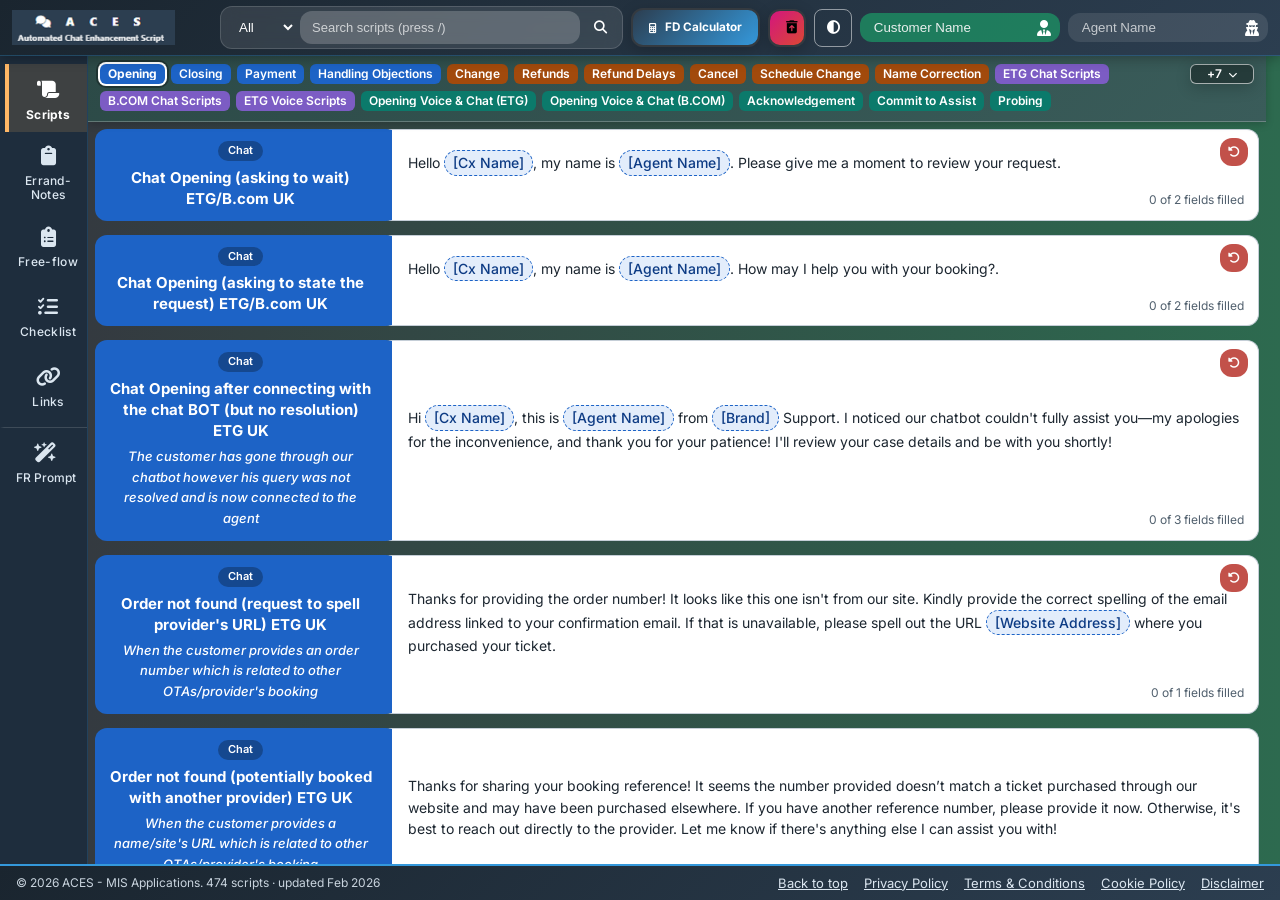
<file: index.html>
<!DOCTYPE html>
<html lang="en">
<head>
    <meta charset="UTF-8">
    <meta name="viewport" content="width=device-width, initial-scale=1.0, viewport-fit=cover, interactive-widget=resizes-content">
    <meta name="google-adsense-account" content="ca-pub-6978764838614552">
    <link rel="stylesheet" href="app-style.css">
    <link rel="stylesheet" href="errands-style.css">
    <link rel="stylesheet" href="links-style.css">
    <link rel="stylesheet" href="assets/css/aces-upgrade.css">
    <link rel="stylesheet" href="assets/css/site-footer.css">
    <link rel="stylesheet" href="assets/css/ads.css">
    <meta name="description" content="ACES: script, errand-note and checklist assistant for chat and voice agents.">
    <link href="https://cdnjs.cloudflare.com/ajax/libs/font-awesome/6.5.2/css/all.min.css" rel="stylesheet">
    <title>A C E S</title>
    <!-- Warm the ad connections early: the first request then waits less, so it is answered inside the 1 s the unit has to be seen -->
    <link rel="preconnect" href="https://pagead2.googlesyndication.com" crossorigin>
    <link rel="preconnect" href="https://googleads.g.doubleclick.net" crossorigin>
    <link rel="preconnect" href="https://tpc.googlesyndication.com" crossorigin>
    <!-- AdSense library (units are placed by assets/js/ads.js; configure slots in assets/js/config.js). onerror: a blocked library means no ad column is reserved -->
     <script async src="https://pagead2.googlesyndication.com/pagead/js/adsbygoogle.js?client=ca-pub-6978764838614552"
     crossorigin="anonymous" onerror="window.ACES_ADS_BLOCKED=true"></script>
</head>
<body>
    <a class="skip-link" href="#main-content">Skip to content</a>
    <div class="app-container">
        <div class="head-banner">
            <div class="head-logo" data-track="header.logo.click">
                <img src="Aceslogo.png" alt="Aceslogo">
            </div>
            <div class="searchbar-group">
                <select id="channel-selection" aria-label="Channel">
                    <option value="all">All</option>
                    <option value="chat">Chat</option>
                    <option value="voice">Voice</option>
                </select>
                <input type="text" id="search-input" placeholder="Search scripts (press /)" aria-label="Search scripts" autocomplete="off">
                <button id="search-action" aria-label="Search">
                    <i class="fa-solid fa-magnifying-glass"></i>
                </button>
            </div>
            <div class="quick-link">
                <div class="fd-calculator-link"><a href="/FDCalc" target="_blank" rel="noopener noreferrer" data-track="header.fdcalc.click" aria-label="FD Calculator (opens in a new tab)" title="FD Calculator">
                        <i class="fa-solid fa-calculator"></i>
                        <h3>FD Calculator</h3>
                    </a></div>
            </div>
            <div class="script-canvas-reset">
                <button class="global-script-reset" aria-label="Reset all fields" title="Reset all fields" data-track="header.reset.click">
                    <i class="fa-solid fa-trash-can-arrow-up"></i>
                </button>
            </div>
            <div class="theme-wrap"><button type="button" class="theme-toggle" aria-label="Switch dark / light cards" title="Dark / light cards"><i class="fa-solid fa-circle-half-stroke"></i></button></div>
            <div class="customer-input">
                <input type="text" id="customer" placeholder="Customer Name" aria-label="Customer name" autocomplete="off">
                <i class="fa-solid fa-user-tie"></i>
            </div>
            <div class="agent-user-input">
                <input type="text" id="user" placeholder="Agent Name" aria-label="Agent Name" autocomplete="nickname">
                <i class="fa-solid fa-user-secret"></i>
            </div>
        </div>
        <div class="app-body">
            <nav class="side-panel" aria-label="Main sections">
                <div class="nav-item active">
                    <button id="script-page-action" aria-label="Scripts" data-track="nav.rail.click" data-track-page="scripts">
                        <i class="fa-solid fa-scroll"></i>
                    </button>
                    <h3>Scripts</h3>
                    <div class="nav-tooltip">Scripts</div>
                </div>
                <div class="nav-item">
                    <button id="errands-page-action" aria-label="Errand notes" data-track="nav.rail.click" data-track-page="errands">
                        <i class="fa-solid fa-clipboard"></i>
                    </button>
                    <h3>Errand-Notes</h3>
                    <div class="nav-tooltip">Errands</div>
                </div>
                <div class="nav-item">
                    <button id="notes-page-action" aria-label="Free-flow notes" data-track="nav.rail.click" data-track-page="notes">
                        <i class="fa-solid fa-clipboard-list"></i>
                    </button>
                    <h3>Free-flow</h3>
                    <div class="nav-tooltip">Freeflow Notes</div>
                </div>
                <div class="nav-item">
                    <button id="check-list-page-action" aria-label="Process checklist" data-track="nav.rail.click" data-track-page="checklist">
                        <i class="fa-solid fa-list-check"></i>
                    </button>
                    <h3>Checklist</h3>
                    <div class="nav-tooltip">Process Checklist</div>
                </div>
                <div class="nav-item">
                    <button id="links-page-action" aria-label="Links" data-track="nav.rail.click" data-track-page="links">
                        <i class="fa-solid fa-link"></i></button>
                    <h3>Links</h3>
                    <div class="nav-tooltip">Links</div>
                </div>
                <!-- Tool page (own route). Deliberately not a .nav-item: script.js treats every .nav-item as an in-page tab and reads its <button>. -->
                <a class="nav-ext" href="/FRprompt" target="_blank" rel="noopener noreferrer" data-track="nav.rail.click" data-track-page="frprompt" aria-label="FR Prompt (opens in a new tab)" title="FR Prompt">
                    <span class="nav-ext-icon"><i class="fa-solid fa-wand-magic-sparkles" aria-hidden="true"></i></span>
                    <h3>FR Prompt</h3>
                </a>
            </nav>
            <main class="main-page" id="main-content" tabindex="-1">
                <!--Freeflow Notes-->
                <div class="sub-page" id="notes-page">
                    <h2 class="sr-only">Freeflow Notes</h2>
                    <div class="freeflow-toolbar">
                        <button class="freeflow-tool-btn" id="ff-copy-btn" data-track="freeflow.copy" title="Copy to clipboard"><i class="fa-solid fa-copy"></i> Copy</button>
                        <button class="freeflow-tool-btn" id="ff-download-btn" data-track="freeflow.save" title="Download as text file"><i class="fa-solid fa-download"></i> Save</button>
                        <button class="freeflow-tool-btn" id="ff-timestamp-btn" data-track="freeflow.timestamp" title="Insert current time"><i class="fa-solid fa-clock"></i> Timestamp</button>
                        <button class="freeflow-clear-btn" id="ff-clear-btn" data-track="freeflow.clear"><i class="fa-solid fa-trash"></i> Clear</button>
                        <span class="freeflow-char-count" id="ff-char-count">0 characters</span>
                    </div>
                    <div class="freeflow-body">
                        <div class="freeflow-input">
                            <textarea name="freeflow-textarea" id="ff-txt" aria-label="Freeflow notes" placeholder="Your notes here..."></textarea>
                        </div>
                    </div>
                </div>
                <!--Freeflow Notes End-->

                <!--Errands Note-->
                <div class="sub-page" id="errands-page">
                    <div class="errands-header">
                        Errand Notes
                    </div>
                    <div class="twin-form-box">
                        <form class="form-container" aria-labelledby="customer1-heading">
                            <h2 id="customer1-heading" class="customer-heading">Customer 1</h2>
                            <div class="form-area">
                                <div class="input-pair">
                                    <label for="input-edwin-id-1" class="input-label">Edwin Order #: </label>
                                    <input type="text" name="input-edwin-id" id="input-edwin-id-1" placeholder="Edwin Order #" class="input-field">
                                </div>
                                <div class="input-pair">
                                    <label for="input-interaction-id-1" class="input-label">Interaction ID: </label>
                                    <input type="text" name="input-interaction-id" id="input-interaction-id-1" placeholder="Interaction ID" class="input-field" aria-required="true">
                                </div>
                                <div class="input-pair">
                                    <label for="input-cxname-1" class="input-label">Customer Name: </label>
                                    <input type="text" name="input-cxname" id="input-cxname-1" placeholder="Customer Name" class="input-field" aria-required="true">
                                </div>
                                <div class="input-pair">
                                    <label for="input-dpa-1" class="input-label">DPA: </label>
                                    <input type="text" name="input-dpa" id="input-dpa-1" placeholder="DPA" class="input-field">
                                </div>
                                <div class="input-pair">
                                    <label for="input-relationship-1" class="input-label">Relationship: </label>
                                    <input type="text" name="input-relationship" id="input-relationship-1" placeholder="Relationship" class="input-field">
                                </div>
                                <div class="input-pair">
                                    <label for="input-query-1" class="input-label">Query: </label>
                                    <input type="text" name="input-query" id="input-query-1" placeholder="Query" class="input-field">
                                </div>
                                <div class="input-pair">
                                    <label for="input-resolution-1" class="input-label">Resolution: </label>
                                    <input type="text" name="input-resolution" id="input-resolution-1" placeholder="Resolution" class="input-field">
                                </div>
                                <div class="input-pair">
                                    <label for="input-yyrl-1" class="input-label">YY RL/Ticket No. Provided: </label>
                                    <input type="text" name="input-yyrl" id="input-yyrl-1" placeholder="YY RL/Ticket No. Provided" class="input-field">
                                </div>
                                <div class="input-pair">
                                    <label for="input-ghostline-1" class="input-label">Ghostline:</label>
                                    <input type="text" name="input-ghostline" id="input-ghostline-1" placeholder="Ghostline" class="input-field">
                                </div>
                                <div class="input-pair">
                                    <label for="input-validator-1" class="input-label">Validated by:</label>
                                    <input type="text" name="input-validator" id="input-validator-1" placeholder="Validated by" class="input-field">
                                </div>
                            </div>
                            <div class="notes-area">
                                <textarea name="notes" id="notes-1" aria-label="Customer 1 notes" placeholder="Add your notes here..."></textarea>
                            </div>
                            <div class="form-action">
                                <button type="button" class="copy-button" data-track="errands.form.copy"><i class="fa-solid fa-copy"></i> Copy</button>
                                <button type="button" class="clear-button" data-track="errands.form.clear"><i class="fa-solid fa-trash"></i> Clear</button>
                                <button type="button" class="archive-button" data-track="errands.form.archive"><i class="fa-solid fa-box-archive"></i> Archive</button>
                            </div>
                        </form>
                        <form class="form-container" aria-labelledby="customer2-heading">
                            <h2 id="customer2-heading" class="customer-heading">Customer 2</h2>
                            <div class="form-area">
                                <div class="input-pair">
                                    <label for="input-edwin-id-2" class="input-label">Edwin Order #: </label>
                                    <input type="text" name="input-edwin-id" id="input-edwin-id-2" placeholder="Edwin Order #" class="input-field">
                                </div>
                                <div class="input-pair">
                                    <label for="input-interaction-id-2" class="input-label">Interaction ID: </label>
                                    <input type="text" name="input-interaction-id" id="input-interaction-id-2" placeholder="Interaction ID" class="input-field" aria-required="true">
                                </div>
                                <div class="input-pair">
                                    <label for="input-cxname-2" class="input-label">Customer Name: </label>
                                    <input type="text" name="input-cxname" id="input-cxname-2" placeholder="Customer Name" class="input-field" aria-required="true">
                                </div>
                                <div class="input-pair">
                                    <label for="input-dpa-2" class="input-label">DPA: </label>
                                    <input type="text" name="input-dpa" id="input-dpa-2" placeholder="DPA" class="input-field">
                                </div>
                                <div class="input-pair">
                                    <label for="input-relationship-2" class="input-label">Relationship: </label>
                                    <input type="text" name="input-relationship" id="input-relationship-2" placeholder="Relationship" class="input-field">
                                </div>
                                <div class="input-pair">
                                    <label for="input-query-2" class="input-label">Query: </label>
                                    <input type="text" name="input-query" id="input-query-2" placeholder="Query" class="input-field">
                                </div>
                                <div class="input-pair">
                                    <label for="input-resolution-2" class="input-label">Resolution: </label>
                                    <input type="text" name="input-resolution" id="input-resolution-2" placeholder="Resolution" class="input-field">
                                </div>
                                <div class="input-pair">
                                    <label for="input-yyrl-2" class="input-label">YY RL/Ticket No. Provided: </label>
                                    <input type="text" name="input-yyrl" id="input-yyrl-2" placeholder="YY RL/Ticket No. Provided" class="input-field">
                                </div>
                                <div class="input-pair">
                                    <label for="input-ghostline-2" class="input-label">Ghostline: </label>
                                    <input type="text" name="input-ghostline" id="input-ghostline-2" placeholder="Ghostline" class="input-field">
                                </div>
                                <div class="input-pair">
                                    <label for="input-validator-2" class="input-label">Validated by: </label>
                                    <input type="text" name="input-validator" id="input-validator-2" placeholder="Validated by" class="input-field">
                                </div>
                            </div>
                            <div class="notes-area">
                                <textarea name="notes" id="notes-2" aria-label="Customer 2 notes" placeholder="Add your notes here..."></textarea>
                            </div>
                            <div class="form-action">
                                <button type="button" class="copy-button" data-track="errands.form.copy"><i class="fa-solid fa-copy"></i> Copy</button>
                                <button type="button" class="clear-button" data-track="errands.form.clear"><i class="fa-solid fa-trash"></i> Clear</button>
                                <button type="button" class="archive-button" data-track="errands.form.archive"><i class="fa-solid fa-box-archive"></i> Archive</button>
                            </div>
                        </form>
                    </div>
                    
                    <div class="archived-errands-section">
                        <div class="archive-header">
                            <h3>Archived Errands</h3>
                            <p class="archive-note">Archived errands are deleted automatically after 24 hours.</p>
                            <div class="archive-actions">
                                <button id="copy-all-btn" data-track="errands.archive.copy_all" class="archive-action-btn">
                                    <i class="fa-solid fa-copy"></i> Copy All
                                </button>
                                <button id="download-excel-btn" data-track="errands.archive.excel" class="archive-action-btn">
                                    <i class="fa-solid fa-file-excel"></i> Download Excel
                                </button>
                                <button id="clear-archive-btn" data-track="errands.archive.clear" class="archive-action-btn">
                                    <i class="fa-solid fa-trash-can"></i> Clear Archive
                                </button>
                            </div>
                        </div>
                        <div class="archived-table-container">
                            <table id="archived-errands-table">
                                <thead>
                                    <tr>
                                        <th>Edwin ID</th>
                                        <th>Interaction ID</th>
                                        <th>Customer Name</th>
                                        <th>DPA</th>
                                        <th>Relationship</th>
                                        <th>Query</th>
                                        <th>Resolution</th>
                                        <th>YY RL/Ticket</th>
                                        <th>Ghostline</th>
                                        <th>Validated by</th>
                                        <th>Notes</th>
                                        <th>Archived Date</th>
                                        <th>Actions</th>
                                    </tr>
                                </thead>
                                <tbody id="archived-errands-body">
                                    <!-- Archived errands will be added here dynamically -->
                                </tbody>
                            </table>
                            <div id="no-archives-message" class="no-archives-message">No archived errands</div>
                        </div>
                    </div>
                </div>
                <!--Errands Note End-->

                <!--Script Page-->
                <div class="sub-page active" id="script-page">
                    <div class="script-nav-container">
                        <div class="skeleton skeleton-tabs" aria-hidden="true"><span></span><span></span><span></span><span></span><span></span><span></span><span></span><span></span><span></span><span></span><span></span><span></span></div>
                    </div>
                    <p id="search-count" class="search-count" role="status"></p>
                    <div class="script-canvas" aria-busy="true"><div class="skeleton" aria-hidden="true"><div class="sk-row"><div class="sk-title"></div><div class="sk-stack"><div class="sk-card"></div><div class="sk-card"></div></div></div><div class="sk-row"><div class="sk-title"></div><div class="sk-stack"><div class="sk-card"></div></div></div><div class="sk-row"><div class="sk-title"></div><div class="sk-stack"><div class="sk-card"></div><div class="sk-card"></div><div class="sk-card"></div></div></div></div>
                        <p id="load-state" class="sr-only" role="status">Loading scripts…</p></div>
                    <div class="no-search-results">
                        <i class="fa-solid fa-magnifying-glass"></i>
                        <p>No matching scripts found</p>
                    </div>
                </div>

                <!--Checklist Page-->
                <div class="sub-page" id="check-list-page">
                    <div class="check-list-nav-container">
                        <button id="Automated Void-nav" class="listnav-btn">Automated Void</button>
                        <button id="Automated Exchange-nav" class="listnav-btn">Automated Exchange</button>
                        <button id="Automated Cancel-nav" class="listnav-btn">Automated Cancel</button>
                        <button id="Manual Void-nav" class="listnav-btn active">Manual Void</button>
                        <button id="Manual Partial Exchange-nav" class="listnav-btn">Manual Partial Exchange</button>
                        <button id="Manual Unused Exchange-nav" class="listnav-btn">Manual Unused Exchange</button>
                        <button id="Manual Cancel-nav" class="listnav-btn">Manual Cancel</button>
                    </div>
                    <div class="checklist-canvas"></div>
                </div>
                
                <div class="sub-page" id="links-page">
                    <div class="links-header">
                        Quick Links
                    </div>
                    <div class="links-container">
                        <div class="links-btn-container">
                            <div class="link-list"><a href="https://forms.office.com/Pages/ResponsePage.aspx?id=--z4I5BqwkaWyko2JyG4LK80vquCs1VLubaKa5VOj6lUME5JSjgzUlVOMTE2VTNBQzZRVU1MRjQ4MS4u" target="_blank" rel="noopener noreferrer" data-track="links.tile.click" data-track-label="Support Placement / Transfer Tracker">
                                <i class="fa-solid fa-user-plus"></i>
                                <h3>Support Placement / Transfer Tracker</h3>
                            </a></div>
                            <div class="link-list"><a href="https://wnsgs.sharepoint.com/:l:/s/EtraveliData/JADs7BttA97oR5hmOl2D4rKhAQpUqbEa3PdfDRorhKbkOWk?nav=MWViZDkyMTItNDU0Ny00ZmFlLWFhOWItMTY3ZDE5YWUxMGRi" target="_blank" rel="noopener noreferrer" data-track="links.tile.click" data-track-label="First Touch and Manual Transaction track">
                                <i class="fa-solid fa-toolbox"></i>
                                <h3>First Touch and Manual Transaction tracker</h3>
                            </a></div>
                            <div class="link-list"><a href="https://forms.office.com/Pages/ResponsePage.aspx?id=--z4I5BqwkaWyko2JyG4LK80vquCs1VLubaKa5VOj6lUMlNXMFM5VEIyWVIxVVdSNk1LRkZOR09RNi4u" target="_blank" rel="noopener noreferrer" data-track="links.tile.click" data-track-label="(Supervisor Only) 6th-7th Day OT per Wee">
                                <i class="fa-solid fa-stopwatch"></i>
                                <h3><strong>(Supervisor Only)</strong> 6th-7th Day OT per Week Tracker</h3>
                            </a></div>
                            <div class="link-list"><a href="https://forms.office.com/r/N71Lh4Ve3J" target="_blank" rel="noopener noreferrer" data-track="links.tile.click" data-track-label="Daily Void Tracker">
                                <i class="fa-solid fa-eraser"></i>
                                <h3>Daily Void Tracker</h3>
                            </a></div>
                        </div>
                    </div>
                </div>

                <!-- Site Footer -->
            </main>
                <footer class="site-footer">
                <div class="footer-bottom">
                    <div class="copyright">&copy; <span id="year">2026</span> ACES - MIS Applications. <span id="footer-meta"></span></div>
                    <div class="footer-actions">
                        <a href="#main-content" class="to-top">Back to top</a>
                        <button type="button" class="legal-toggle" aria-expanded="false" aria-controls="legal-links">Legal</button>
                        <div class="legal-links" id="legal-links">
                        <a href="privacy-policy.html" target="_blank" rel="noopener" data-track="footer.legal.click" data-track-label="privacy-policy.html">Privacy Policy</a>
                        <a href="terms-conditions.html" target="_blank" rel="noopener" data-track="footer.legal.click" data-track-label="terms-conditions.html">Terms & Conditions</a>
                        <a href="cookie-policy.html" target="_blank" rel="noopener" data-track="footer.legal.click" data-track-label="cookie-policy.html">Cookie Policy</a>
                        <a href="adsense-disclaimer.html" target="_blank" rel="noopener" data-track="footer.legal.click" data-track-label="adsense-disclaimer.html">Disclaimer</a>
                        </div>
                    </div>
                </div>
            </footer>
        </div>
        <div id="aces-live" class="sr-only" role="status" aria-live="polite"></div>

    </div>


    <script src="assets/js/config.js"></script>
    <script src="assets/js/site-footer.js"></script><!-- footer year, Legal pop-up, Back to top (shared with /FDCalc and /FRprompt) -->
    <script src="assets/js/tracker.js"></script>
    <script src="assets/js/ga-bridge.js"></script><!-- forwards tracker events to GA4 (tag is injected by Netlify) -->
    <script src="assets/js/data.js"></script>
    <script src="assets/js/search.js"></script>
    <script src="scripts-data.js" defer></script><!-- generated fallback for file:// use; see tools/build-data.mjs -->
    <script src="checklist-data.js" defer></script>
    <script src="script.js" defer></script>
    <script src="copy-functions.js" defer></script>
    <script src="sync-inputs.js" defer></script>
    <script src="errands-page.js" defer></script>
    <script src="links-page.js" defer></script>
    <script src="checklistcontrol.js" defer></script>
    <script src="assets/js/ads.js" defer></script>
    <script src="assets/js/tabs.js" defer></script>
    <script src="assets/js/app.js" defer></script>
    <script src="assets/js/freeflow.js" defer></script>
    <script src="assets/js/session.js" defer></script><!-- version check every 10 min + input snapshot/restore -->
</body>

</html>
</file>
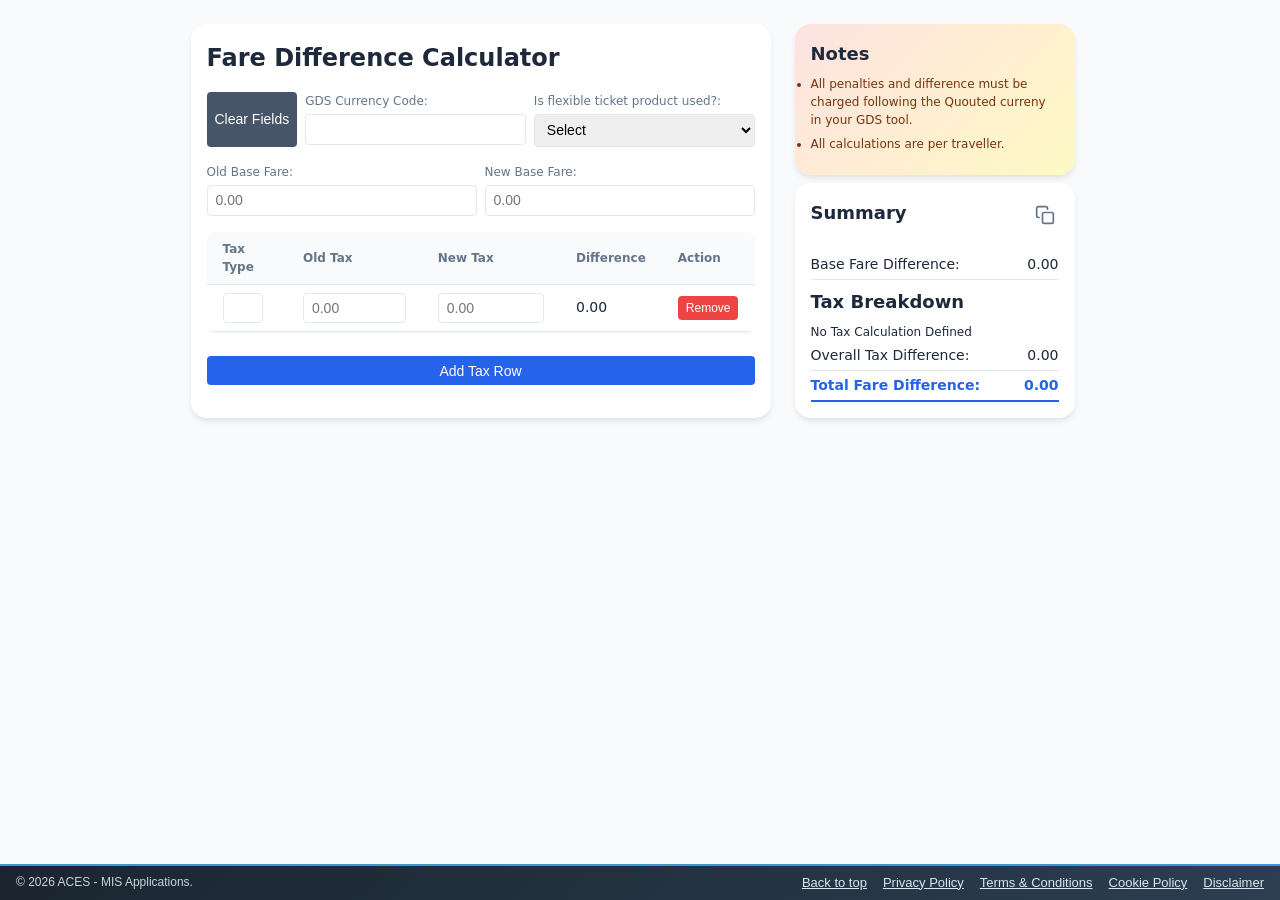
<file: FDCalc/index.html>
<!DOCTYPE html>
<html lang="en">
<head>
    <meta charset="UTF-8">
    <meta name="viewport" content="width=device-width, initial-scale=1.0, viewport-fit=cover">
    <meta name="google-adsense-account" content="ca-pub-6978764838614552">
    <meta name="description" content="Fare Difference Calculator: fare difference, airline penalty, service fee and tax breakdown for a flight change. Part of ACES - MIS Applications.">
    <title>Fare Difference Calculator</title>
    <link rel="stylesheet" href="/FDCalc/styles.css">
    <link rel="stylesheet" href="/assets/css/site-footer.css">
    <link rel="stylesheet" href="/assets/css/ads.css">
    <link rel="stylesheet" href="/assets/css/tools-shell.css">
    <!-- Warm the ad connections early (same as the Scripts app) -->
    <link rel="preconnect" href="https://pagead2.googlesyndication.com" crossorigin>
    <link rel="preconnect" href="https://googleads.g.doubleclick.net" crossorigin>
    <link rel="preconnect" href="https://tpc.googlesyndication.com" crossorigin>
    <!-- AdSense library, loaded ONCE. The ad unit itself is placed by /assets/js/ads.js (slots and sizes: /assets/js/config.js). onerror: a blocked library means no ad column is reserved -->
    <script async src="https://pagead2.googlesyndication.com/pagead/js/adsbygoogle.js?client=ca-pub-6978764838614552"
     crossorigin="anonymous" onerror="window.ACES_ADS_BLOCKED=true"></script>
</head>
<body data-page="fdcalc" data-ads-auto>
    <a class="skip-link" href="#main-content">Skip to content</a>
    <div class="app-container">
        <div class="app-body">
            <main class="main-page" id="main-content" tabindex="-1">
                <div class="tool-canvas">
                    <div class="tool-content">
            <div class="container">
                <div class="main-content">
                    <h1>Fare Difference Calculator</h1>
                
                    <div class="controls">
                        <button class="clear-fields-button" id="clear-fields-button">Clear Fields</button>
                        <div class="input-group">
                            <label for="gdscurrency">GDS Currency Code:</label>
                            <input type="text" id="gdscurrency" placeholder="" maxlength="3" pattern="[A-Za-z]{1,3}" required>
                        </div>
                         <div class="input-group">
                            <label for="flexibilitySelect">Is flexible ticket product used?:</label>
                            <select id="flexibilitySelect">
                                <option value="Select">Select</option>
                                <option value="Yes">Yes</option>
                                <option value="No">No</option>
                            </select>
                        </div>
                    </div>
                    <div class="controls">
                       <div class="input-group" id="airlinePenaltyRow" style="display: none;">
                            <label for="airlinePenalty">Airline Penalty:</label>
                            <input type="number" id="airlinePenalty" placeholder="0.00" min="0" step="0.01">
                        </div>
                        <div class="input-group" id="serviceFeeRow" style="display: none;">
                            <label for="serviceFee">Service Fee:</label>
                            <input type="number" id="serviceFee" placeholder="0.00" min="0" step="0.01">
                        </div>
                        <div class="input-group" id="serviceFeeCurrencyRow" style="display: none;">
                            <label for="serviceFee">Service Fee Currency:</label>
                            <input type="text" id="serviceFeeCurrency" placeholder="" maxlength="3" pattern="[A-Za-z]{1,3}" required>
                        </div>
                         <div class="input-group">
                            <label for="baseOldFare">Old Base Fare:</label>
                            <input type="number" id="baseOldFare" placeholder="0.00" min="0" step="0.01">
                        </div>
                        <div class="input-group">
                            <label for="baseNewFare">New Base Fare:</label>
                            <input type="number" id="baseNewFare" placeholder="0.00" min="0" step="0.01">
                        </div>
                    </div>
                    <div class="table-container">
                        <table>
                            <thead>
                                <tr>
                                    <th>Tax Type</th>
                                    <th>Old Tax</th>
                                    <th>New Tax</th>
                                    <th>Difference</th>
                                    <th>Action</th>
                                </tr>
                            </thead>
                            <tbody id="taxTableBody">
                                <tr id="taxRow1">
                                    <td><input type="text" id="taxType1" maxlength="2" class="tax-type"></td>
                                    <td><input type="number" id="oldFare1" placeholder="0.00" min="0" step="0.01"></td>
                                    <td><input type="number" id="newFare1" placeholder="0.00" min="0" step="0.01"></td>
                                    <td id="taxDiff1" class="currency">0.00</td>
                                    <td><button class="remove-tax-button" onclick="removeTaxRow(1)">Remove</button></td>
                                </tr>
                            </tbody>
                        </table>
                    </div>
                    <button class="add-tax-button" id="addTaxButton" onclick="addTaxRow()">Add Tax Row</button>
                    <div id="maxTaxAlert" class="alert" style="display: none;">
                        Maximum number of tax rows reached.
                    </div>
                </div>
                <div class="side-panel">
                    <div class="notes">
                        <h3>Notes</h3>
                        <ul>
                            <li>All penalties and difference must be charged following the Quouted curreny in your GDS tool.</li>
                            <li>All calculations are per traveller.</li>
                        </ul>
                    </div>
                    <div class="summary">
                        <div class="summary-header">
                            <h2>Summary</h2>
                            <button class="copy-button" id="copyButton" onclick="handleCopy()">
                                <svg xmlns="http://www.w3.org/2000/svg" width="20" height="20" viewBox="0 0 24 24" fill="none" stroke="currentColor" stroke-width="2" stroke-linecap="round" stroke-linejoin="round">
                                    <rect x="9" y="9" width="13" height="13" rx="2" ry="2"></rect>
                                    <path d="M5 15H4a2 2 0 0 1-2-2V4a2 2 0 0 1 2-2h9a2 2 0 0 1 2 2v1"></path>
                                </svg>
                            </button>
                        </div>
                        <div class="summary-item" style="display: none;">
                            <span>Base Fare Difference:</span>
                            <span class="currency" id="totalBaseFare">0.00</span>
                        </div>
                        <div class="summary-item">
                            <span>Base Fare Difference:</span>
                            <span class="currency" id="totalBaseFareshow">0.00</span>
                        </div>
                        <div class="summary-item" id="Penaltysummary" style="display: none;">
                            <span>Airline Penalty:</span>
                            <span class="currency" id="Penaltysummary">0.00</span>
                        </div>
                        <div class="tax-breakdown">
                            <h3>Tax Breakdown</h3>
                            <div class="tax-list"></div>
                        </div>
                        <div class="summary-item">
                            <span>Overall Tax Difference:</span>
                            <span class="currency" id="taxDifference">0.00</span>
                        </div>
                        <div class="summary-item total">
                            <span>Total Fare Difference:</span>
                            <span class="currency" id="totalFareDiff">0.00</span>
                        </div>
                        <div class="summary-item total" id="Servicefeesummary" style="display: none;">
                            <span>Service Fee:</span>
                            <span class="currency" id="Servicefeesummary">0.00</span>
                        </div>
                    </div>
                </div>
            </div>
                    </div>
                </div>
            </main>
            <footer class="site-footer">
                <div class="footer-bottom">
                    <div class="copyright">&copy; <span id="year">2026</span> ACES - MIS Applications. <span id="footer-meta"></span></div>
                    <div class="footer-actions">
                        <a href="#main-content" class="to-top">Back to top</a>
                        <button type="button" class="legal-toggle" aria-expanded="false" aria-controls="legal-links">Legal</button>
                        <div class="legal-links" id="legal-links">
                        <a href="/privacy-policy.html" target="_blank" rel="noopener" data-track="footer.legal.click" data-track-label="privacy-policy.html">Privacy Policy</a>
                        <a href="/terms-conditions.html" target="_blank" rel="noopener" data-track="footer.legal.click" data-track-label="terms-conditions.html">Terms &amp; Conditions</a>
                        <a href="/cookie-policy.html" target="_blank" rel="noopener" data-track="footer.legal.click" data-track-label="cookie-policy.html">Cookie Policy</a>
                        <a href="/adsense-disclaimer.html" target="_blank" rel="noopener" data-track="footer.legal.click" data-track-label="adsense-disclaimer.html">Disclaimer</a>
                        </div>
                    </div>
                </div>
            </footer>
        </div>
    </div>

    <script src="/assets/js/config.js"></script>
    <script src="/assets/js/site-footer.js"></script>
    <script src="/assets/js/tracker.js"></script>
    <script src="/assets/js/ga-bridge.js"></script><!-- forwards tracker events to GA4 (tag is injected by Netlify) -->
    <script src="/assets/js/ads.js" defer></script>
    <script src="/FDCalc/script.js"></script>
</body>
</html>
</file>
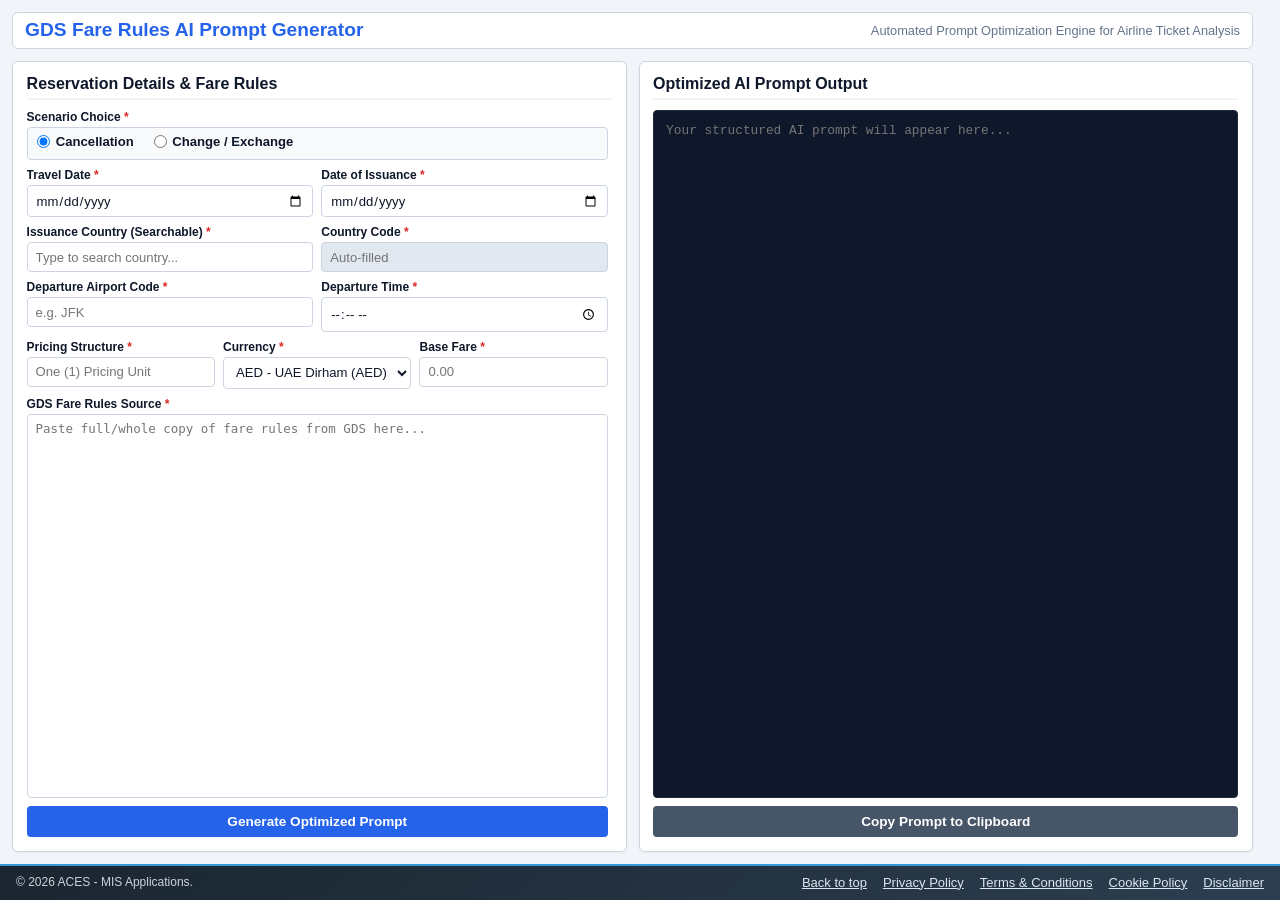
<file: FRprompt/index.html>
<!DOCTYPE html>
<html lang="en">
<head>
    <meta charset="UTF-8">
    <meta name="viewport" content="width=device-width, initial-scale=1.0, viewport-fit=cover">
    <meta name="google-adsense-account" content="ca-pub-6978764838614552">
    <meta name="description" content="GDS Fare Rules AI Prompt Generator: build a ready-to-paste AI prompt from GDS fare rules. Part of ACES - MIS Applications.">
    <title>GDS Fare Rules AI Prompt Generator</title>
    <link rel="stylesheet" href="/FRprompt/styles.css">
    <link rel="stylesheet" href="/assets/css/site-footer.css">
    <link rel="stylesheet" href="/assets/css/ads.css">
    <link rel="stylesheet" href="/assets/css/tools-shell.css">
    <!-- Warm the ad connections early (same as the Scripts app) -->
    <link rel="preconnect" href="https://pagead2.googlesyndication.com" crossorigin>
    <link rel="preconnect" href="https://googleads.g.doubleclick.net" crossorigin>
    <link rel="preconnect" href="https://tpc.googlesyndication.com" crossorigin>
    <!-- AdSense library, loaded ONCE. The ad unit itself is placed by /assets/js/ads.js (slots and sizes: /assets/js/config.js). onerror: a blocked library means no ad column is reserved -->
    <script async src="https://pagead2.googlesyndication.com/pagead/js/adsbygoogle.js?client=ca-pub-6978764838614552"
     crossorigin="anonymous" onerror="window.ACES_ADS_BLOCKED=true"></script>
</head>
<body data-page="frprompt" data-ads-auto>
    <a class="skip-link" href="#main-content">Skip to content</a>
    <div class="app-container">
        <div class="app-body">
            <main class="main-page" id="main-content" tabindex="-1">
                <div class="tool-canvas">
                    <div class="tool-content">
                    <div class="app-wrapper">
                      <header>
                        <h1>GDS Fare Rules AI Prompt Generator</h1>
                        <p>Automated Prompt Optimization Engine for Airline Ticket Analysis</p>
                      </header>

                      <div class="main-grid">
                        <!-- INPUT FORM CARD -->
                        <div class="card">
                          <h2>Reservation Details & Fare Rules</h2>
                          <form id="promptForm" class="form-container">
                            
                            <div class="form-group">
                              <label>Scenario Choice <span class="req">*</span></label>
                              <div class="radio-container">
                                <label class="radio-option">
                                  <input type="radio" name="choice" value="Cancellation" checked> Cancellation
                                </label>
                                <label class="radio-option">
                                  <input type="radio" name="choice" value="Change"> Change / Exchange
                                </label>
                              </div>
                            </div>

                            <div class="form-row">
                              <div class="form-group">
                                <label for="travelDate">Travel Date <span class="req">*</span></label>
                                <input type="date" id="travelDate" required>
                              </div>
                              <div class="form-group">
                                <label for="issuanceDate">Date of Issuance <span class="req">*</span></label>
                                <input type="date" id="issuanceDate" required>
                              </div>
                            </div>

                            <div class="form-row">
                              <div class="form-group">
                                <label for="countryInput">Issuance Country (Searchable) <span class="req">*</span></label>
                                <input type="text" id="countryInput" list="countryList" placeholder="Type to search country..." required oninput="handleCountryChange()">
                                <datalist id="countryList"></datalist>
                              </div>
                              <div class="form-group">
                                <label for="countryCode">Country Code <span class="req">*</span></label>
                                <input type="text" id="countryCode" placeholder="Auto-filled" required readonly style="background-color: #e2e8f0;">
                              </div>
                            </div>

                            <div class="form-row">
                              <div class="form-group">
                                <label for="departureCity">Departure Airport Code <span class="req">*</span></label>
                                <input type="text" id="departureCity" placeholder="e.g. JFK" required>
                              </div>
                              <div class="form-group">
                                <label for="departureTime">Departure Time <span class="req">*</span></label>
                                <input type="time" id="departureTime" required>
                              </div>
                            </div>

                            <div class="form-row-3">
                              <div class="form-group">
                                <label for="pricingStructure">Pricing Structure <span class="req">*</span></label>
                                <input type="text" id="pricingStructure" placeholder="One (1) Pricing Unit" required>
                              </div>
                              <div class="form-group">
                                <label for="currency">Currency <span class="req">*</span></label>
                                <select id="currency" required></select>
                              </div>
                              <div class="form-group">
                                <label for="baseFare">Base Fare <span class="req">*</span></label>
                                <input type="number" id="baseFare" step="0.01" placeholder="0.00" required>
                              </div>
                            </div>

                            <div class="form-group fare-rules-group">
                              <label for="fareRules">GDS Fare Rules Source <span class="req">*</span></label>
                              <textarea id="fareRules" placeholder="Paste full/whole copy of fare rules from GDS here..." required></textarea>
                            </div>

                            <button type="submit" class="btn">Generate Optimized Prompt</button>
                          </form>
                        </div>

                        <!-- GENERATED OUTPUT CARD -->
                        <div class="card output-card">
                          <h2>Optimized AI Prompt Output</h2>
                          <textarea id="outputPrompt" class="output-area" readonly placeholder="Your structured AI prompt will appear here..."></textarea>
                          <button id="copyBtn" class="btn btn-secondary" onclick="copyPrompt()">Copy Prompt to Clipboard</button>
                        </div>
                      </div>
                    </div>

                    <!-- Dynamic Toast Notification Container -->
                    </div>
                </div>
            </main>
            <footer class="site-footer">
                <div class="footer-bottom">
                    <div class="copyright">&copy; <span id="year">2026</span> ACES - MIS Applications. <span id="footer-meta"></span></div>
                    <div class="footer-actions">
                        <a href="#main-content" class="to-top">Back to top</a>
                        <button type="button" class="legal-toggle" aria-expanded="false" aria-controls="legal-links">Legal</button>
                        <div class="legal-links" id="legal-links">
                        <a href="/privacy-policy.html" target="_blank" rel="noopener" data-track="footer.legal.click" data-track-label="privacy-policy.html">Privacy Policy</a>
                        <a href="/terms-conditions.html" target="_blank" rel="noopener" data-track="footer.legal.click" data-track-label="terms-conditions.html">Terms &amp; Conditions</a>
                        <a href="/cookie-policy.html" target="_blank" rel="noopener" data-track="footer.legal.click" data-track-label="cookie-policy.html">Cookie Policy</a>
                        <a href="/adsense-disclaimer.html" target="_blank" rel="noopener" data-track="footer.legal.click" data-track-label="adsense-disclaimer.html">Disclaimer</a>
                        </div>
                    </div>
                </div>
            </footer>
        </div>
    </div>
    <div id="toastContainer" class="toast-container"></div>

    <script src="/assets/js/config.js"></script>
    <script src="/assets/js/site-footer.js"></script>
    <script src="/assets/js/tracker.js"></script>
    <script src="/assets/js/ga-bridge.js"></script><!-- forwards tracker events to GA4 (tag is injected by Netlify) -->
    <script src="/assets/js/ads.js" defer></script>
    <script src="/FRprompt/script.js"></script>
</body>
</html>
</file>
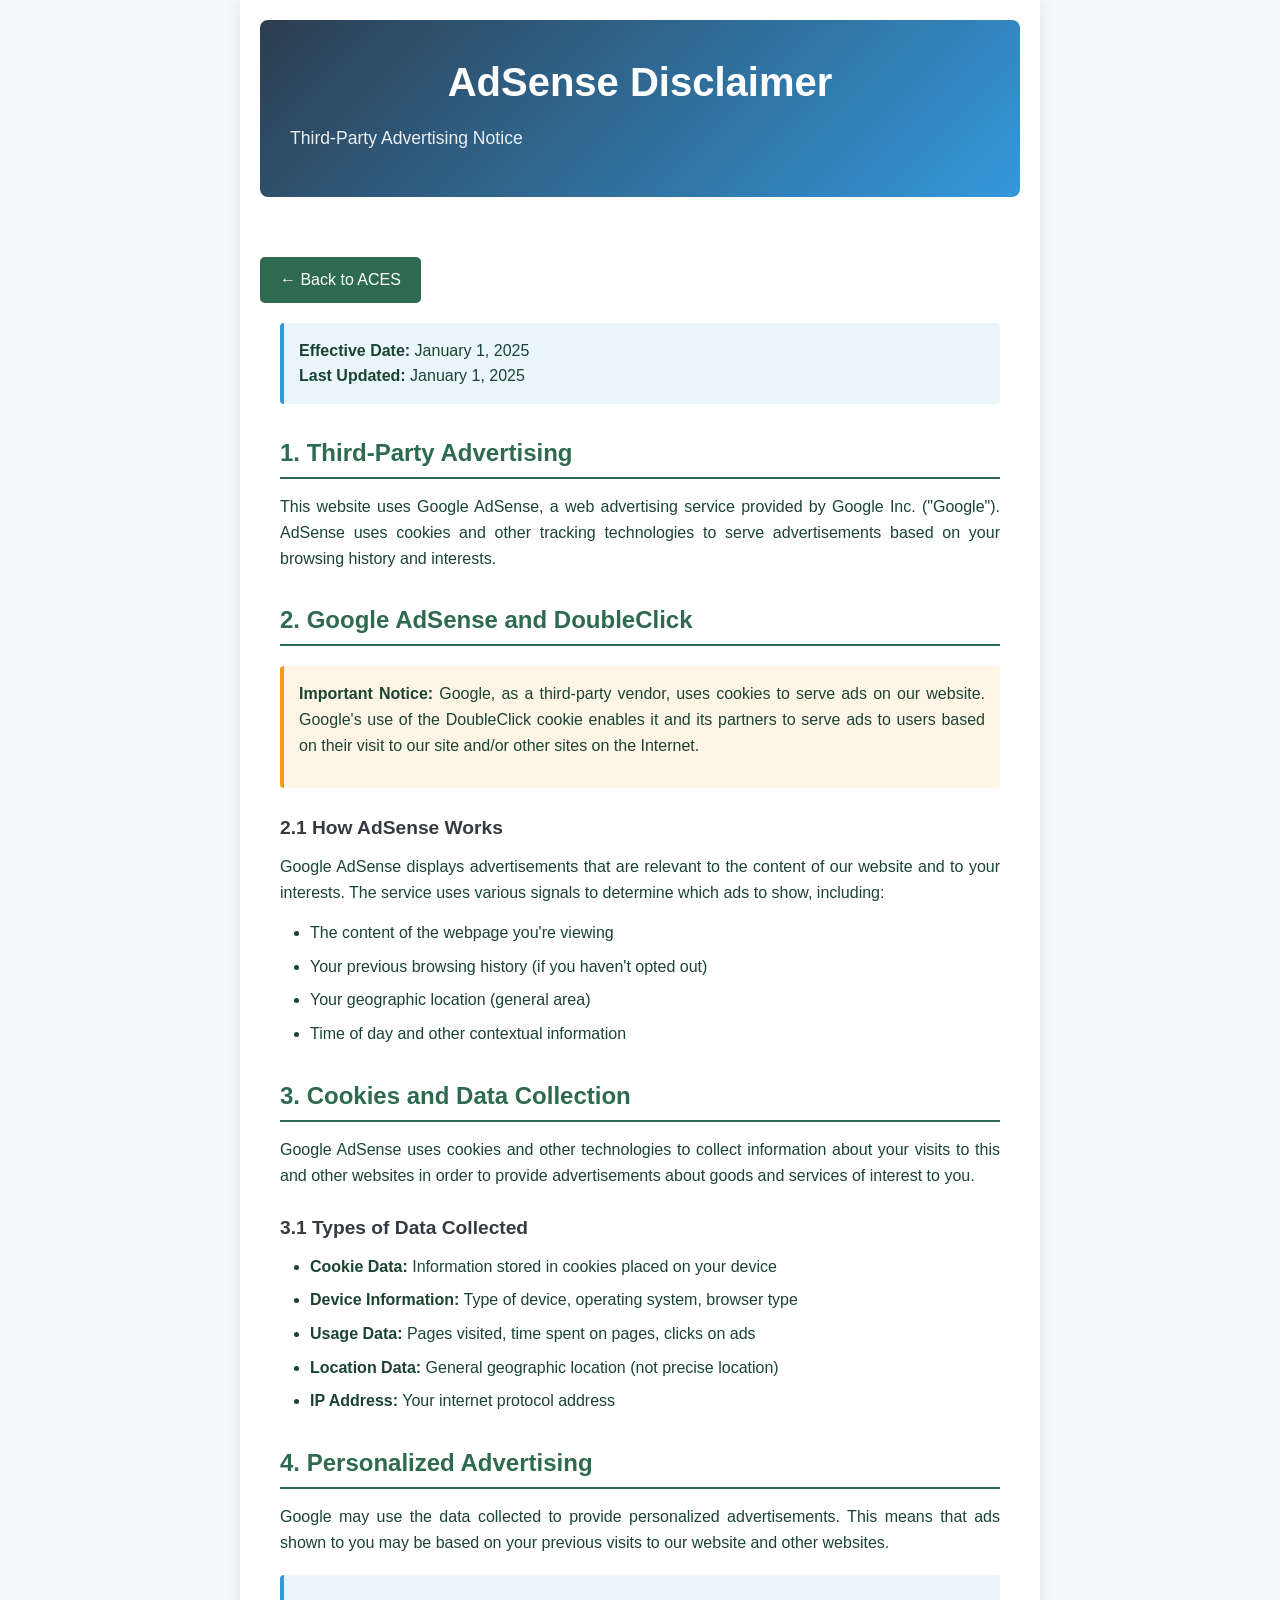
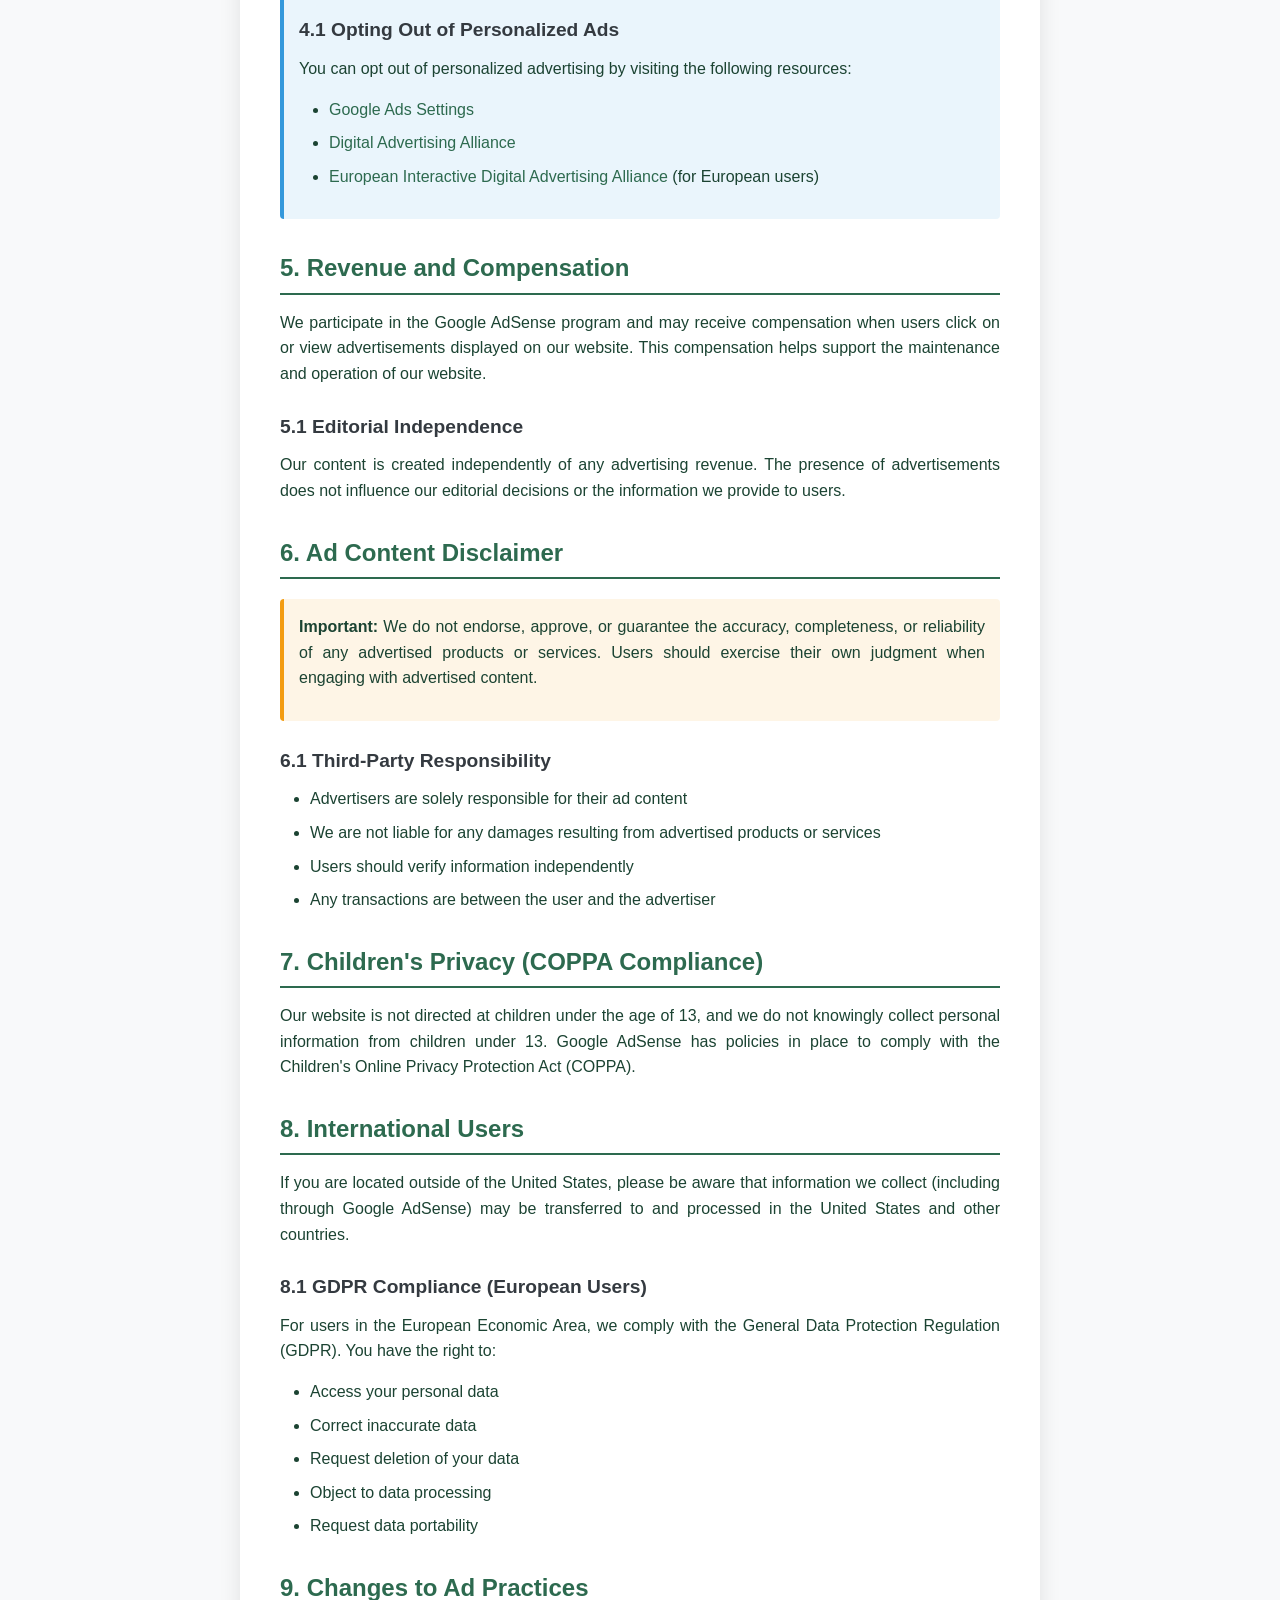
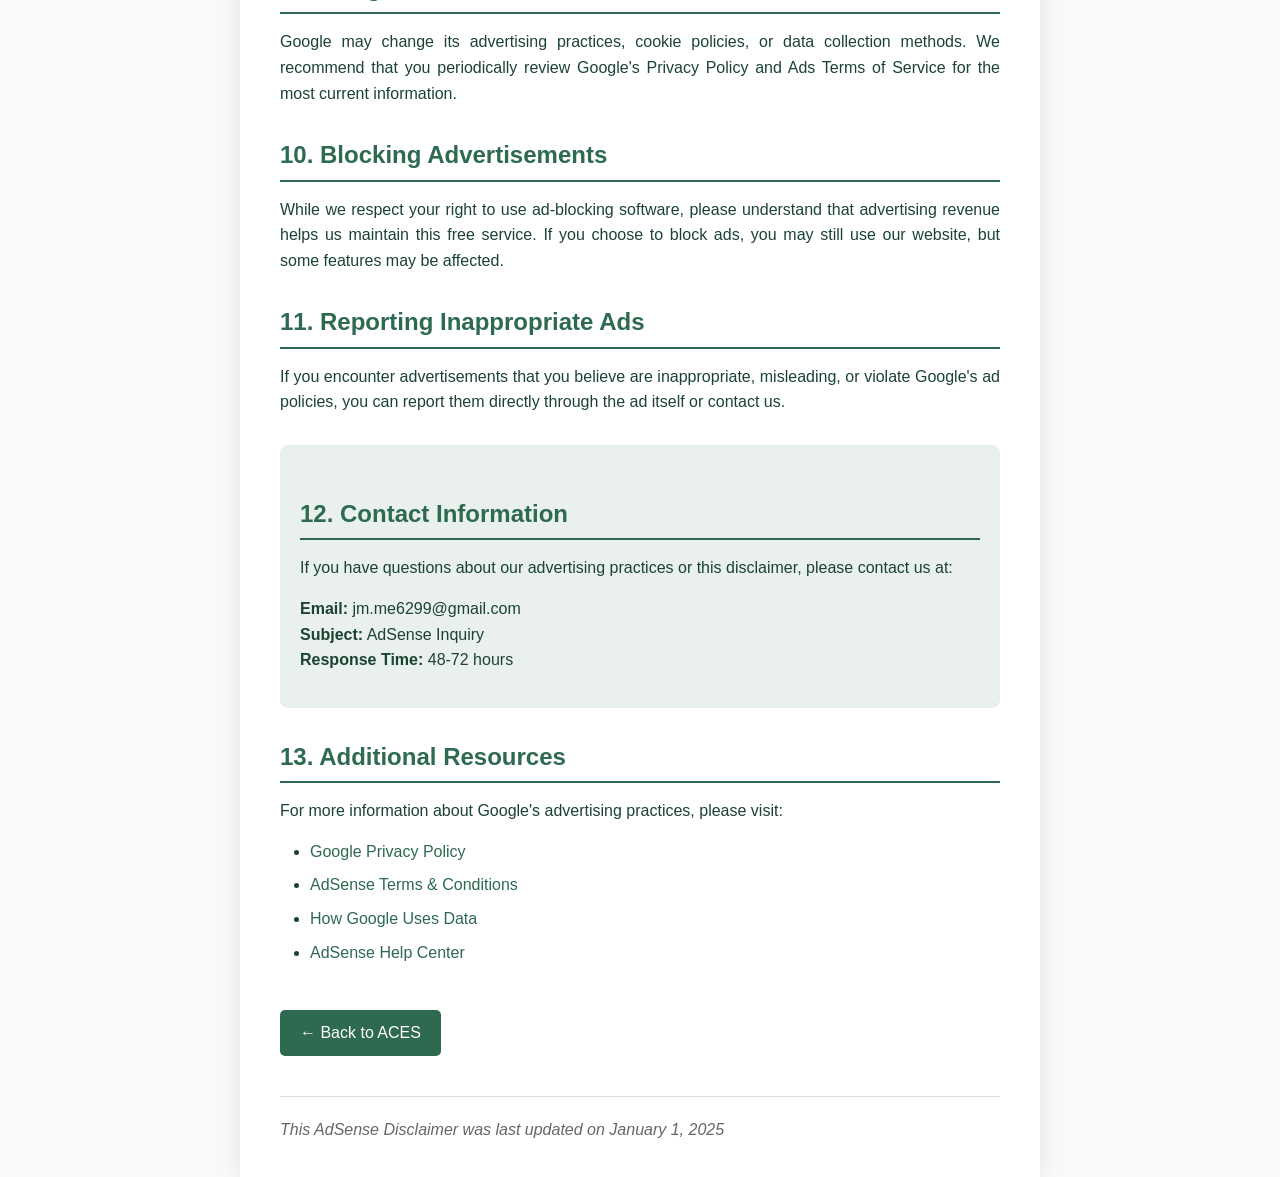
<file: adsense-disclaimer.html>
<!DOCTYPE html>
<html lang="en">
<head>
    <meta charset="UTF-8">
    <meta name="viewport" content="width=device-width, initial-scale=1.0">
    <title>AdSense Disclaimer - ACES</title>
    <style>
        :root {
            --primary-color: #2d6a4f;
            --secondary-color: #343a40;
            --background-color: #f8f9fa;
            --text-color: #1b4332;
            --white: #ffffff;
        }

        * {
            margin: 0;
            padding: 0;
            box-sizing: border-box;
        }

        body {
            font-family: 'Inter', -apple-system, BlinkMacSystemFont, 'Segoe UI', sans-serif;
            background: var(--background-color);
            line-height: 1.6;
            color: var(--text-color);
        }

        .container {
            max-width: 800px;
            margin: 0 auto;
            padding: 20px;
            background: white;
            min-height: 100vh;
            box-shadow: 0 0 20px rgba(0,0,0,0.1);
        }

        .header {
            background: linear-gradient(135deg, #2c3e50, #3498db);
            color: white;
            padding: 30px;
            border-radius: 8px;
            margin-bottom: 30px;
            text-align: center;
        }

        .header h1 {
            font-size: 2.5rem;
            margin-bottom: 10px;
        }

        .header p {
            opacity: 0.9;
            font-size: 1.1rem;
        }

        .content {
            padding: 0 20px;
        }

        h2 {
            color: var(--primary-color);
            margin-top: 30px;
            margin-bottom: 15px;
            font-size: 1.5rem;
            border-bottom: 2px solid var(--primary-color);
            padding-bottom: 5px;
        }

        h3 {
            color: var(--secondary-color);
            margin-top: 25px;
            margin-bottom: 10px;
            font-size: 1.2rem;
        }

        p {
            margin-bottom: 15px;
            text-align: justify;
        }

        ul {
            margin-left: 30px;
            margin-bottom: 15px;
        }

        ul li {
            margin-bottom: 8px;
        }

        .highlight {
            background: rgba(52, 152, 219, 0.1);
            padding: 15px;
            border-left: 4px solid #3498db;
            margin: 20px 0;
            border-radius: 4px;
        }

        .important {
            background: rgba(243, 156, 18, 0.1);
            padding: 15px;
            border-left: 4px solid #f39c12;
            margin: 20px 0;
            border-radius: 4px;
        }

        .contact-info {
            background: rgba(45, 106, 79, 0.1);
            padding: 20px;
            border-radius: 8px;
            margin: 30px 0;
        }

        .back-link {
            display: inline-block;
            background: var(--primary-color);
            color: white;
            padding: 10px 20px;
            text-decoration: none;
            border-radius: 5px;
            margin-top: 30px;
            transition: background 0.3s ease;
        }

        .back-link:hover {
            background: var(--secondary-color);
        }

        .last-updated {
            text-align: center;
            color: #666;
            font-style: italic;
            margin-top: 40px;
            padding-top: 20px;
            border-top: 1px solid #ddd;
        }

        a {
            color: var(--primary-color);
            text-decoration: none;
        }

        a:hover {
            text-decoration: underline;
        }
    </style>
</head>
<body>
    <div class="container">
        <div class="header">
            <h1>AdSense Disclaimer</h1>
            <p>Third-Party Advertising Notice</p>
        </div>

        <a href="index.html" class="back-link">← Back to ACES</a>

        <div class="content">
            <div class="highlight">
                <strong>Effective Date:</strong> January 1, 2025<br>
                <strong>Last Updated:</strong> January 1, 2025
            </div>

            <h2>1. Third-Party Advertising</h2>
            <p>This website uses Google AdSense, a web advertising service provided by Google Inc. ("Google"). AdSense uses cookies and other tracking technologies to serve advertisements based on your browsing history and interests.</p>

            <h2>2. Google AdSense and DoubleClick</h2>
            <div class="important">
                <p><strong>Important Notice:</strong> Google, as a third-party vendor, uses cookies to serve ads on our website. Google's use of the DoubleClick cookie enables it and its partners to serve ads to users based on their visit to our site and/or other sites on the Internet.</p>
            </div>

            <h3>2.1 How AdSense Works</h3>
            <p>Google AdSense displays advertisements that are relevant to the content of our website and to your interests. The service uses various signals to determine which ads to show, including:</p>
            <ul>
                <li>The content of the webpage you're viewing</li>
                <li>Your previous browsing history (if you haven't opted out)</li>
                <li>Your geographic location (general area)</li>
                <li>Time of day and other contextual information</li>
            </ul>

            <h2>3. Cookies and Data Collection</h2>
            <p>Google AdSense uses cookies and other technologies to collect information about your visits to this and other websites in order to provide advertisements about goods and services of interest to you.</p>

            <h3>3.1 Types of Data Collected</h3>
            <ul>
                <li><strong>Cookie Data:</strong> Information stored in cookies placed on your device</li>
                <li><strong>Device Information:</strong> Type of device, operating system, browser type</li>
                <li><strong>Usage Data:</strong> Pages visited, time spent on pages, clicks on ads</li>
                <li><strong>Location Data:</strong> General geographic location (not precise location)</li>
                <li><strong>IP Address:</strong> Your internet protocol address</li>
            </ul>

            <h2>4. Personalized Advertising</h2>
            <p>Google may use the data collected to provide personalized advertisements. This means that ads shown to you may be based on your previous visits to our website and other websites.</p>

            <div class="highlight">
                <h3>4.1 Opting Out of Personalized Ads</h3>
                <p>You can opt out of personalized advertising by visiting the following resources:</p>
                <ul>
                    <li><a href="https://www.google.com/settings/ads" target="_blank">Google Ads Settings</a></li>
                    <li><a href="https://www.aboutads.info/choices/" target="_blank">Digital Advertising Alliance</a></li>
                    <li><a href="https://youronlinechoices.eu/" target="_blank">European Interactive Digital Advertising Alliance</a> (for European users)</li>
                </ul>
            </div>

            <h2>5. Revenue and Compensation</h2>
            <p>We participate in the Google AdSense program and may receive compensation when users click on or view advertisements displayed on our website. This compensation helps support the maintenance and operation of our website.</p>

            <h3>5.1 Editorial Independence</h3>
            <p>Our content is created independently of any advertising revenue. The presence of advertisements does not influence our editorial decisions or the information we provide to users.</p>

            <h2>6. Ad Content Disclaimer</h2>
            <div class="important">
                <p><strong>Important:</strong> We do not endorse, approve, or guarantee the accuracy, completeness, or reliability of any advertised products or services. Users should exercise their own judgment when engaging with advertised content.</p>
            </div>

            <h3>6.1 Third-Party Responsibility</h3>
            <ul>
                <li>Advertisers are solely responsible for their ad content</li>
                <li>We are not liable for any damages resulting from advertised products or services</li>
                <li>Users should verify information independently</li>
                <li>Any transactions are between the user and the advertiser</li>
            </ul>

            <h2>7. Children's Privacy (COPPA Compliance)</h2>
            <p>Our website is not directed at children under the age of 13, and we do not knowingly collect personal information from children under 13. Google AdSense has policies in place to comply with the Children's Online Privacy Protection Act (COPPA).</p>

            <h2>8. International Users</h2>
            <p>If you are located outside of the United States, please be aware that information we collect (including through Google AdSense) may be transferred to and processed in the United States and other countries.</p>

            <h3>8.1 GDPR Compliance (European Users)</h3>
            <p>For users in the European Economic Area, we comply with the General Data Protection Regulation (GDPR). You have the right to:</p>
            <ul>
                <li>Access your personal data</li>
                <li>Correct inaccurate data</li>
                <li>Request deletion of your data</li>
                <li>Object to data processing</li>
                <li>Request data portability</li>
            </ul>

            <h2>9. Changes to Ad Practices</h2>
            <p>Google may change its advertising practices, cookie policies, or data collection methods. We recommend that you periodically review Google's Privacy Policy and Ads Terms of Service for the most current information.</p>

            <h2>10. Blocking Advertisements</h2>
            <p>While we respect your right to use ad-blocking software, please understand that advertising revenue helps us maintain this free service. If you choose to block ads, you may still use our website, but some features may be affected.</p>

            <h2>11. Reporting Inappropriate Ads</h2>
            <p>If you encounter advertisements that you believe are inappropriate, misleading, or violate Google's ad policies, you can report them directly through the ad itself or contact us.</p>

            <div class="contact-info">
                <h2>12. Contact Information</h2>
                <p>If you have questions about our advertising practices or this disclaimer, please contact us at:</p>
                <p><strong>Email:</strong> jm.me6299@gmail.com<br>
                <strong>Subject:</strong> AdSense Inquiry<br>
                <strong>Response Time:</strong> 48-72 hours</p>
            </div>

            <h2>13. Additional Resources</h2>
            <p>For more information about Google's advertising practices, please visit:</p>
            <ul>
                <li><a href="https://policies.google.com/privacy" target="_blank">Google Privacy Policy</a></li>
                <li><a href="https://support.google.com/adsense/answer/9012903" target="_blank">AdSense Terms & Conditions</a></li>
                <li><a href="https://policies.google.com/technologies/ads" target="_blank">How Google Uses Data</a></li>
                <li><a href="https://support.google.com/adsense/answer/113771" target="_blank">AdSense Help Center</a></li>
            </ul>

            <a href="index.html" class="back-link">← Back to ACES</a>

            <div class="last-updated">
                <p>This AdSense Disclaimer was last updated on January 1, 2025</p>
            </div>
        </div>
    </div>
</body>
</html>
</file>
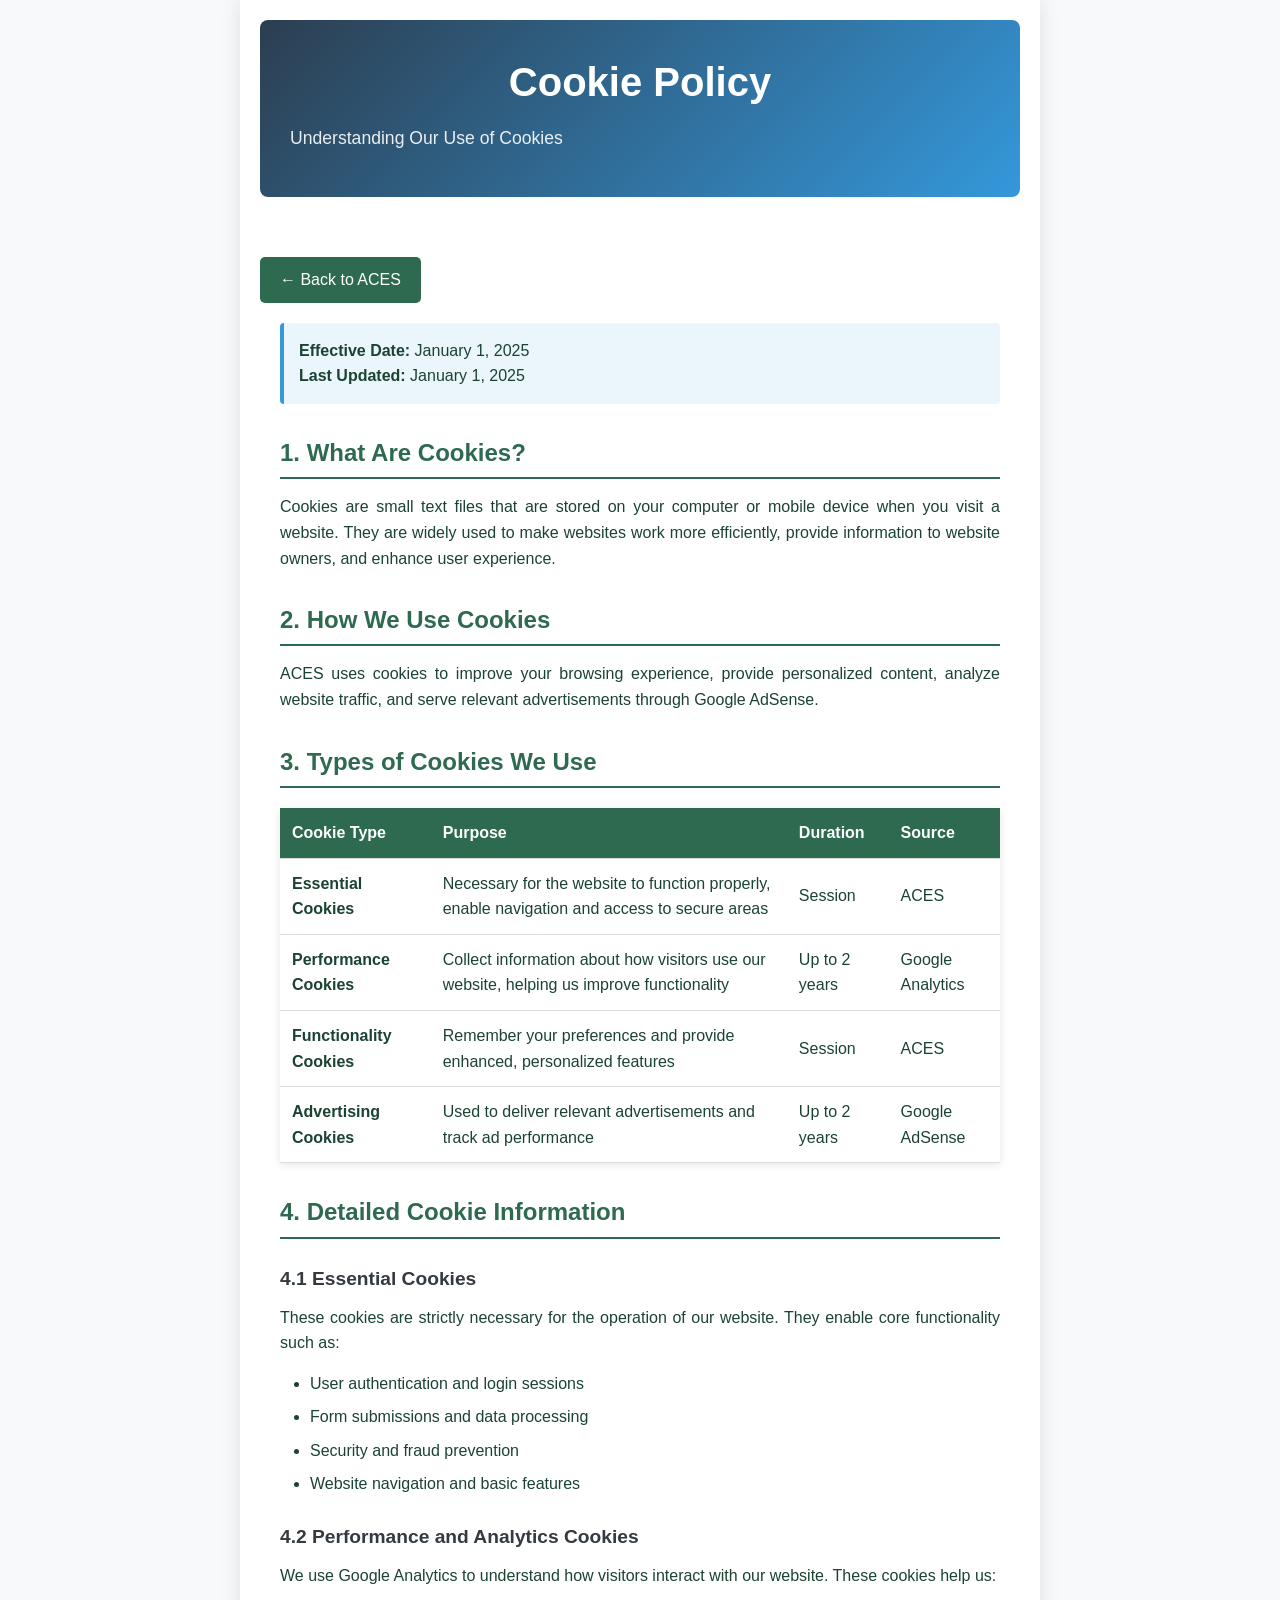
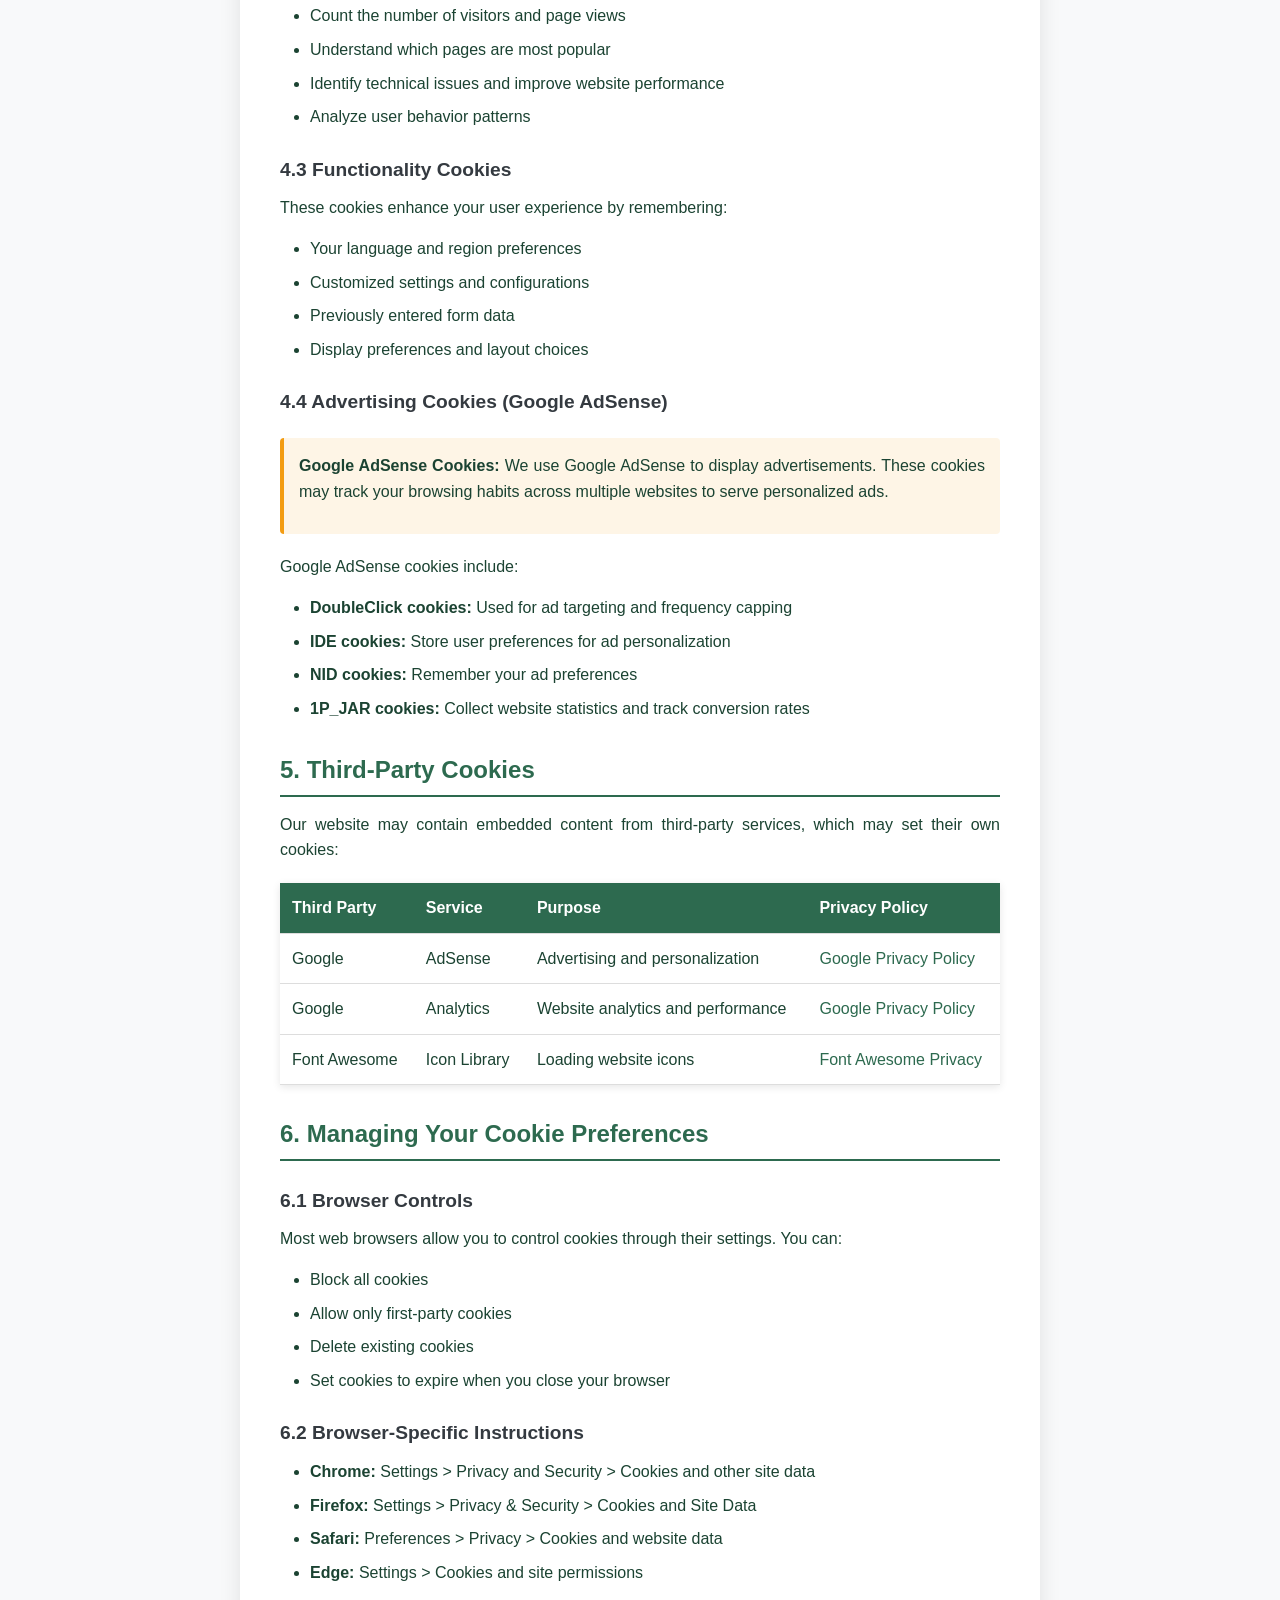
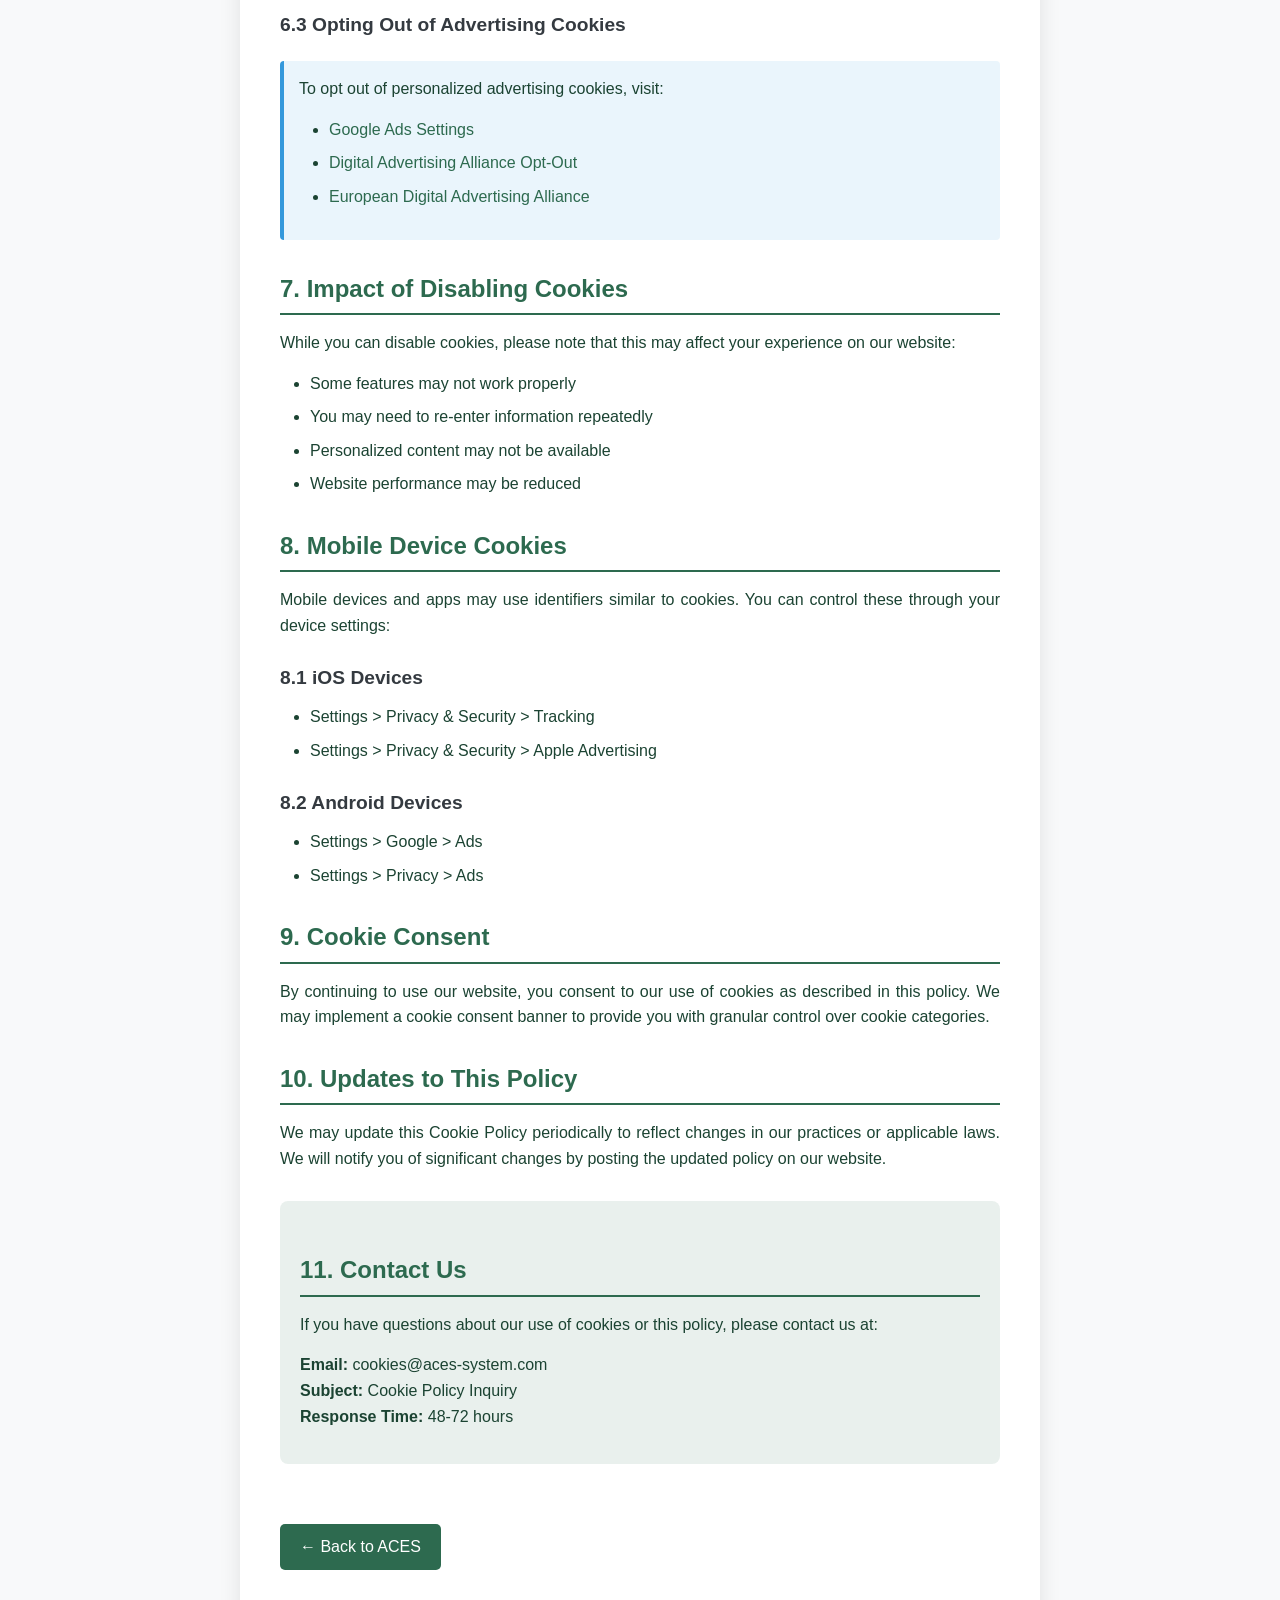
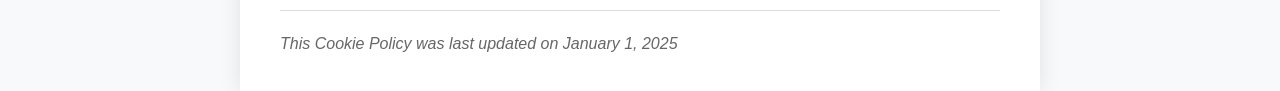
<file: cookie-policy.html>
<!DOCTYPE html>
<html lang="en">
<head>
    <meta charset="UTF-8">
    <meta name="viewport" content="width=device-width, initial-scale=1.0">
    <meta name="google-adsense-account" content="ca-pub-6978764838614552">
    <title>Cookie Policy - ACES</title>
    <style>
        :root {
            --primary-color: #2d6a4f;
            --secondary-color: #343a40;
            --background-color: #f8f9fa;
            --text-color: #1b4332;
            --white: #ffffff;
        }

        * {
            margin: 0;
            padding: 0;
            box-sizing: border-box;
        }

        body {
            font-family: 'Inter', -apple-system, BlinkMacSystemFont, 'Segoe UI', sans-serif;
            background: var(--background-color);
            line-height: 1.6;
            color: var(--text-color);
        }

        .container {
            max-width: 800px;
            margin: 0 auto;
            padding: 20px;
            background: white;
            min-height: 100vh;
            box-shadow: 0 0 20px rgba(0,0,0,0.1);
        }

        .header {
            background: linear-gradient(135deg, #2c3e50, #3498db);
            color: white;
            padding: 30px;
            border-radius: 8px;
            margin-bottom: 30px;
            text-align: center;
        }

        .header h1 {
            font-size: 2.5rem;
            margin-bottom: 10px;
        }

        .header p {
            opacity: 0.9;
            font-size: 1.1rem;
        }

        .content {
            padding: 0 20px;
        }

        h2 {
            color: var(--primary-color);
            margin-top: 30px;
            margin-bottom: 15px;
            font-size: 1.5rem;
            border-bottom: 2px solid var(--primary-color);
            padding-bottom: 5px;
        }

        h3 {
            color: var(--secondary-color);
            margin-top: 25px;
            margin-bottom: 10px;
            font-size: 1.2rem;
        }

        p {
            margin-bottom: 15px;
            text-align: justify;
        }

        ul {
            margin-left: 30px;
            margin-bottom: 15px;
        }

        ul li {
            margin-bottom: 8px;
        }

        .highlight {
            background: rgba(52, 152, 219, 0.1);
            padding: 15px;
            border-left: 4px solid #3498db;
            margin: 20px 0;
            border-radius: 4px;
        }

        .cookie-table {
            width: 100%;
            border-collapse: collapse;
            margin: 20px 0;
            box-shadow: 0 2px 8px rgba(0,0,0,0.1);
        }

        .cookie-table th,
        .cookie-table td {
            padding: 12px;
            text-align: left;
            border-bottom: 1px solid #ddd;
        }

        .cookie-table th {
            background: var(--primary-color);
            color: white;
            font-weight: 600;
        }

        .cookie-table tr:hover {
            background-color: #f5f5f5;
        }

        .contact-info {
            background: rgba(45, 106, 79, 0.1);
            padding: 20px;
            border-radius: 8px;
            margin: 30px 0;
        }

        .back-link {
            display: inline-block;
            background: var(--primary-color);
            color: white;
            padding: 10px 20px;
            text-decoration: none;
            border-radius: 5px;
            margin-top: 30px;
            transition: background 0.3s ease;
        }

        .back-link:hover {
            background: var(--secondary-color);
        }

        .last-updated {
            text-align: center;
            color: #666;
            font-style: italic;
            margin-top: 40px;
            padding-top: 20px;
            border-top: 1px solid #ddd;
        }

        a {
            color: var(--primary-color);
            text-decoration: none;
        }

        a:hover {
            text-decoration: underline;
        }

        .important {
            background: rgba(243, 156, 18, 0.1);
            padding: 15px;
            border-left: 4px solid #f39c12;
            margin: 20px 0;
            border-radius: 4px;
        }
    </style>
    <script async src="https://pagead2.googlesyndication.com/pagead/js/adsbygoogle.js?client=ca-pub-6978764838614552"
     crossorigin="anonymous"></script>
</head>
<body>
    <div class="container">
        <div class="header">
            <h1>Cookie Policy</h1>
            <p>Understanding Our Use of Cookies</p>
        </div>

        <a href="index.html" class="back-link">← Back to ACES</a>

        <div class="content">
            <div class="highlight">
                <strong>Effective Date:</strong> January 1, 2025<br>
                <strong>Last Updated:</strong> January 1, 2025
            </div>

            <h2>1. What Are Cookies?</h2>
            <p>Cookies are small text files that are stored on your computer or mobile device when you visit a website. They are widely used to make websites work more efficiently, provide information to website owners, and enhance user experience.</p>

            <h2>2. How We Use Cookies</h2>
            <p>ACES uses cookies to improve your browsing experience, provide personalized content, analyze website traffic, and serve relevant advertisements through Google AdSense.</p>

            <h2>3. Types of Cookies We Use</h2>
            
            <table class="cookie-table">
                <thead>
                    <tr>
                        <th>Cookie Type</th>
                        <th>Purpose</th>
                        <th>Duration</th>
                        <th>Source</th>
                    </tr>
                </thead>
                <tbody>
                    <tr>
                        <td><strong>Essential Cookies</strong></td>
                        <td>Necessary for the website to function properly, enable navigation and access to secure areas</td>
                        <td>Session</td>
                        <td>ACES</td>
                    </tr>
                    <tr>
                        <td><strong>Performance Cookies</strong></td>
                        <td>Collect information about how visitors use our website, helping us improve functionality</td>
                        <td>Up to 2 years</td>
                        <td>Google Analytics</td>
                    </tr>
                    <tr>
                        <td><strong>Functionality Cookies</strong></td>
                        <td>Remember your preferences and provide enhanced, personalized features</td>
                        <td>Session</td>
                        <td>ACES</td>
                    </tr>
                    <tr>
                        <td><strong>Advertising Cookies</strong></td>
                        <td>Used to deliver relevant advertisements and track ad performance</td>
                        <td>Up to 2 years</td>
                        <td>Google AdSense</td>
                    </tr>
                </tbody>
            </table>

            <h2>4. Detailed Cookie Information</h2>

            <h3>4.1 Essential Cookies</h3>
            <p>These cookies are strictly necessary for the operation of our website. They enable core functionality such as:</p>
            <ul>
                <li>User authentication and login sessions</li>
                <li>Form submissions and data processing</li>
                <li>Security and fraud prevention</li>
                <li>Website navigation and basic features</li>
            </ul>

            <h3>4.2 Performance and Analytics Cookies</h3>
            <p>We use Google Analytics to understand how visitors interact with our website. These cookies help us:</p>
            <ul>
                <li>Count the number of visitors and page views</li>
                <li>Understand which pages are most popular</li>
                <li>Identify technical issues and improve website performance</li>
                <li>Analyze user behavior patterns</li>
            </ul>

            <h3>4.3 Functionality Cookies</h3>
            <p>These cookies enhance your user experience by remembering:</p>
            <ul>
                <li>Your language and region preferences</li>
                <li>Customized settings and configurations</li>
                <li>Previously entered form data</li>
                <li>Display preferences and layout choices</li>
            </ul>

            <h3>4.4 Advertising Cookies (Google AdSense)</h3>
            <div class="important">
                <p><strong>Google AdSense Cookies:</strong> We use Google AdSense to display advertisements. These cookies may track your browsing habits across multiple websites to serve personalized ads.</p>
            </div>

            <p>Google AdSense cookies include:</p>
            <ul>
                <li><strong>DoubleClick cookies:</strong> Used for ad targeting and frequency capping</li>
                <li><strong>IDE cookies:</strong> Store user preferences for ad personalization</li>
                <li><strong>NID cookies:</strong> Remember your ad preferences</li>
                <li><strong>1P_JAR cookies:</strong> Collect website statistics and track conversion rates</li>
            </ul>

            <h2>5. Third-Party Cookies</h2>
            <p>Our website may contain embedded content from third-party services, which may set their own cookies:</p>

            <table class="cookie-table">
                <thead>
                    <tr>
                        <th>Third Party</th>
                        <th>Service</th>
                        <th>Purpose</th>
                        <th>Privacy Policy</th>
                    </tr>
                </thead>
                <tbody>
                    <tr>
                        <td>Google</td>
                        <td>AdSense</td>
                        <td>Advertising and personalization</td>
                        <td><a href="https://policies.google.com/privacy" target="_blank">Google Privacy Policy</a></td>
                    </tr>
                    <tr>
                        <td>Google</td>
                        <td>Analytics</td>
                        <td>Website analytics and performance</td>
                        <td><a href="https://policies.google.com/privacy" target="_blank">Google Privacy Policy</a></td>
                    </tr>
                    <tr>
                        <td>Font Awesome</td>
                        <td>Icon Library</td>
                        <td>Loading website icons</td>
                        <td><a href="https://fontawesome.com/privacy" target="_blank">Font Awesome Privacy</a></td>
                    </tr>
                </tbody>
            </table>

            <h2>6. Managing Your Cookie Preferences</h2>

            <h3>6.1 Browser Controls</h3>
            <p>Most web browsers allow you to control cookies through their settings. You can:</p>
            <ul>
                <li>Block all cookies</li>
                <li>Allow only first-party cookies</li>
                <li>Delete existing cookies</li>
                <li>Set cookies to expire when you close your browser</li>
            </ul>

            <h3>6.2 Browser-Specific Instructions</h3>
            <ul>
                <li><strong>Chrome:</strong> Settings > Privacy and Security > Cookies and other site data</li>
                <li><strong>Firefox:</strong> Settings > Privacy & Security > Cookies and Site Data</li>
                <li><strong>Safari:</strong> Preferences > Privacy > Cookies and website data</li>
                <li><strong>Edge:</strong> Settings > Cookies and site permissions</li>
            </ul>

            <h3>6.3 Opting Out of Advertising Cookies</h3>
            <div class="highlight">
                <p>To opt out of personalized advertising cookies, visit:</p>
                <ul>
                    <li><a href="https://www.google.com/settings/ads" target="_blank">Google Ads Settings</a></li>
                    <li><a href="https://www.aboutads.info/choices/" target="_blank">Digital Advertising Alliance Opt-Out</a></li>
                    <li><a href="https://youronlinechoices.eu/" target="_blank">European Digital Advertising Alliance</a></li>
                </ul>
            </div>

            <h2>7. Impact of Disabling Cookies</h2>
            <p>While you can disable cookies, please note that this may affect your experience on our website:</p>
            <ul>
                <li>Some features may not work properly</li>
                <li>You may need to re-enter information repeatedly</li>
                <li>Personalized content may not be available</li>
                <li>Website performance may be reduced</li>
            </ul>

            <h2>8. Mobile Device Cookies</h2>
            <p>Mobile devices and apps may use identifiers similar to cookies. You can control these through your device settings:</p>

            <h3>8.1 iOS Devices</h3>
            <ul>
                <li>Settings > Privacy & Security > Tracking</li>
                <li>Settings > Privacy & Security > Apple Advertising</li>
            </ul>

            <h3>8.2 Android Devices</h3>
            <ul>
                <li>Settings > Google > Ads</li>
                <li>Settings > Privacy > Ads</li>
            </ul>

            <h2>9. Cookie Consent</h2>
            <p>By continuing to use our website, you consent to our use of cookies as described in this policy. We may implement a cookie consent banner to provide you with granular control over cookie categories.</p>

            <h2>10. Updates to This Policy</h2>
            <p>We may update this Cookie Policy periodically to reflect changes in our practices or applicable laws. We will notify you of significant changes by posting the updated policy on our website.</p>

            <div class="contact-info">
                <h2>11. Contact Us</h2>
                <p>If you have questions about our use of cookies or this policy, please contact us at:</p>
                <p><strong>Email:</strong> cookies@aces-system.com<br>
                <strong>Subject:</strong> Cookie Policy Inquiry<br>
                <strong>Response Time:</strong> 48-72 hours</p>
            </div>

            <a href="index.html" class="back-link">← Back to ACES</a>

            <div class="last-updated">
                <p>This Cookie Policy was last updated on January 1, 2025</p>
            </div>
        </div>
    </div>
</body>
</html>
</file>
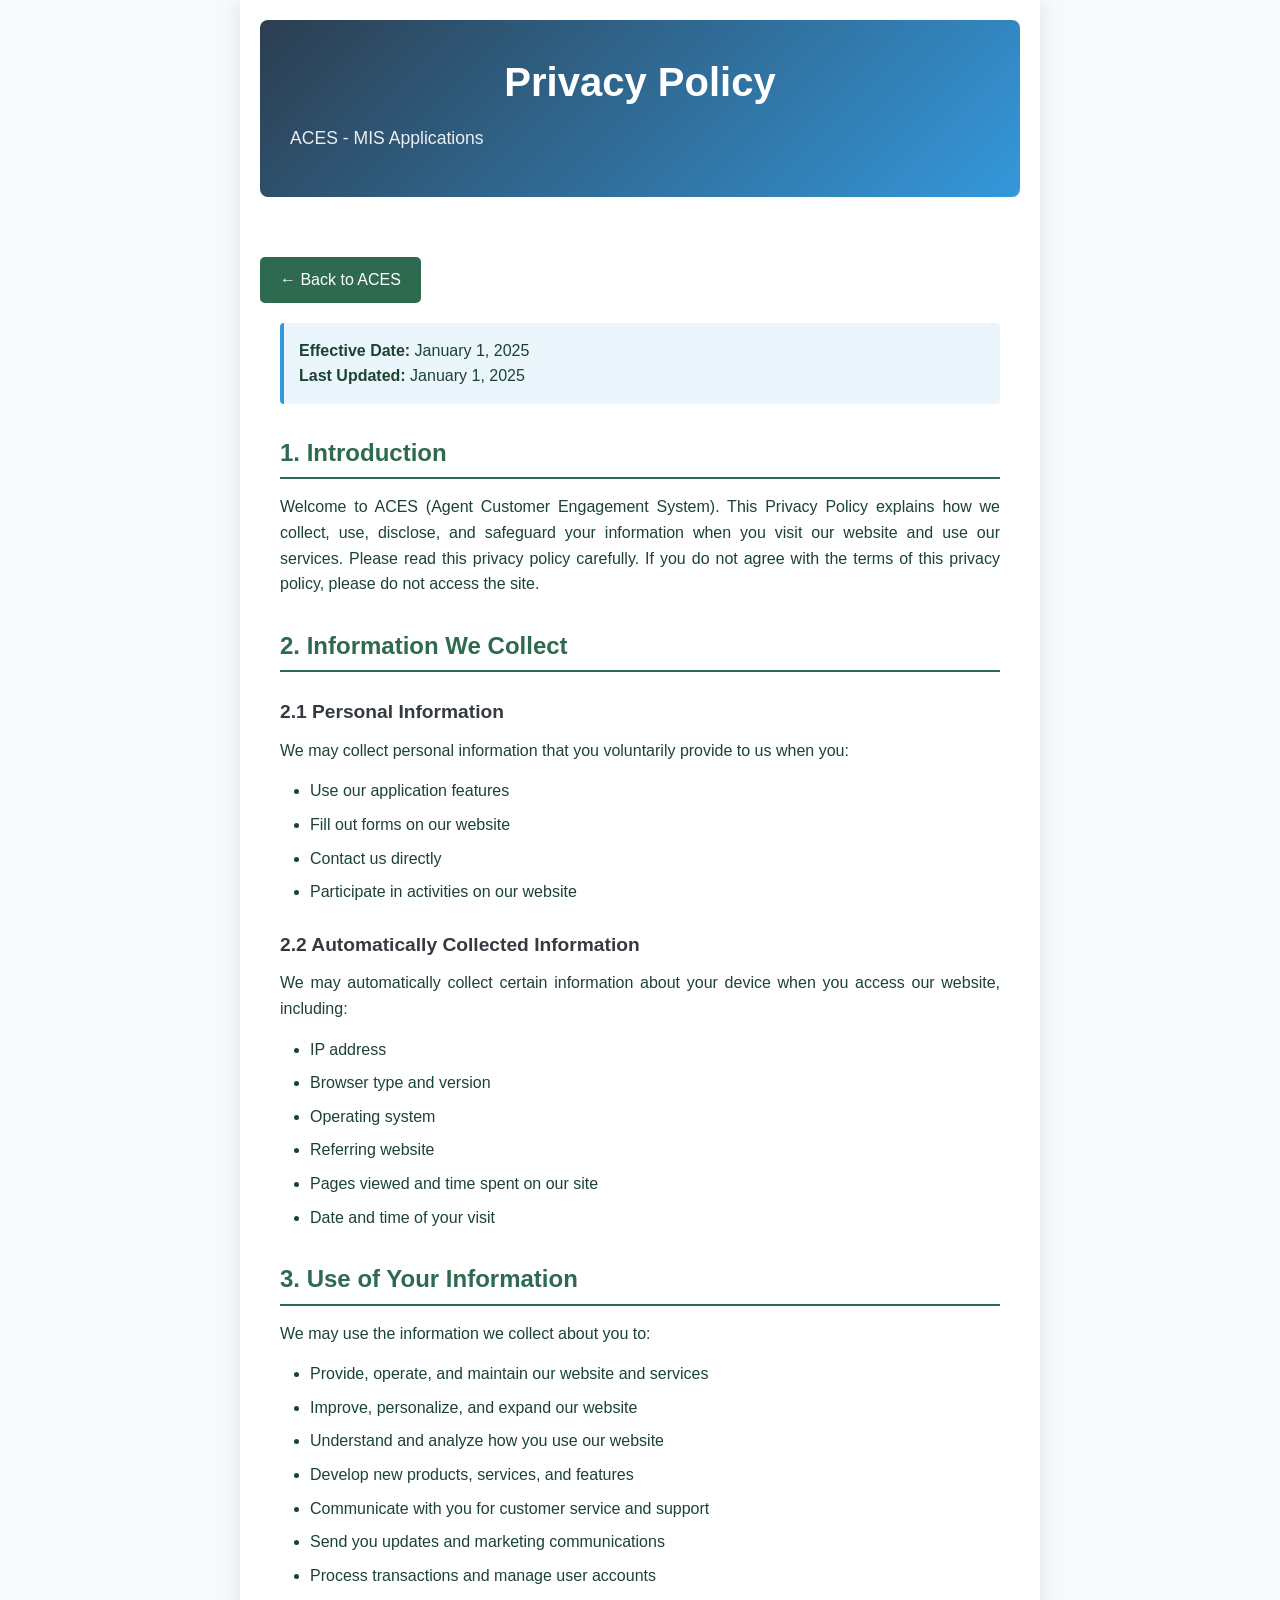
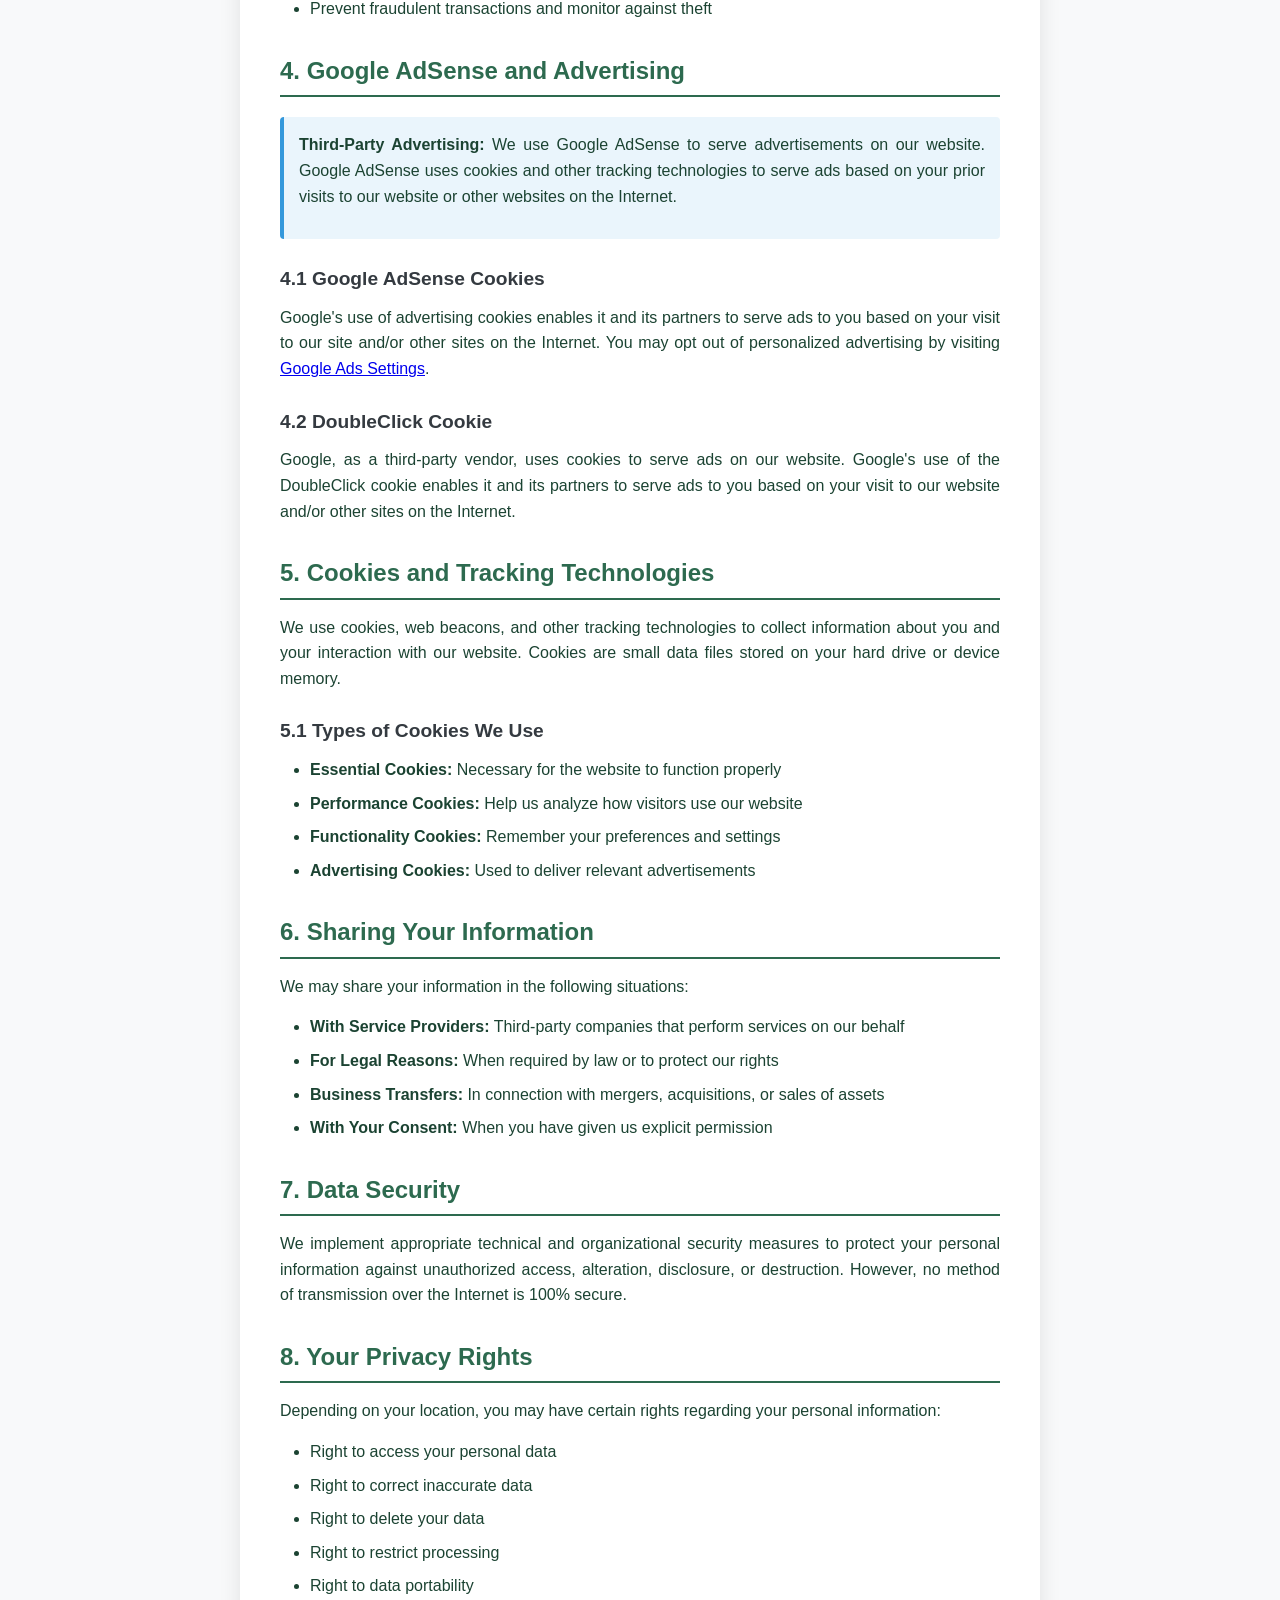
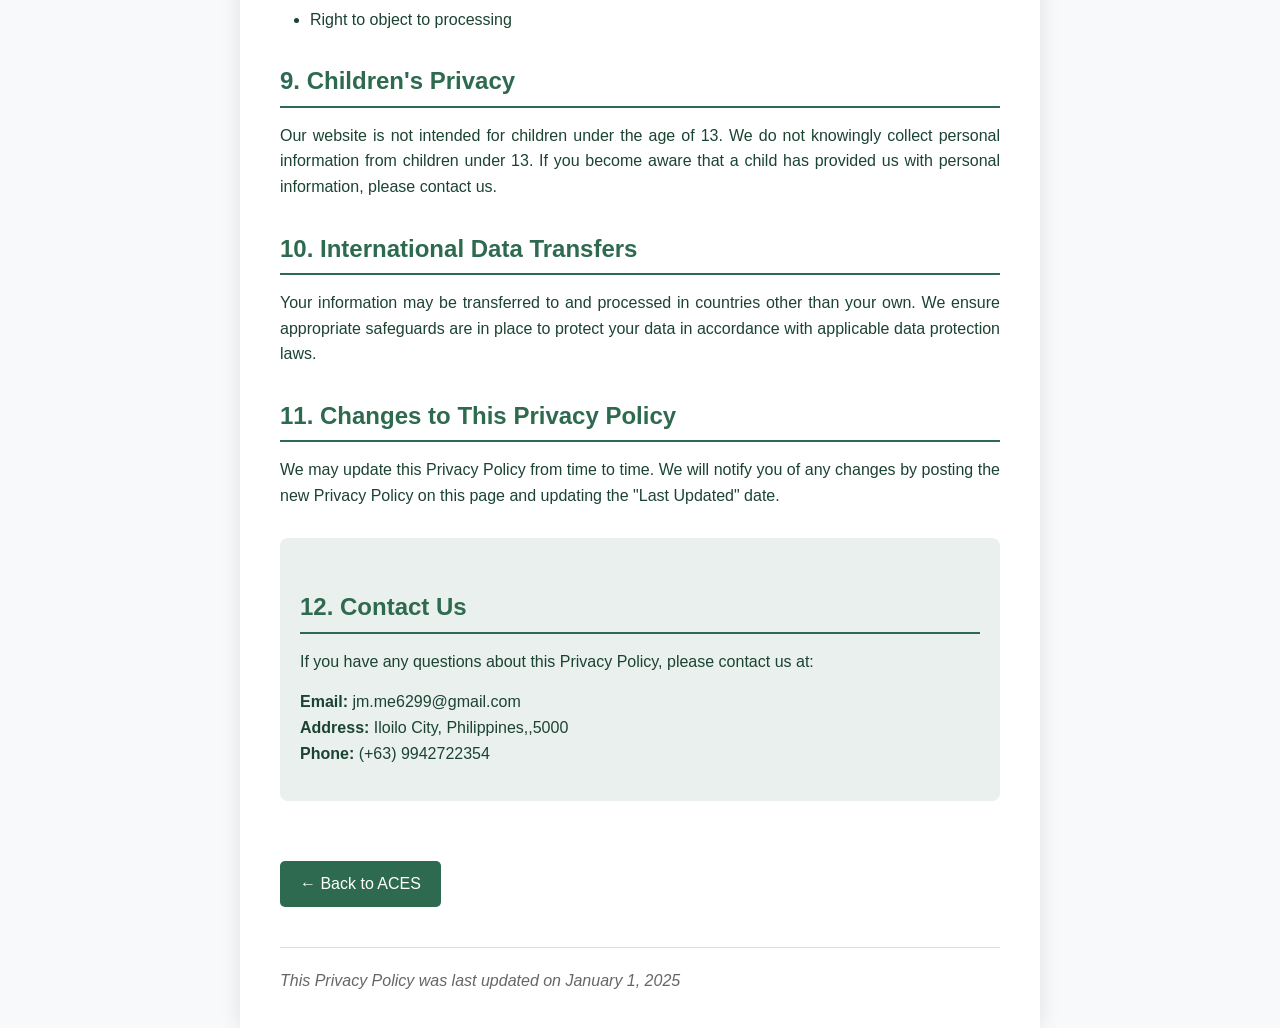
<file: privacy-policy.html>
<!DOCTYPE html>
<html lang="en">
<head>
    <meta charset="UTF-8">
    <meta name="viewport" content="width=device-width, initial-scale=1.0">
    <meta name="google-adsense-account" content="ca-pub-6978764838614552">
    <title>Privacy Policy - ACES</title>
    <style>
        :root {
            --primary-color: #2d6a4f;
            --secondary-color: #343a40;
            --background-color: #f8f9fa;
            --text-color: #1b4332;
            --white: #ffffff;
        }

        * {
            margin: 0;
            padding: 0;
            box-sizing: border-box;
        }

        body {
            font-family: 'Inter', -apple-system, BlinkMacSystemFont, 'Segoe UI', sans-serif;
            background: var(--background-color);
            line-height: 1.6;
            color: var(--text-color);
        }

        .container {
            max-width: 800px;
            margin: 0 auto;
            padding: 20px;
            background: white;
            min-height: 100vh;
            box-shadow: 0 0 20px rgba(0,0,0,0.1);
        }

        .header {
            background: linear-gradient(135deg, #2c3e50, #3498db);
            color: white;
            padding: 30px;
            border-radius: 8px;
            margin-bottom: 30px;
            text-align: center;
        }

        .header h1 {
            font-size: 2.5rem;
            margin-bottom: 10px;
        }

        .header p {
            opacity: 0.9;
            font-size: 1.1rem;
        }

        .content {
            padding: 0 20px;
        }

        h2 {
            color: var(--primary-color);
            margin-top: 30px;
            margin-bottom: 15px;
            font-size: 1.5rem;
            border-bottom: 2px solid var(--primary-color);
            padding-bottom: 5px;
        }

        h3 {
            color: var(--secondary-color);
            margin-top: 25px;
            margin-bottom: 10px;
            font-size: 1.2rem;
        }

        p {
            margin-bottom: 15px;
            text-align: justify;
        }

        ul {
            margin-left: 30px;
            margin-bottom: 15px;
        }

        ul li {
            margin-bottom: 8px;
        }

        .highlight {
            background: rgba(52, 152, 219, 0.1);
            padding: 15px;
            border-left: 4px solid #3498db;
            margin: 20px 0;
            border-radius: 4px;
        }

        .contact-info {
            background: rgba(45, 106, 79, 0.1);
            padding: 20px;
            border-radius: 8px;
            margin: 30px 0;
        }

        .back-link {
            display: inline-block;
            background: var(--primary-color);
            color: white;
            padding: 10px 20px;
            text-decoration: none;
            border-radius: 5px;
            margin-top: 30px;
            transition: background 0.3s ease;
        }

        .back-link:hover {
            background: var(--secondary-color);
        }

        .last-updated {
            text-align: center;
            color: #666;
            font-style: italic;
            margin-top: 40px;
            padding-top: 20px;
            border-top: 1px solid #ddd;
        }
    </style>
    <script async src="https://pagead2.googlesyndication.com/pagead/js/adsbygoogle.js?client=ca-pub-6978764838614552"
     crossorigin="anonymous"></script>
</head>
<body>
    <div class="container">
        <div class="header">
            <h1>Privacy Policy</h1>
            <p>ACES - MIS Applications</p>
        </div>

        <a href="index.html" class="back-link">← Back to ACES</a>

        <div class="content">
            <div class="highlight">
                <strong>Effective Date:</strong> January 1, 2025<br>
                <strong>Last Updated:</strong> January 1, 2025
            </div>

            <h2>1. Introduction</h2>
            <p>Welcome to ACES (Agent Customer Engagement System). This Privacy Policy explains how we collect, use, disclose, and safeguard your information when you visit our website and use our services. Please read this privacy policy carefully. If you do not agree with the terms of this privacy policy, please do not access the site.</p>

            <h2>2. Information We Collect</h2>
            
            <h3>2.1 Personal Information</h3>
            <p>We may collect personal information that you voluntarily provide to us when you:</p>
            <ul>
                <li>Use our application features</li>
                <li>Fill out forms on our website</li>
                <li>Contact us directly</li>
                <li>Participate in activities on our website</li>
            </ul>

            <h3>2.2 Automatically Collected Information</h3>
            <p>We may automatically collect certain information about your device when you access our website, including:</p>
            <ul>
                <li>IP address</li>
                <li>Browser type and version</li>
                <li>Operating system</li>
                <li>Referring website</li>
                <li>Pages viewed and time spent on our site</li>
                <li>Date and time of your visit</li>
            </ul>

            <h2>3. Use of Your Information</h2>
            <p>We may use the information we collect about you to:</p>
            <ul>
                <li>Provide, operate, and maintain our website and services</li>
                <li>Improve, personalize, and expand our website</li>
                <li>Understand and analyze how you use our website</li>
                <li>Develop new products, services, and features</li>
                <li>Communicate with you for customer service and support</li>
                <li>Send you updates and marketing communications</li>
                <li>Process transactions and manage user accounts</li>
                <li>Prevent fraudulent transactions and monitor against theft</li>
            </ul>

            <h2>4. Google AdSense and Advertising</h2>
            <div class="highlight">
                <p><strong>Third-Party Advertising:</strong> We use Google AdSense to serve advertisements on our website. Google AdSense uses cookies and other tracking technologies to serve ads based on your prior visits to our website or other websites on the Internet.</p>
            </div>
            
            <h3>4.1 Google AdSense Cookies</h3>
            <p>Google's use of advertising cookies enables it and its partners to serve ads to you based on your visit to our site and/or other sites on the Internet. You may opt out of personalized advertising by visiting <a href="https://www.google.com/settings/ads" target="_blank">Google Ads Settings</a>.</p>

            <h3>4.2 DoubleClick Cookie</h3>
            <p>Google, as a third-party vendor, uses cookies to serve ads on our website. Google's use of the DoubleClick cookie enables it and its partners to serve ads to you based on your visit to our website and/or other sites on the Internet.</p>

            <h2>5. Cookies and Tracking Technologies</h2>
            <p>We use cookies, web beacons, and other tracking technologies to collect information about you and your interaction with our website. Cookies are small data files stored on your hard drive or device memory.</p>

            <h3>5.1 Types of Cookies We Use</h3>
            <ul>
                <li><strong>Essential Cookies:</strong> Necessary for the website to function properly</li>
                <li><strong>Performance Cookies:</strong> Help us analyze how visitors use our website</li>
                <li><strong>Functionality Cookies:</strong> Remember your preferences and settings</li>
                <li><strong>Advertising Cookies:</strong> Used to deliver relevant advertisements</li>
            </ul>

            <h2>6. Sharing Your Information</h2>
            <p>We may share your information in the following situations:</p>
            <ul>
                <li><strong>With Service Providers:</strong> Third-party companies that perform services on our behalf</li>
                <li><strong>For Legal Reasons:</strong> When required by law or to protect our rights</li>
                <li><strong>Business Transfers:</strong> In connection with mergers, acquisitions, or sales of assets</li>
                <li><strong>With Your Consent:</strong> When you have given us explicit permission</li>
            </ul>

            <h2>7. Data Security</h2>
            <p>We implement appropriate technical and organizational security measures to protect your personal information against unauthorized access, alteration, disclosure, or destruction. However, no method of transmission over the Internet is 100% secure.</p>

            <h2>8. Your Privacy Rights</h2>
            <p>Depending on your location, you may have certain rights regarding your personal information:</p>
            <ul>
                <li>Right to access your personal data</li>
                <li>Right to correct inaccurate data</li>
                <li>Right to delete your data</li>
                <li>Right to restrict processing</li>
                <li>Right to data portability</li>
                <li>Right to object to processing</li>
            </ul>

            <h2>9. Children's Privacy</h2>
            <p>Our website is not intended for children under the age of 13. We do not knowingly collect personal information from children under 13. If you become aware that a child has provided us with personal information, please contact us.</p>

            <h2>10. International Data Transfers</h2>
            <p>Your information may be transferred to and processed in countries other than your own. We ensure appropriate safeguards are in place to protect your data in accordance with applicable data protection laws.</p>

            <h2>11. Changes to This Privacy Policy</h2>
            <p>We may update this Privacy Policy from time to time. We will notify you of any changes by posting the new Privacy Policy on this page and updating the "Last Updated" date.</p>

            <div class="contact-info">
                <h2>12. Contact Us</h2>
                <p>If you have any questions about this Privacy Policy, please contact us at:</p>
                <p><strong>Email:</strong> jm.me6299@gmail.com <br>
                <strong>Address:</strong> Iloilo City, Philippines,,5000<br>
                <strong>Phone:</strong> (+63) 9942722354</p>
            </div>

            <a href="index.html" class="back-link">← Back to ACES</a>

            <div class="last-updated">
                <p>This Privacy Policy was last updated on January 1, 2025</p>
            </div>
        </div>
    </div>
</body>
</html>
</file>
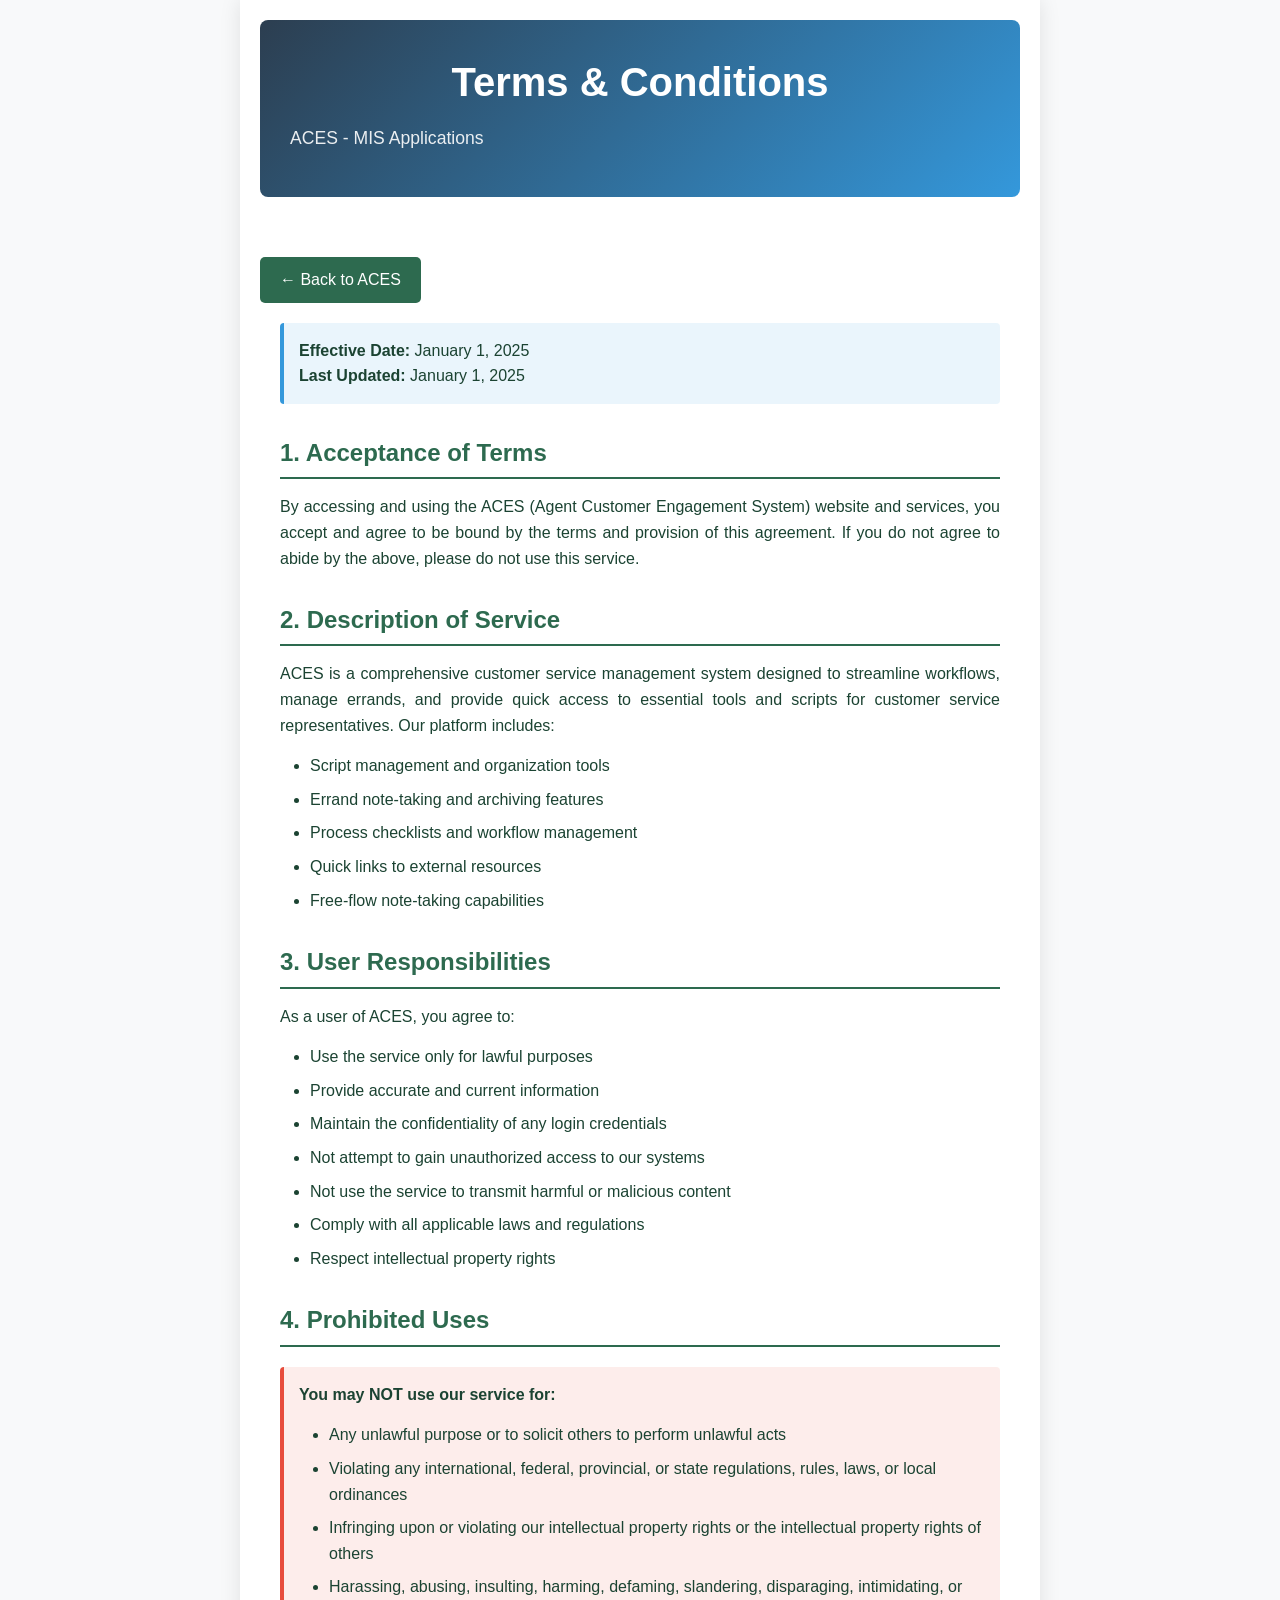
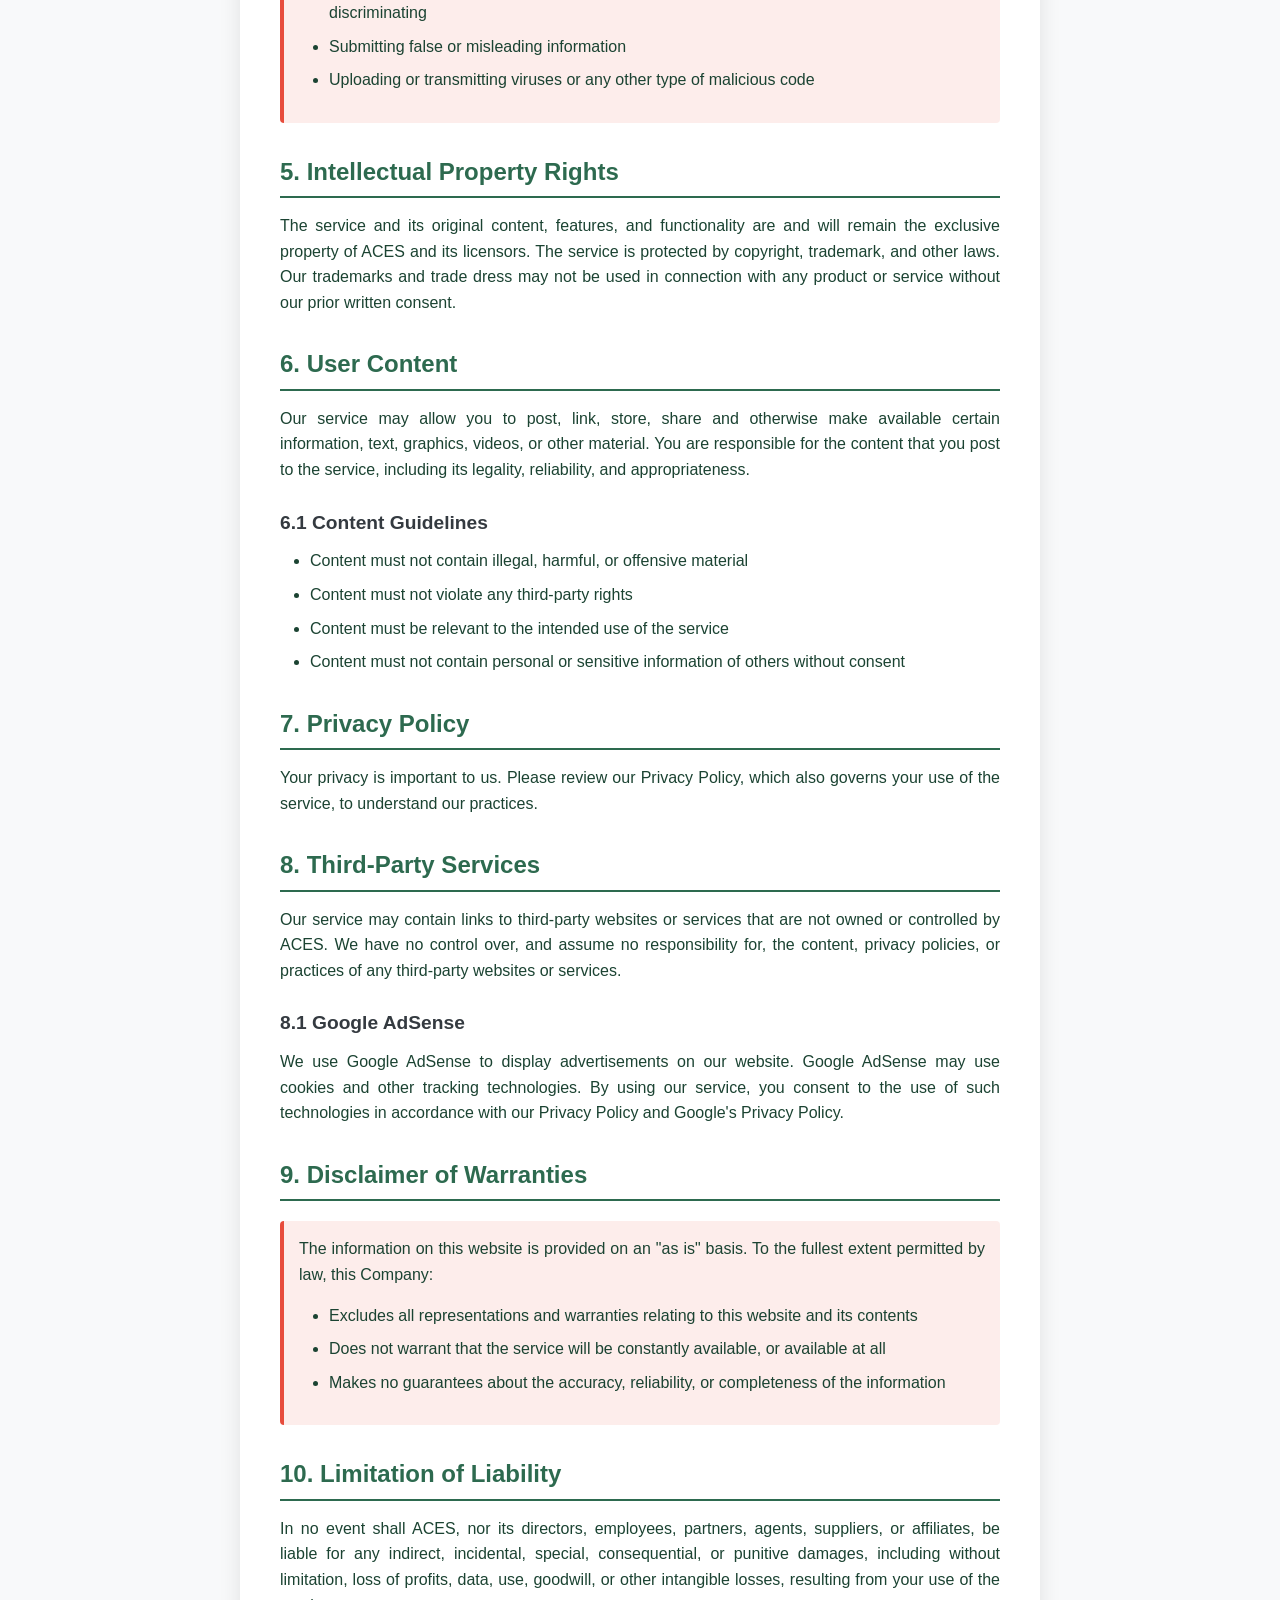
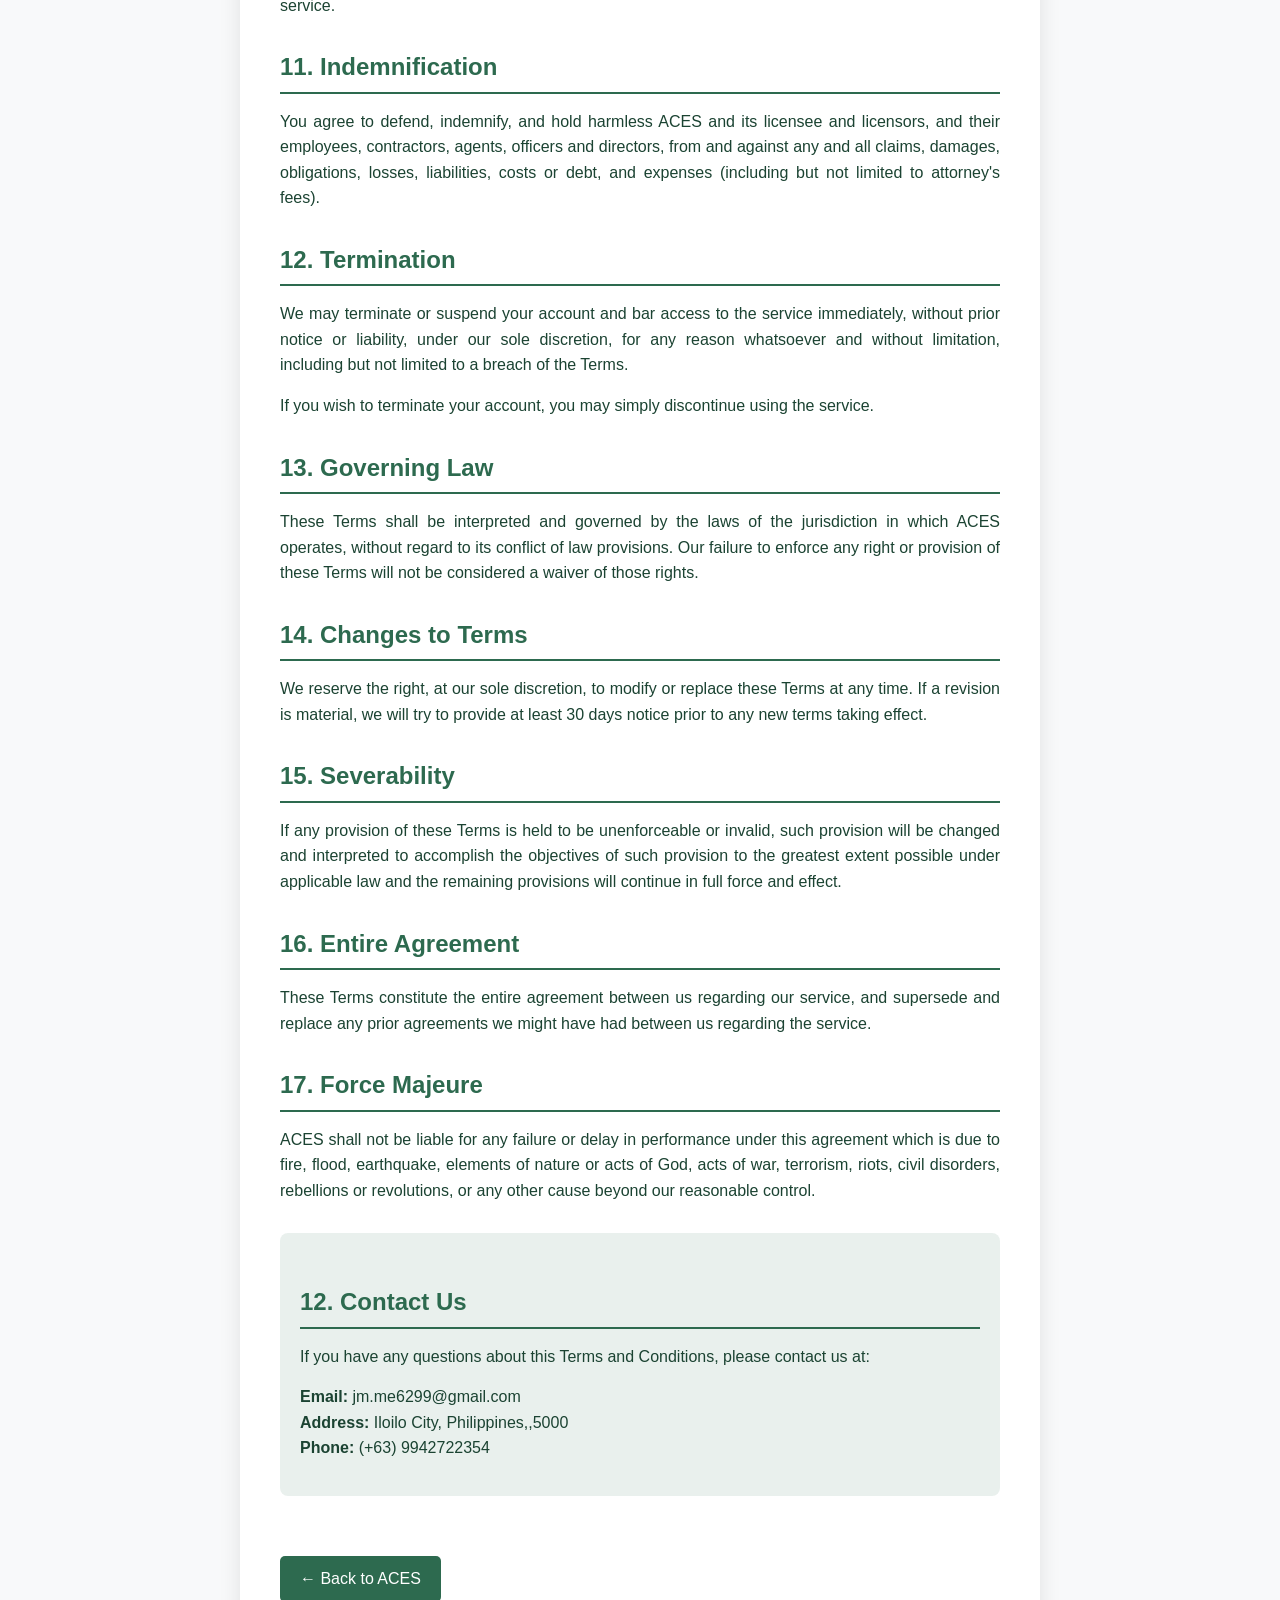
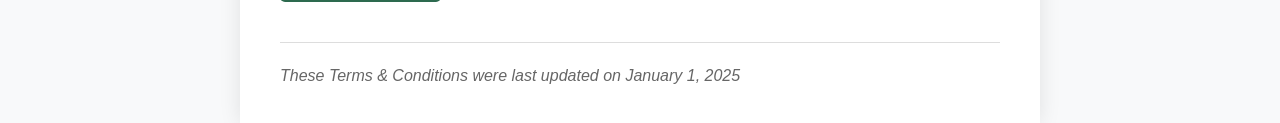
<file: terms-conditions.html>
<!DOCTYPE html>
<html lang="en">
<head>
    <meta charset="UTF-8">
    <meta name="viewport" content="width=device-width, initial-scale=1.0">
    <meta name="google-adsense-account" content="ca-pub-6978764838614552">
    <title>Terms & Conditions - ACES</title>
    <style>
        :root {
            --primary-color: #2d6a4f;
            --secondary-color: #343a40;
            --background-color: #f8f9fa;
            --text-color: #1b4332;
            --white: #ffffff;
        }

        * {
            margin: 0;
            padding: 0;
            box-sizing: border-box;
        }

        body {
            font-family: 'Inter', -apple-system, BlinkMacSystemFont, 'Segoe UI', sans-serif;
            background: var(--background-color);
            line-height: 1.6;
            color: var(--text-color);
        }

        .container {
            max-width: 800px;
            margin: 0 auto;
            padding: 20px;
            background: white;
            min-height: 100vh;
            box-shadow: 0 0 20px rgba(0,0,0,0.1);
        }

        .header {
            background: linear-gradient(135deg, #2c3e50, #3498db);
            color: white;
            padding: 30px;
            border-radius: 8px;
            margin-bottom: 30px;
            text-align: center;
        }

        .header h1 {
            font-size: 2.5rem;
            margin-bottom: 10px;
        }

        .header p {
            opacity: 0.9;
            font-size: 1.1rem;
        }

        .content {
            padding: 0 20px;
        }

        h2 {
            color: var(--primary-color);
            margin-top: 30px;
            margin-bottom: 15px;
            font-size: 1.5rem;
            border-bottom: 2px solid var(--primary-color);
            padding-bottom: 5px;
        }

        h3 {
            color: var(--secondary-color);
            margin-top: 25px;
            margin-bottom: 10px;
            font-size: 1.2rem;
        }

        p {
            margin-bottom: 15px;
            text-align: justify;
        }

        ul {
            margin-left: 30px;
            margin-bottom: 15px;
        }

        ul li {
            margin-bottom: 8px;
        }

        .highlight {
            background: rgba(52, 152, 219, 0.1);
            padding: 15px;
            border-left: 4px solid #3498db;
            margin: 20px 0;
            border-radius: 4px;
        }

        .warning {
            background: rgba(231, 76, 60, 0.1);
            padding: 15px;
            border-left: 4px solid #e74c3c;
            margin: 20px 0;
            border-radius: 4px;
        }

        .contact-info {
            background: rgba(45, 106, 79, 0.1);
            padding: 20px;
            border-radius: 8px;
            margin: 30px 0;
        }

        .back-link {
            display: inline-block;
            background: var(--primary-color);
            color: white;
            padding: 10px 20px;
            text-decoration: none;
            border-radius: 5px;
            margin-top: 30px;
            transition: background 0.3s ease;
        }

        .back-link:hover {
            background: var(--secondary-color);
        }

        .last-updated {
            text-align: center;
            color: #666;
            font-style: italic;
            margin-top: 40px;
            padding-top: 20px;
            border-top: 1px solid #ddd;
        }
    </style>
    <script async src="https://pagead2.googlesyndication.com/pagead/js/adsbygoogle.js?client=ca-pub-6978764838614552"
     crossorigin="anonymous"></script>
</head>
<body>
    <div class="container">
        <div class="header">
            <h1>Terms & Conditions</h1>
            <p>ACES - MIS Applications</p>
        </div>

        <a href="index.html" class="back-link">← Back to ACES</a>

        <div class="content">
            <div class="highlight">
                <strong>Effective Date:</strong> January 1, 2025<br>
                <strong>Last Updated:</strong> January 1, 2025
            </div>

            <h2>1. Acceptance of Terms</h2>
            <p>By accessing and using the ACES (Agent Customer Engagement System) website and services, you accept and agree to be bound by the terms and provision of this agreement. If you do not agree to abide by the above, please do not use this service.</p>

            <h2>2. Description of Service</h2>
            <p>ACES is a comprehensive customer service management system designed to streamline workflows, manage errands, and provide quick access to essential tools and scripts for customer service representatives. Our platform includes:</p>
            <ul>
                <li>Script management and organization tools</li>
                <li>Errand note-taking and archiving features</li>
                <li>Process checklists and workflow management</li>
                <li>Quick links to external resources</li>
                <li>Free-flow note-taking capabilities</li>
            </ul>

            <h2>3. User Responsibilities</h2>
            <p>As a user of ACES, you agree to:</p>
            <ul>
                <li>Use the service only for lawful purposes</li>
                <li>Provide accurate and current information</li>
                <li>Maintain the confidentiality of any login credentials</li>
                <li>Not attempt to gain unauthorized access to our systems</li>
                <li>Not use the service to transmit harmful or malicious content</li>
                <li>Comply with all applicable laws and regulations</li>
                <li>Respect intellectual property rights</li>
            </ul>

            <h2>4. Prohibited Uses</h2>
            <div class="warning">
                <p><strong>You may NOT use our service for:</strong></p>
                <ul>
                    <li>Any unlawful purpose or to solicit others to perform unlawful acts</li>
                    <li>Violating any international, federal, provincial, or state regulations, rules, laws, or local ordinances</li>
                    <li>Infringing upon or violating our intellectual property rights or the intellectual property rights of others</li>
                    <li>Harassing, abusing, insulting, harming, defaming, slandering, disparaging, intimidating, or discriminating</li>
                    <li>Submitting false or misleading information</li>
                    <li>Uploading or transmitting viruses or any other type of malicious code</li>
                </ul>
            </div>

            <h2>5. Intellectual Property Rights</h2>
            <p>The service and its original content, features, and functionality are and will remain the exclusive property of ACES and its licensors. The service is protected by copyright, trademark, and other laws. Our trademarks and trade dress may not be used in connection with any product or service without our prior written consent.</p>

            <h2>6. User Content</h2>
            <p>Our service may allow you to post, link, store, share and otherwise make available certain information, text, graphics, videos, or other material. You are responsible for the content that you post to the service, including its legality, reliability, and appropriateness.</p>

            <h3>6.1 Content Guidelines</h3>
            <ul>
                <li>Content must not contain illegal, harmful, or offensive material</li>
                <li>Content must not violate any third-party rights</li>
                <li>Content must be relevant to the intended use of the service</li>
                <li>Content must not contain personal or sensitive information of others without consent</li>
            </ul>

            <h2>7. Privacy Policy</h2>
            <p>Your privacy is important to us. Please review our Privacy Policy, which also governs your use of the service, to understand our practices.</p>

            <h2>8. Third-Party Services</h2>
            <p>Our service may contain links to third-party websites or services that are not owned or controlled by ACES. We have no control over, and assume no responsibility for, the content, privacy policies, or practices of any third-party websites or services.</p>

            <h3>8.1 Google AdSense</h3>
            <p>We use Google AdSense to display advertisements on our website. Google AdSense may use cookies and other tracking technologies. By using our service, you consent to the use of such technologies in accordance with our Privacy Policy and Google's Privacy Policy.</p>

            <h2>9. Disclaimer of Warranties</h2>
            <div class="warning">
                <p>The information on this website is provided on an "as is" basis. To the fullest extent permitted by law, this Company:</p>
                <ul>
                    <li>Excludes all representations and warranties relating to this website and its contents</li>
                    <li>Does not warrant that the service will be constantly available, or available at all</li>
                    <li>Makes no guarantees about the accuracy, reliability, or completeness of the information</li>
                </ul>
            </div>

            <h2>10. Limitation of Liability</h2>
            <p>In no event shall ACES, nor its directors, employees, partners, agents, suppliers, or affiliates, be liable for any indirect, incidental, special, consequential, or punitive damages, including without limitation, loss of profits, data, use, goodwill, or other intangible losses, resulting from your use of the service.</p>

            <h2>11. Indemnification</h2>
            <p>You agree to defend, indemnify, and hold harmless ACES and its licensee and licensors, and their employees, contractors, agents, officers and directors, from and against any and all claims, damages, obligations, losses, liabilities, costs or debt, and expenses (including but not limited to attorney's fees).</p>

            <h2>12. Termination</h2>
            <p>We may terminate or suspend your account and bar access to the service immediately, without prior notice or liability, under our sole discretion, for any reason whatsoever and without limitation, including but not limited to a breach of the Terms.</p>

            <p>If you wish to terminate your account, you may simply discontinue using the service.</p>

            <h2>13. Governing Law</h2>
            <p>These Terms shall be interpreted and governed by the laws of the jurisdiction in which ACES operates, without regard to its conflict of law provisions. Our failure to enforce any right or provision of these Terms will not be considered a waiver of those rights.</p>

            <h2>14. Changes to Terms</h2>
            <p>We reserve the right, at our sole discretion, to modify or replace these Terms at any time. If a revision is material, we will try to provide at least 30 days notice prior to any new terms taking effect.</p>

            <h2>15. Severability</h2>
            <p>If any provision of these Terms is held to be unenforceable or invalid, such provision will be changed and interpreted to accomplish the objectives of such provision to the greatest extent possible under applicable law and the remaining provisions will continue in full force and effect.</p>

            <h2>16. Entire Agreement</h2>
            <p>These Terms constitute the entire agreement between us regarding our service, and supersede and replace any prior agreements we might have had between us regarding the service.</p>

            <h2>17. Force Majeure</h2>
            <p>ACES shall not be liable for any failure or delay in performance under this agreement which is due to fire, flood, earthquake, elements of nature or acts of God, acts of war, terrorism, riots, civil disorders, rebellions or revolutions, or any other cause beyond our reasonable control.</p>

            <div class="contact-info">
                <h2>12. Contact Us</h2>
                <p>If you have any questions about this Terms and Conditions, please contact us at:</p>
                <p><strong>Email:</strong> jm.me6299@gmail.com <br>
                <strong>Address:</strong> Iloilo City, Philippines,,5000<br>
                <strong>Phone:</strong> (+63) 9942722354</p>
            </div>

            <a href="index.html" class="back-link">← Back to ACES</a>

            <div class="last-updated">
                <p>These Terms & Conditions were last updated on January 1, 2025</p>
            </div>
        </div>
    </div>
</body>
</html>
</file>
<file: app-style.css>
@import url('https://fonts.googleapis.com/css2?family=Inter:wght@300;400;500;600;700&display=swap');

:root {
    --primary-color: #2d6a4f;
    --secondary-color: #343a40;
    --background-color: #f8f9fa;
    --text-color: #1b4332;
    --white: #ffffff;
    --shadow: 0 2px 4px rgba(0,0,0,0.1);
    --transition: all 0.3s ease;
    --script-header-bck: linear-gradient(to right, #2980b9, #BC6C25);
    
    /* New Variables */
    --sidebar-width: 90px;
    --header-height: 52px;
    --accent-amber: #BC6C25;
    --accent-blue: #3498db;
    --sidebar-bg: #1e2d3d;
    --nav-active-bg: rgba(188,108,37,0.15);
}

* { margin: 0; padding: 0; box-sizing: border-box; }

body {
    font-family: 'Inter', -apple-system, BlinkMacSystemFont, 'Segoe UI', sans-serif;
    background: var(--background-color);
    line-height: 1.6;
    color: var(--text-color);
    overflow-y: scroll;
}

.app-container { min-height: 100vh; max-width: 100vw; margin: 0 auto; }

.head-banner {
    display: flex;
    justify-content: space-between;
    left: 0;
    align-items: center;
    background: linear-gradient(135deg, #1a252f, #2c3e50);
    height: 52px;
    color: var(--white);
    position: sticky;
    top: 0px;
    z-index: 101;
    border-bottom: 1px solid rgba(52,152,219,0.3);
    box-shadow: 0 2px 12px rgba(0,0,0,0.3);
    gap: 8px;
    padding: 0 12px;
}

.head-logo { display: flex; flex-direction: column; align-items: center; width: 200px; }
.head-logo img { height: 36px; object-fit: contain; }
.head-logo h3 { font-size: 14px; font-weight: 900; letter-spacing: 0.5em; }
.head-logo h4 { font-size: 10px; opacity: 0.9; }

.searchbar-group {
    display: flex;
    background: rgba(255, 255, 255, 0.1);
    border-radius: 12px;
    position: relative;
    backdrop-filter: blur(8px);
    border: 1px solid rgba(255,255,255,0.15);
    gap: 4px;
    padding: 4px 6px;
}

#channel-selection {
    background: transparent;
    border: none;
    color: var(--white);
    cursor: pointer;
    border-radius: 12px;
    padding: 0.5rem;
}

#channel-selection option { background: var(--primary-color); color: var(--white); }

#search-input {
    background: rgba(255, 255, 255, 0.2);
    border: none;
    padding: 6px 12px;
    border-radius: 12px;
    color: var(--white);
    width: 220px;
    font-size: 13px;
    transition: width 0.3s ease;
}

#search-input:focus {
    outline: none;
    background: rgba(255,255,255,0.28);
    width: 260px;
}

.search-clear-btn {
    position: absolute;
    right: 45px;
    top: 50%;
    transform: translateY(-50%);
    background: none;
    border: none;
    color: #ffffff;
    cursor: pointer;
    font-size: 14px;
    display: none;
    z-index: 10;
    padding: 5px;
    border-radius: 50%;
    transition: all 0.2s ease;
}

.search-clear-btn:hover { color: #333; background-color: rgba(0,0,0,0.05); }

#search-input::placeholder { color: rgba(255, 255, 255, 0.7); }

#search-action {
    background: transparent;
    border: none;
    color: var(--white);
    cursor: pointer;
    padding: 0 0.2rem;
    transition: var(--transition);
}

#search-action:hover { transform: scale(1.1); }

.quick-link button {
    background: linear-gradient(135deg, #2c3e50, #3498db);
    border: 2px solid var(--secondary-color);
    border-radius: 12px;
    padding: 0.5rem 1rem;
    transition: var(--transition);
    box-shadow: 0 4px 15px rgba(0, 0, 0, 0.2);
}

.quick-link a {
    color: var(--white);
    text-decoration: none;
    display: flex;
    align-items: center;
    gap: 0.5rem;
    font-size: 10px;
}

.quick-link button:hover { background: var(--primary-color); border: 2px solid var(--primary-color); }

.script-canvas-reset button {
    background: linear-gradient(135deg, #d3167e, #db4734);
    border: 2px solid var(--secondary-color);
    border-radius: 12px;
    padding: 0.5rem 1rem;
    transition: var(--transition);
    box-shadow: 0 4px 15px rgba(0, 0, 0, 0.2);
    color: #000000;
}

.script-canvas-reset button:hover { background: linear-gradient(135deg, #eb0404, #fc0707); color: #ffffff; }

.agent-user-input {
    display: flex; align-items: center; gap: 0.1rem;
    background: rgba(255, 255, 255, 0.1);
    padding: 0.1rem 0.5rem;
    border-radius: 12px;
    border: 1px solid transparent;
    transition: all 0.3s ease;
}
.agent-user-input:focus-within {
    background: rgba(255, 255, 255, 0.15);
    border: 1px solid rgba(52, 152, 219, 0.6);
    box-shadow: 0 0 8px rgba(52, 152, 219, 0.3);
}

.customer-input {
    display: flex; align-items: center; gap: 0.1rem;
    background: rgba(28, 146, 101, 0.76);
    padding: 0.1rem 0.5rem;
    border-radius: 12px;
    border: 1px solid transparent;
    transition: all 0.3s ease;
}
.customer-input:focus-within {
    background: rgba(28, 146, 101, 0.95);
    border: 1px solid rgba(137, 255, 137, 0.6);
    box-shadow: 0 0 8px rgba(137, 255, 137, 0.4);
}

#customer, #user {
    background: transparent;
    border: none;
    color: var(--white);
    padding: 0.3rem;
    outline: none;
}

#user::placeholder { color: rgba(255, 255, 255, 0.7); transition: color 0.3s; }
#user:focus::placeholder { color: rgba(255, 255, 255, 0.9); }

#customer::placeholder { color: rgba(247, 247, 247, 0.932); transition: color 0.3s; }
#customer:focus::placeholder { color: rgba(255, 255, 255, 1); }

.app-body { display: flex; }

.side-panel {
    position: sticky;
    width: 90px;
    background: #1e2d3d;
    display: flex;
    flex-direction: column;
    height: calc(100vh - 52px);
    top: 52px;
    border-right: 1px solid rgba(52,152,219,0.2);
    gap: 4px;
    padding-top: 16px;
}

.nav-item {
    justify-content: center;
    color: var(--white);
    cursor: pointer;
    margin-left: 5px;
    position: relative;
    align-items: center;
    border-left: 3px solid transparent;
    padding: 10px 6px;
    transition: border-color 0.2s, background 0.2s;
}

.nav-item #links-page-action {
    background: linear-gradient(135deg, #08552b, #2ccfba);
    border-radius: 8px;
    padding: 8px;
}

.nav-item h3 { font-size: 9px; font-weight: 500; letter-spacing: 0.3px; text-align: center; }

.nav-item.active {
    background: rgba(188,108,37,0.12);
    border-left-color: #BC6C25;
    border-radius: 0;
}

.nav-item:hover {
    background: rgba(255,255,255,0.07);
    border-left-color: rgba(188,108,37,0.5);
    border-radius: 0;
}

.nav-item button {
    background: transparent;
    border: none;
    color: var(--white);
    cursor: pointer;
    width: 100%;
    display: flex;
    flex-direction: column;
    align-items: center;
    gap: 4px;
}

.nav-tooltip {
    position: fixed;
    left: -9999px;
    color: #ffffff;
    padding: 0.25rem 0.75rem;
    border-radius: 12px;
    font-weight: 500;
    letter-spacing: 0.5px;
    white-space: nowrap;
    pointer-events: none;
    opacity: 0;
    transform: translateX(-10px);
    transition: all 0.3s ease;
    z-index: 1000;
    background: linear-gradient(135deg, #1a252f 0%, #2c3e50 100%);
    border: 1px solid rgba(52,152,219,0.4);
    box-shadow: 0 8px 24px rgba(0,0,0,0.4);
    font-size: 0.8rem;
}

.nav-tooltip::before {
    content: '';
    position: absolute;
    left: -6px;
    top: 50%;
    transform: translateY(-50%);
    border-width: 6px;
    border-style: solid;
    border-color: transparent #2c3e50 transparent transparent;
    z-index: 1000;
}

.nav-tooltip.visible { opacity: 1; transform: translateX(0); z-index: 1000; }

.main-page {
    flex: 1;
    background: linear-gradient(to right, var(--secondary-color), var(--primary-color));
    height: calc(100vh - 52px); 
    overflow-y: auto;
    padding-bottom: 50px;
}

.sub-page { display: none; }
.sub-page.active { display: block; }

.script-nav-container {
    justify-content: space-evenly;
    padding: 4px 10px 2px 10px;
    display: flex;
    gap: 0.25rem;
    margin-bottom: 0.5rem;
    border-bottom: 8px solid #2c3e50;
    position: sticky;
    flex-wrap: wrap;
    z-index: 100;
    flex: 1;
    background: linear-gradient(135deg, #2c4a47, #3a5c5a);
    top: 0;
    box-shadow: 0 2px 8px rgba(0,0,0,0.2);
}

.script-nav-container button {
    font-size: 12px;
    border: none;
    border-radius: 12px;
    background: linear-gradient(135deg, #2c3e50, #3498db);
    box-shadow: 0 4px 15px rgba(0, 0, 0, 0.2);
    color: var(--background-color);
    cursor: pointer;
    transition: var(--transition);
    letter-spacing: 0.3px;
    padding: 5px 10px;
    margin: 2px;
}

.script-nav-container button.active { background: #BC6C25; color: var(--white); }
.script-nav-container button:hover:not(.active) { background: var(--secondary-color); color: var(--white); }

.script-canvas { background: transparent; }

.script-module { display: none; }
.script-module.active {
    display: grid;
    grid-template-columns: 1fr 3fr;
    padding: 5px;
    margin: 2px;
    border-radius: 8px;
}

.script-title-chat { display: none; }
.script-title-chat.active {
    grid-column: 1;
    display: flex;
    flex-direction: column;
    border: 2px solid #2c3e50;
    background: linear-gradient(to right, #2980b9, #BC6C25);
    border-radius: 20px 0 0 20px;
    padding: 10px;
    text-align: center;
    justify-content: space-around;
    color: #ffffff;
    font-size: 12px;
}

.script-title-chat p { font-size: 11px; font-weight: 500; font-style: italic; padding-top: 5px; color: #c5fff5; }
.script-title-chat h4 { font-size: 12px; font-weight: 700; line-height: 1.4; }

.script-title-voice { display: none; }
.script-title-voice.active {
    grid-column: 1;
    display: flex;
    flex-direction: column;
    border: 2px solid #2c3e50;
    background: linear-gradient(to right, #2980b9, #BC6C25);
    border-radius: 20px 0 0 20px;
    padding: 12px;
    text-align: center;
    justify-content: space-around;
    color: #ffffff;
    font-size: 11px;
}

.script-title-voice p { font-size: 10px; font-style: italic; padding-top: 5px; color: #ffffff; font-weight: 400; }
.script-title-voice h4 { font-size: 12px; font-weight: 700; line-height: 1.4; }

.script-card-sub { display: none; }
.script-card-sub.active {
    grid-column: 2;
    display: flex;
    flex-direction: column;
    background: transparent;
}

.card-module {
    border-radius: 0 20px 20px 0;
    flex-grow: 1;
    text-align: left;
    gap: 2px;
    border: 2px solid #343a40;
    background: #ffffff;
    padding: 8px 15px 8px 8px;
    font-size: 12px;
    font-weight: 500;
    color: #000000;
    align-content: center;
}

.card-module:hover { transform: translateX(5px); }

.freeflow-header {
    padding: 4px 10px 2px 10px;
    gap: 0.5rem;
    margin-bottom: 0.5rem;
    border-bottom: 8px solid #2c3e50;
    position: sticky;
    text-align: center;
    color: #ffffff;
    font-size: 14px;
    vertical-align: middle;
    top: 0;
    background: #3a5c5a;
}

.freeflow-toolbar { 
    display: flex; 
    justify-content: flex-start; 
    align-items: center; 
    gap: 8px;
    padding: 8px 16px; 
    background: #2c3e50; 
    border-bottom: 1px solid rgba(255,255,255,0.08); 
    position: sticky;
    top: 31px;
    z-index: 99;
}
.freeflow-char-count { font-size: 11px; color: rgba(255,255,255,0.5); margin-left: auto; }

.freeflow-tool-btn {
    background: linear-gradient(135deg, #34495e, #2c3e50);
    color: white; 
    border: 1px solid rgba(255,255,255,0.1); 
    border-radius: 6px; 
    padding: 6px 12px; 
    font-size: 11px; 
    cursor: pointer; 
    transition: all 0.2s ease; 
    display: flex;
    align-items: center;
    gap: 6px;
}
.freeflow-tool-btn:hover {
    background: #3498db;
    border-color: #3498db;
    transform: translateY(-1px);
    box-shadow: 0 2px 8px rgba(0,0,0,0.2);
}

.freeflow-clear-btn { 
    background: linear-gradient(135deg, #e74c3c, #c0392b); 
    color: white; 
    border: 1px solid rgba(255,255,255,0.1); 
    border-radius: 6px; 
    padding: 6px 12px; 
    font-size: 11px; 
    cursor: pointer; 
    transition: all 0.2s ease; 
    display: flex;
    align-items: center;
    gap: 6px;
}
.freeflow-clear-btn:hover { 
    background: #c0392b; 
    transform: translateY(-1px);
    box-shadow: 0 2px 8px rgba(0,0,0,0.2);
}

.freeflow-input { 
    display: flex;
    flex-direction: column;
    padding: 16px;
    height: calc(100vh - 140px);
}
.freeflow-input textarea {
    background: #ffffff;
    width: 100%;
    height: 100%;
    padding: 15px;
    border-radius: 8px;
    color: #000000;
    font-size: 14px;
    resize: none;
    border: 2px solid rgba(52,152,219,0.3);
    outline: none;
    box-shadow: 0 4px 15px rgba(0,0,0,0.05);
    font-family: inherit;
    line-height: 1.6;
}
.freeflow-input textarea:focus {
    border-color: #3498db;
    box-shadow: 0 4px 20px rgba(52,152,219,0.15);
}

.freeflow-input ::placeholder { color: #000000; }

.check-list-nav-container {
    padding: 4px 10px 2px 10px;
    display: flex;
    gap: 0.5rem;
    border-bottom: 8px solid #2c3e50;
    position: sticky;
    flex-wrap: wrap;
    z-index: 101;
    flex: 1;
    background: linear-gradient(135deg, #2c4a47, #3a5c5a);
    top: 0;
    box-shadow: 0 2px 8px rgba(0,0,0,0.2);
}

.check-list-nav-container button {
    font-size: 12px;
    border: none;
    border-radius: 12px;
    background: linear-gradient(135deg, #2c3e50, #3498db);
    box-shadow: 0 4px 15px rgba(0, 0, 0, 0.2);
    color: var(--background-color);
    cursor: pointer;
    transition: var(--transition);
    padding: 6px;
    margin: 2px;
}

#Automated\ Void-nav, #Automated\ Exchange-nav, #Automated\ Cancel-nav { background: #02a14a; }

.check-list-nav-container button.active { background: #BC6C25; color: var(--white); }
.check-list-nav-container button:hover:not(.active) { background: var(--secondary-color); color: var(--white); }

.checklist-canvas {
    width: 100%;
    padding: 10px;
    border-radius: 10px;
    box-shadow: 0 2px 8px rgba(0, 0, 0, 0.05);
}

.checklist-module { display: none; width: 100%; }
.checklist-module.active { display: block; animation: fadeIn 0.3s ease-in-out; }

.checklist-header {
    display: flex;
    justify-content: space-between;
    align-items: center;
    margin-bottom: 5px;
    background: #3498db;
    padding: 5px;
    border: 2px solid #3498db;
    border-radius: 8px;
}

.checklist-header h3 { font-size: 14px; color: #ffffff; font-weight: 600; }

.reset-checklist {
    background-color: #e7881c;
    border: 1px solid #e7881c;
    border-radius: 4px;
    padding: 3px 8px;
    cursor: pointer;
    transition: all 0.2s ease;
    display: flex;
    align-items: center;
    color: #ffffff;
    font-size: 12px;
}

.reset-checklist:hover { background-color: #fa1909; }
.reset-checklist i { color: #ffffff; }

.checklist-table {
    width: 100%;
    border-collapse: collapse;
    margin-bottom: 20px;
    box-shadow: 0 1px 4px rgba(0, 0, 0, 0.1);
    border-radius: 5px;
    overflow: hidden;
    color: #ffffff;
}

.checklist-table th {
    background-color: #4682B4;
    color: white;
    padding: 6px 10px;
    font-size: 12px;
    text-align: center;
    font-weight: 500;
    border: 2px solid #000000;
}

.checklist-table td {
    padding: 3px 5px;
    border: 1px solid #000000;
    text-align: center;
    background: #ffffff;
    color: #000000;
}

.checklist-table tr:hover { background-color: #cfcd3a; color: #d9ff00; }

.checkbox-column, .checkbox-cell { text-align: center; }
.step-checkbox { width: 18px; height: 18px; cursor: pointer; }
.step-title { font-weight: 500; }

.completed-step td { background: rgba(40,168,8,0.85) !important; color: white; text-decoration: line-through; }
.completed-step .important-text { background: rgba(40,168,8,0.85); }
.completed-step .step-title { background: rgba(40,168,8,0.85); }

.amadeus-content p, .sabre-content p { margin: 0; padding: 2px 0; font-family: monospace; }

.links-btn-container { align-content: center; }

@keyframes fadeIn {
    from { opacity: 0; transform: translateY(10px); }
    to { opacity: 1; transform: translateY(0); }
}

.listnav-btn {
    padding: 8px 15px;
    margin: 0 5px 10px 0;
    border: none;
    border-radius: 4px;
    background-color: #f0f0f0;
    cursor: pointer;
    transition: all 0.2s ease;
}

.listnav-btn:hover { background-color: #e0e0e0; }
.listnav-btn.active { background-color: #4682B4; color: white; }

.check-list-nav-container { display: flex; flex-wrap: wrap; padding-bottom: 10px; }

.no-search-results { display: none; text-align: center; padding: 40px 20px; color: rgba(255,255,255,0.6); font-size: 16px; }
.no-search-results.visible { display: flex; flex-direction: column; align-items: center; gap: 12px; }
.no-search-results i { font-size: 48px; opacity: 0.4; }

@media (max-width: 768px) {
    .checklist-table { display: block; overflow-x: auto; }
    .checklist-header { flex-direction: column; align-items: flex-start; gap: 10px; }
    .reset-checklist { align-self: flex-end; }
}
</file>
<file: errands-style.css>
@import url('https://fonts.googleapis.com/css2?family=Inter:wght@300;400;500;600;700&display=swap');

:root {
    --primary-color: #2d6a4f;
    --secondary-color: #343a40;
    --background-color: #f8f9fa;
    --text-color: #1b4332;
    --white: #ffffff;
    --shadow: 0 2px 8px rgba(0,0,0,0.15);
    --shadow-lg: 0 8px 24px rgba(0,0,0,0.2);
    --transition: all 0.3s ease;
    --accent-amber: #BC6C25;
    --accent-blue: #3498db;
    --accent-green: #2d6a4f;
}

/* ── Errands Header ── */
.errands-header {
    padding: 8px 16px;
    gap: 0.5rem;
    background: linear-gradient(135deg, #2c4a47, #3a5c5a);
    color: var(--white);
    font-weight: 600;
    font-size: 14px;
    letter-spacing: 0.5px;
    text-align: center;
    border-bottom: 3px solid var(--accent-amber);
    position: sticky;
    top: 0;
    z-index: 100;
    box-shadow: 0 2px 8px rgba(0,0,0,0.2);
}

/* ── Twin Form Layout ── */
.twin-form-box {
    display: grid;
    grid-template-columns: 1fr 1fr;
    gap: 16px;
    padding: 16px;
    background: linear-gradient(135deg, #1e2d3d, #2d3d30);
}

.form-container {
    background: #1e2d3d;
    border-radius: 14px;
    box-shadow: var(--shadow-lg);
    padding: 16px;
    display: flex;
    flex-direction: column;
    height: 100%;
    border: 1px solid rgba(52, 152, 219, 0.2);
    transition: border-color 0.3s ease;
}

.form-container:focus-within {
    border-color: rgba(52, 152, 219, 0.5);
}

/* ── Customer Heading ── */
.customer-heading {
    font-size: 15px;
    color: white;
    margin-bottom: 12px;
    padding: 8px 12px;
    text-align: center;
    background: linear-gradient(135deg, #2c4a47, #3a5c5a);
    border-radius: 10px;
    border: 2px solid var(--accent-blue);
    cursor: pointer;
    user-select: none;
    transition: background 0.2s ease;
    display: flex;
    align-items: center;
    justify-content: center;
    gap: 8px;
    font-weight: 600;
}

.customer-heading::after {
    content: '▾';
    font-size: 12px;
    opacity: 0.7;
    transition: transform 0.2s ease;
}

.customer-heading:hover {
    background: linear-gradient(135deg, #3a5c5a, #4a6c6a);
}

/* ── Form Fields ── */
.form-area {
    display: flex;
    flex-direction: column;
    gap: 5px;
    flex: 1;
}

.input-pair {
    display: flex;
    flex-direction: row;
    align-items: center;
    gap: 6px;
    background: rgba(0,0,0,0.25);
    border: 1px solid rgba(52,152,219,0.2);
    border-radius: 8px;
    padding: 5px 8px;
    transition: border-color 0.2s ease;
}

.input-pair:focus-within {
    border-color: rgba(52,152,219,0.6);
    background: rgba(52,152,219,0.06);
}

.input-label {
    font-size: 11px;
    font-weight: 600;
    color: rgba(255,255,255,0.75);
    width: 110px;
    flex-shrink: 0;
    letter-spacing: 0.2px;
}

.input-field {
    padding: 5px 10px;
    border: 1px solid rgba(0,0,0,0.2);
    border-radius: 7px;
    font-size: 12px;
    font-family: 'Inter', sans-serif;
    transition: var(--transition);
    width: 100%;
    background-color: rgba(255,255,255,0.95);
    color: #1a1a2e;
    font-weight: 500;
}

.input-field::placeholder {
    color: #aaa;
    font-style: italic;
}

.input-field:focus {
    outline: none;
    background: #ffffff;
    box-shadow: 0 0 0 2px rgba(52,152,219,0.3);
    border-color: var(--accent-blue);
}

/* ── Notes Textarea ── */
.notes-area {
    margin-top: 12px;
    display: flex;
    flex-grow: 1;
}

.notes-area textarea {
    min-height: 120px;
    width: 100%;
    padding: 10px 12px;
    border: 1px solid rgba(52,152,219,0.25);
    border-radius: 10px;
    font-family: 'Inter', sans-serif;
    font-size: 13px;
    resize: vertical;
    background: rgba(255,255,255,0.95);
    color: #1a1a2e;
    transition: border-color 0.2s, box-shadow 0.2s;
}

.notes-area textarea:focus {
    border-color: var(--accent-blue);
    outline: none;
    box-shadow: 0 0 0 2px rgba(52,152,219,0.2);
}

/* ── Form Action Buttons ── */
.form-action {
    display: flex;
    gap: 8px;
    margin-top: 12px;
    flex-wrap: wrap;
}

.copy-button, .clear-button, .archive-button {
    padding: 7px 14px;
    border: none;
    border-radius: 8px;
    font-size: 12px;
    font-weight: 600;
    font-family: 'Inter', sans-serif;
    cursor: pointer;
    display: flex;
    align-items: center;
    gap: 5px;
    transition: transform 0.15s ease, box-shadow 0.15s ease, opacity 0.15s ease;
    letter-spacing: 0.3px;
}

.copy-button {
    background: linear-gradient(135deg, #2980b9, var(--accent-blue));
    color: white;
    box-shadow: 0 2px 8px rgba(41,128,185,0.35);
}

.clear-button {
    background: linear-gradient(135deg, #c0392b, #e74c3c);
    color: white;
    box-shadow: 0 2px 8px rgba(231,76,60,0.35);
}

.archive-button {
    background: linear-gradient(135deg, #d68910, #f39c12);
    color: white;
    margin-left: auto;
    box-shadow: 0 2px 8px rgba(243,156,18,0.35);
}

.copy-button:hover, .clear-button:hover, .archive-button:hover {
    transform: translateY(-2px);
    box-shadow: 0 6px 16px rgba(0, 0, 0, 0.25);
    opacity: 0.95;
}

.copy-button:active, .clear-button:active, .archive-button:active {
    transform: translateY(0);
}

/* ── Archive Section ── */
.archived-errands-section {
    padding: 16px;
    margin-top: 0;
    background: linear-gradient(135deg, #1e2d3d, #2d3d30);
}

.archive-header {
    display: flex;
    align-items: center;
    justify-content: space-between;
    padding: 10px 16px;
    margin-bottom: 12px;
    border-radius: 10px;
    background: linear-gradient(135deg, #0f3964, #1a4a7a);
    border: 1px solid rgba(52,152,219,0.25);
    box-shadow: 0 2px 8px rgba(0,0,0,0.2);
    flex-wrap: wrap;
    gap: 8px;
}

.archive-header h3 {
    font-size: 15px;
    font-weight: 700;
    color: #ffffff;
    letter-spacing: 0.4px;
}

.archive-actions {
    display: flex;
    gap: 8px;
    align-items: center;
    flex-wrap: wrap;
}

/* Archive action buttons shared style */
.archive-action-btn {
    padding: 6px 12px;
    border: none;
    border-radius: 7px;
    font-size: 11px;
    font-weight: 600;
    font-family: 'Inter', sans-serif;
    cursor: pointer;
    display: flex;
    align-items: center;
    gap: 5px;
    transition: var(--transition);
    letter-spacing: 0.2px;
}

#clear-archive-btn {
    background: linear-gradient(135deg, #c0392b, #e74c3c);
    color: white;
    box-shadow: 0 2px 6px rgba(231,76,60,0.3);
}

#clear-archive-btn:hover {
    background: linear-gradient(135deg, #a93226, #c0392b);
    transform: translateY(-1px);
    box-shadow: 0 4px 12px rgba(231,76,60,0.4);
}

#download-excel-btn {
    background: linear-gradient(135deg, #196f3d, #1a9103);
    color: white;
    box-shadow: 0 2px 6px rgba(26,145,3,0.3);
}

#download-excel-btn:hover {
    background: linear-gradient(135deg, #117a3e, #27ae60);
    transform: translateY(-1px);
    box-shadow: 0 4px 12px rgba(26,145,3,0.4);
}

#copy-all-btn {
    background: linear-gradient(135deg, #0e86d4, #09b4c0);
    color: white;
    box-shadow: 0 2px 6px rgba(9,180,192,0.3);
}

#copy-all-btn:hover {
    background: linear-gradient(135deg, #0c74bb, #09a0aa);
    transform: translateY(-1px);
    box-shadow: 0 4px 12px rgba(9,180,192,0.4);
}

/* ── Archive Table ── */
.archived-table-container {
    background: white;
    border-radius: 12px;
    box-shadow: var(--shadow-lg);
    overflow: hidden;
    overflow-x: auto;
}

#archived-errands-table {
    width: 100%;
    border-collapse: collapse;
    font-size: 12px;
    font-family: 'Inter', sans-serif;
}

#archived-errands-table th {
    padding: 10px 12px;
    text-align: left;
    background: linear-gradient(135deg, #1e3a5f, #2c5282);
    color: white;
    font-weight: 600;
    font-size: 11px;
    letter-spacing: 0.3px;
    border-bottom: 2px solid rgba(52,152,219,0.4);
    position: sticky;
    top: 0;
    white-space: nowrap;
}

#archived-errands-table td {
    padding: 8px 12px;
    text-align: left;
    border-bottom: 1px solid #edf2f7;
    color: #2d3748;
    vertical-align: top;
    max-width: 200px;
    overflow: hidden;
    text-overflow: ellipsis;
    white-space: nowrap;
}

#archived-errands-table tbody tr:nth-child(even) {
    background-color: #f8fafc;
}

#archived-errands-table tbody tr:hover {
    background-color: #ebf8ff;
}

/* ── Table Action Buttons ── */
.restore-btn, .delete-btn {
    padding: 4px 10px;
    border: none;
    border-radius: 6px;
    font-size: 11px;
    font-weight: 600;
    cursor: pointer;
    margin: 2px;
    transition: var(--transition);
    font-family: 'Inter', sans-serif;
}

.restore-btn {
    background: linear-gradient(135deg, #d68910, #f39c12);
    color: white;
}

.restore-btn:hover {
    background: linear-gradient(135deg, #b7770d, #d68910);
    transform: translateY(-1px);
}

.delete-btn {
    background: linear-gradient(135deg, #c0392b, #e74c3c);
    color: white;
}

.delete-btn:hover {
    background: linear-gradient(135deg, #a93226, #c0392b);
    transform: translateY(-1px);
}

/* ── No Archives Message ── */
.no-archives-message {
    text-align: center;
    padding: 32px 20px;
    color: #a0aec0;
    font-style: italic;
    font-size: 13px;
    display: none;
    background: white;
}

/* ── Responsive ── */
@media (max-width: 1200px) {
    .twin-form-box {
        grid-template-columns: 1fr;
    }
}

@media (max-width: 768px) {
    .archive-header {
        flex-direction: column;
        align-items: flex-start;
    }
    .archive-actions {
        width: 100%;
        justify-content: flex-start;
    }
}
</file>
<file: links-style.css>
/* Links Page Styling */

.links-header {
    background: linear-gradient(135deg, #2c3e50, #3498db);
    color: white;
    padding: 1rem 2rem;
    font-size: 1.5rem;
    font-weight: 600;
    border-radius: 8px 8px 0 0;
    margin-bottom: 0;
    box-shadow: 0 2px 10px rgba(0, 0, 0, 0.1);
}

.links-container {
    flex: 1 1 auto;
    display: flex;
    align-items: center;        /* vertical centre of the free space */
    justify-content: center;    /* horizontal centre */
    padding: 1rem 1.5rem;
    min-height: 0;
}

/* four compact columns, centred as a block */
.links-btn-container {
    display: grid;
    grid-template-columns: repeat(4, minmax(0, 1fr));
    gap: 0.75rem;
    width: min(100%, 980px);
    margin: 0 auto;
}

.link-list {
    position: relative;
    background: linear-gradient(135deg, #1b7dbe, #024175);
    border: none;
    border-radius: 10px;
    overflow: hidden;
    transition: all 0.3s ease;
    box-shadow: 0 3px 10px rgba(0, 0, 0, 0.12);
    height: 100%;
    width: 100%;
    opacity: 0;
    transform: translateY(20px);
}

.link-list.animate-in {
    opacity: 1;
    transform: translateY(0);
}

.link-list:has(h3 strong) {
    background: linear-gradient(135deg, #8e44ad, #c0392b);
    box-shadow: 0 4px 15px rgba(142, 68, 173, 0.3);
}

.link-list:hover {
    transform: translateY(-3px);
    box-shadow: 0 8px 25px rgba(0, 0, 0, 0.2);
}

.link-list:active {
    transform: translateY(0);
    box-shadow: 0 2px 10px rgba(0, 0, 0, 0.1);
}

.link-list::before {
    content: '';
    position: absolute;
    top: 0;
    left: 0;
    width: 100%;
    height: 100%;
    background: linear-gradient(135deg, #024175 , #1b7dbe);
    opacity: 0;
    transition: opacity 0.3s ease;
    z-index: 1;
}

.link-list:hover::before {
    opacity: 1;
}

.link-list a {
    display: flex;
    align-items: center;
    padding: 0.65rem 0.8rem;
    min-height: 3.6rem;
    color: white;
    text-decoration: none;
    position: relative;
    z-index: 2;
    height: 100%;
    width: 100%;
}

.link-list i {
    font-size: 1.1rem;
    margin-right: 0.6rem;
    flex: none;
    transition: transform 0.3s ease;
}

.link-list:hover i {
    transform: scale(1.2);
}

.link-list h3 {
    font-size: 0.82rem;
    line-height: 1.3;
    font-weight: 500;
    transition: transform 0.3s ease;
}

.link-list:hover h3 {
    transform: translateX(5px);
}

/* Add a subtle pulse animation for new links */
@keyframes pulse {
    0% { box-shadow: 0 0 0 0 rgba(52, 152, 219, 0.7); }
    70% { box-shadow: 0 0 0 10px rgba(52, 152, 219, 0); }
    100% { box-shadow: 0 0 0 0 rgba(52, 152, 219, 0); }
}

.link-list.new {
    animation: pulse 2s infinite;
}

/* Ripple effect for click feedback */
.ripple-effect {
    position: absolute;
    border-radius: 50%;
    background-color: rgba(255, 255, 255, 0.3);
    transform: scale(0);
    animation: ripple 0.6s linear;
    z-index: 1;
}

@keyframes ripple {
    to {
        transform: scale(4);
        opacity: 0;
    }
}

/* Additional hover state class added by JS */
.link-list.hover-active i {
    transform: scale(1.2);
    color: #ffffff;
}

.link-list.hover-active h3 {
    transform: translateX(5px);
    color: #ffffff;
}

/* Page frame: the Links page fills the scroll area so the tiles can centre vertically; the ad strip (when filled) sits at the bottom */
#links-page.active {
    display: flex;
    flex-direction: column;
    min-height: 100%;
}

#links-page.active > .ad-links { flex: none; }

/* Responsive adjustments */
@media (max-width: 900px) {
    .links-btn-container { grid-template-columns: repeat(2, minmax(0, 1fr)); width: min(100%, 560px); }
}

@media (max-width: 480px) {
    .links-container { padding: 0.75rem; }
    .links-btn-container { grid-template-columns: 1fr; }
    .link-list a { padding: 0.6rem 0.75rem; }
}
</file>
<file: assets/css/aces-upgrade.css>
/* ACES upgrade layer. Loaded last. Tokens -> primitives -> components. Flat selectors, no !important except where a vendor/JS rule already uses it. */
:root {
  --ink:#1c2630; --surface:#ffffff; --muted:#51606e; --line:#c5ced7; --line-strong:#6b7a89;
  --brand:#1d63c6; --accent:#1d63c6; --chat:#7c5cc4; --voice:#0b7a6b; --ok:#17784a; --danger:#b3261e;
  --chat-edge:#7c5cc4; --voice-edge:#0b7a6b;
  --field-bg:#e3edfb; --field-ink:#0d3b84; --field-line:#1d63c6; --done-bg:#dff3e8; --done-ink:#0d5233;
  --focus:#1d63c6; --lift:rgba(16,24,40,.18); --radius:12px;
  --fs-body:14px; --fs-title:15px; --fs-cap:12px;
}
@media (prefers-color-scheme: dark) {
  :root:not([data-theme="light"]) {
    --ink:#e7edf3; --surface:#18212b; --muted:#9db0c1; --line:#33414f; --line-strong:#8aa0b4; --accent:#7ab0ff; --ok:#5fd39a;
    --chat-edge:#a58df0; --voice-edge:#2cc0a8; --field-bg:#1f3350; --field-ink:#cfe1ff; --field-line:#7ab0ff; --done-bg:#153d2a; --done-ink:#bfeed2; --lift:rgba(0,0,0,.5);
  }
}
:root[data-theme="dark"] {
  --ink:#e7edf3; --surface:#18212b; --muted:#9db0c1; --line:#33414f; --line-strong:#8aa0b4; --accent:#7ab0ff; --ok:#5fd39a;
  --chat-edge:#a58df0; --voice-edge:#2cc0a8; --field-bg:#1f3350; --field-ink:#cfe1ff; --field-line:#7ab0ff; --done-bg:#153d2a; --done-ink:#bfeed2; --lift:rgba(0,0,0,.5);
}

/* Foundations: focus (real outline; white gap makes it visible on dark and light surfaces), reduced motion */
:focus-visible { outline:3px solid var(--focus); outline-offset:2px; box-shadow:0 0 0 2px #fff; }
@media (forced-colors: active) { :focus-visible { outline:3px solid Highlight; box-shadow:none; } }
@media (prefers-reduced-motion: reduce) { * { animation:none !important; transition:none !important; } }
.sr-only { position:absolute; width:1px; height:1px; overflow:hidden; clip:rect(0 0 0 0); white-space:nowrap; }

/* Header + links: valid markup replaced <button><a> */
.quick-link .fd-calculator-link { background:linear-gradient(135deg,#2c3e50,#3498db); border:2px solid var(--secondary-color); border-radius:12px; padding:.5rem 1rem; box-shadow:0 4px 15px rgba(0,0,0,.2); }
.quick-link .fd-calculator-link:hover { background:var(--primary-color); border-color:var(--primary-color); }
.link-list { cursor:pointer; font:inherit; }
.global-script-reset, #search-action, .search-clear-btn, .theme-toggle { min-width:32px; min-height:32px; }
.theme-toggle { background:transparent; border:1px solid rgba(255,255,255,.5); border-radius:8px; color:#fff; cursor:pointer; }
.theme-toggle:hover { background:rgba(255,255,255,.15); }

/* Cards: neutral surface, channel colour on the left edge, no layout shift on hover */
.script-card-sub.active { gap:6px; }
.card-module { position:relative; background:var(--surface); color:var(--ink); font-size:var(--fs-body); font-weight:400; line-height:1.55; border:1px solid var(--line); border-left:6px solid var(--ge, var(--line-strong)); border-radius:0 var(--radius) var(--radius) 0; padding:12px 16px; cursor:pointer; transition:box-shadow .15s; }
.card-module:hover { transform:none; background:var(--surface); box-shadow:0 0 0 2px var(--accent), 0 3px 10px var(--lift); }
.card-module.copying { pointer-events:auto; opacity:1; }
.card-module[data-progress] { padding-bottom:36px; }
.card-module[data-progress]::after { content:attr(data-progress); position:absolute; right:14px; bottom:10px; font-size:var(--fs-cap); color:var(--muted); }
.card-module[data-ready]::after { color:var(--ok); font-weight:600; }
.module-reset-button { min-width:28px; min-height:28px; background:var(--danger); font-size:12px; }
.copy-tooltip { font-size:13px; padding:6px 10px; }

/* Placeholders: dashed = empty, solid = filled (never colour alone) */
.manual-edit { display:inline-block; min-width:60px; padding:1px 8px; border-radius:999px; background:var(--field-bg); color:var(--field-ink); border:1px dashed var(--field-line); font-weight:500; cursor:text; }
.manual-edit:hover { background:var(--field-bg); }
.manual-edit.filled { background:var(--done-bg); color:var(--done-ink); border:1px solid var(--done-ink); }
.manual-edit.editing { background:var(--surface); color:var(--ink); border:1px solid var(--accent); }

/* "New / Updated since last visit": static, readable, no blinking */
.timestamp-banner { animation:none; font-size:11px; padding:2px 6px; }
.new-banner { background:var(--ok); }
.updated-banner { background:var(--brand); }
.nav-btn.has-updates { animation:none !important; }
.nav-badge { animation:none; background:var(--ok); color:#fff; width:18px; height:18px; font-size:12px; }

/* States */
.search-count { padding:4px 12px; font-size:var(--fs-cap); color:#e7edf3; }
.search-count:empty { display:none; }
.load-state, .no-search-results { padding:24px; text-align:center; color:#e7edf3; }
.archive-note { font-size:var(--fs-cap); }
.freeflow-tool-btn, .freeflow-clear-btn, .copy-button, .clear-button, .archive-button, .archive-action-btn { min-height:32px; font-size:13px; }

/* Footer: normal flow at the end of the scroll area (was position:fixed) */
.main-page { padding-bottom:0; }

/* ===== Shell: one scroller, dynamic viewport, never wider than the screen (fixes the white strip on the right) ===== */
html, body { max-width:100%; overflow-x:clip; }
body { overflow-y:hidden; }
.skip-link { position:absolute; left:8px; top:-48px; z-index:500; padding:10px 14px; background:#fff; color:#1c2630; border-radius:8px; }
.skip-link:focus { top:8px; }
.app-container { display:flex; flex-direction:column; height:100vh; height:100dvh; max-width:100%; overflow:hidden; }
.app-body { flex:1; min-height:0; }
.main-page { height:auto; min-width:0; overflow-y:auto; overscroll-behavior:contain; scroll-behavior:auto; }
.main-page:focus { outline:none; }

/* ===== Group colours (tab bar, script headers and card edges share them) ===== */
:root { --bar-h:60px; --g-flow:#1d63c6; --g-changes:#a24a0c; --g-library:#7c5cc4; --g-cep:#0b7a6b; --g-ref:#4f5d6b; --g-more:#9b2c6a;
  --e-flow:#1d63c6; --e-changes:#a24a0c; --e-library:#7c5cc4; --e-cep:#0b7a6b; --e-ref:#4f5d6b; --e-more:#9b2c6a; }
@media (prefers-color-scheme: dark) { :root:not([data-theme="light"]) { --e-flow:#7ab0ff; --e-changes:#f0a063; --e-library:#a58df0; --e-cep:#2cc0a8; --e-ref:#9db0c1; --e-more:#e58bbd; } }
:root[data-theme="dark"] { --e-flow:#7ab0ff; --e-changes:#f0a063; --e-library:#a58df0; --e-cep:#2cc0a8; --e-ref:#9db0c1; --e-more:#e58bbd; }
[data-group="flow"] { --g:var(--g-flow); --ge:var(--e-flow); }
[data-group="changes"] { --g:var(--g-changes); --ge:var(--e-changes); }
[data-group="library"] { --g:var(--g-library); --ge:var(--e-library); }
[data-group="cep"] { --g:var(--g-cep); --ge:var(--e-cep); }
[data-group="ref"] { --g:var(--g-ref); --ge:var(--e-ref); }
[data-group="more"] { --g:var(--g-more); --ge:var(--e-more); }

/* ===== Header: grid that wraps instead of overflowing ===== */
.head-banner { position:relative; top:auto; height:auto; min-height:52px; flex:none; display:grid; align-items:center; gap:8px; padding:6px 12px;
  grid-template-columns:200px minmax(220px,1fr) auto auto auto minmax(130px,200px) minmax(130px,200px); }
.head-banner > * { min-width:0; }
.head-logo { width:auto; align-items:flex-start; }
.head-logo img { max-width:100%; width:auto; }
.head-banner .searchbar-group { width:100%; }
.head-banner .searchbar-group #search-input, .head-banner .searchbar-group #search-input:focus { flex:1 1 0; min-width:0; width:auto; }
.head-banner .customer-input, .head-banner .agent-user-input { width:100%; }
.head-banner .customer-input input, .head-banner .agent-user-input input { flex:1; min-width:0; width:100%; }
.script-canvas-reset button, .theme-toggle { width:38px; height:38px; }
@media (max-width:1099px) {
  .head-banner { grid-template-columns:minmax(0,1.1fr) minmax(0,1fr) 40px 40px 40px; grid-template-areas:"logo search search search search" "cust agent calc reset theme"; }
  .head-logo { grid-area:logo; } .searchbar-group { grid-area:search; } .customer-input { grid-area:cust; } .agent-user-input { grid-area:agent; }
  .quick-link { grid-area:calc; } .script-canvas-reset { grid-area:reset; } .theme-wrap { grid-area:theme; }
  .quick-link .fd-calculator-link { width:40px; height:40px; padding:0; }
  .quick-link .fd-calculator-link a { height:100%; justify-content:center; }
  .fd-calculator-link h3 { display:none; }
  .script-canvas-reset button, .theme-toggle { width:40px; height:40px; }
}

/* ===== Sidebar rail ===== */
.side-panel { position:static; flex:none; width:88px; height:auto; overflow-y:auto; padding:8px 0; gap:2px; background:#1e2d3d; }
.side-panel .nav-item { display:flex; flex-direction:column; align-items:center; justify-content:center; gap:2px; min-height:68px; padding:6px 4px; border-left:4px solid transparent; color:#dbe6f0; cursor:pointer; }
.side-panel .nav-item button, .side-panel .nav-item #links-page-action { width:auto; min-width:44px; min-height:32px; display:flex; align-items:center; justify-content:center; padding:0; background:transparent; border:0; border-radius:8px; color:inherit; font-size:20px; cursor:pointer; }
.side-panel .nav-item h3 { font-size:12px; font-weight:500; line-height:1.2; color:inherit; text-align:center; overflow-wrap:anywhere; }
.side-panel .nav-item:hover:not(.active) { background:rgba(255,255,255,.08); border-left-color:rgba(255,183,102,.5); }
.side-panel .nav-item.active { background:rgba(255,183,102,.14); border-left-color:#ffb766; color:#fff; }
.side-panel .nav-item.active h3 { font-weight:700; }
.nav-tooltip { display:none; }
/* FR Prompt: a link to its own page, styled like the page tabs above it but set apart by a divider (it leaves the app, it does not switch a page) */
.side-panel .nav-ext { display:flex; flex-direction:column; align-items:center; justify-content:center; gap:2px; min-height:68px; margin-top:6px; padding:6px 4px; border-left:4px solid transparent; border-top:1px solid rgba(255,255,255,.14); color:#dbe6f0; text-decoration:none; cursor:pointer; }
.side-panel .nav-ext .nav-ext-icon { min-width:44px; min-height:32px; display:flex; align-items:center; justify-content:center; font-size:20px; }
.side-panel .nav-ext h3 { font-size:12px; font-weight:500; line-height:1.2; color:inherit; text-align:center; overflow-wrap:anywhere; }
.side-panel .nav-ext:hover { background:rgba(255,255,255,.08); border-left-color:rgba(255,183,102,.5); color:#fff; }

/* ===== Script tabs ===== */
/* Script tabs: one small chip per tab, coloured by its group, in a two-row rail. When the chips need more rows the rail grows downward
   over the page (no layout shift) by exactly the missing rows. Sizes are variables: --tb-h is the chip height, --tb-px its side padding. */
.script-nav-container { --tb-h:20px; --tb-gap:6px; --tb-row-gap:7px; --tb-px:8px; --tb-font:12px; --tb-max:240px;
  position:sticky; top:0; z-index:100; flex:none; height:var(--rail-h, auto); margin:0; padding:0; border:0; box-shadow:none; }
.tab-rail { position:absolute; left:0; right:0; top:0; display:flex; align-items:flex-start; gap:8px; padding:8px 12px 10px; background:inherit;
  border-bottom:1px solid rgba(255,255,255,.25); box-shadow:0 2px 8px rgba(0,0,0,.2); transition:box-shadow .35s ease; }
.tab-rail.is-open { box-shadow:0 18px 32px rgba(0,0,0,.42), 0 2px 8px rgba(0,0,0,.2); }
/* the clip is the window: 2 rows when closed, every row when open. 4px of padding (cancelled by the margin) keeps rings and badges from being cut off */
.tab-clip { flex:1 1 0; min-width:0; box-sizing:border-box; margin:-4px; padding:4px; overflow:hidden; height:calc(var(--clip-h) + 8px);
  transition:height .38s cubic-bezier(.22,.8,.2,1); scrollbar-width:thin; }
.tab-clip.is-scroll { overflow-y:auto; overscroll-behavior:contain; }
.tab-list { position:relative; display:flex; flex-wrap:wrap; gap:var(--tb-row-gap) var(--tb-gap); transform:translateY(calc(var(--shift, 0px) * -1));
  transition:transform .38s cubic-bezier(.22,.8,.2,1); }
.tab-rail.is-measuring .tab-clip { height:auto !important; }
.tab-rail.is-measuring .tab-list { transform:none !important; }
.tab-rail.no-anim, .tab-rail.no-anim * { transition:none !important; }

.script-nav-container .tab-list .tab-btn { position:relative; display:inline-flex; align-items:center; flex:none; max-width:min(var(--tb-max), 100%); height:var(--tb-h); min-height:0; margin:0; padding:0 var(--tb-px);
  border:0; border-radius:6px; background:var(--g); color:#fff; font-family:inherit; font-size:var(--tb-font); font-weight:600; line-height:1; letter-spacing:0; white-space:nowrap; box-shadow:none; cursor:pointer;
  transition:transform .18s cubic-bezier(.2,.8,.2,1), box-shadow .2s ease; }
.tab-btn > span:first-child { min-width:0; overflow:hidden; text-overflow:ellipsis; }
.script-nav-container .tab-list .tab-btn:hover:not(.active) { background:var(--g); color:#fff; box-shadow:0 0 0 2px rgba(255,255,255,.75); transform:translateY(-1px); }
.script-nav-container .tab-list .tab-btn.active { background:var(--g); color:#fff; font-weight:700; box-shadow:0 0 0 2px #fff, 0 0 0 4px rgba(0,0,0,.3); }   /* ring + weight: not colour alone */
.script-nav-container .tab-list .tab-btn:active { transform:scale(.97); }
.script-nav-container .tab-list .tab-btn:focus-visible, .tab-toggle:focus-visible { outline:3px solid #ffd27a; outline-offset:2px; }
.tab-list .nav-badge { top:-5px; right:-5px; width:12px; height:12px; font-size:9px; color:#0b3d1e; box-shadow:0 0 0 2px var(--g); }

.script-nav-container .tab-toggle { position:relative; flex:none; display:inline-flex; align-items:center; justify-content:center; gap:5px; width:64px; height:var(--tb-h); margin:0; padding:0;
  border:1px solid rgba(255,255,255,.6); border-radius:6px; background:rgba(0,0,0,.35); color:#fff; font-family:inherit; font-size:var(--tb-font); font-weight:600; line-height:1; cursor:pointer;
  transition:background-color .2s ease, transform .18s ease; }
.script-nav-container .tab-toggle[hidden] { display:none; }
.script-nav-container .tab-toggle:hover { background:rgba(0,0,0,.55); color:#fff; }
.script-nav-container .tab-toggle:active { transform:scale(.96); }
.script-nav-container .tab-toggle i { font-size:9px; transition:transform .38s cubic-bezier(.22,.8,.2,1); }
.tab-rail.is-open .tab-toggle i { transform:rotate(180deg); }

/* chips that were hidden drop in one after another as the rail opens */
@keyframes tab-drop { from { opacity:0; transform:translateY(-8px) scale(.94); } to { opacity:1; transform:none; } }
.tab-rail.is-open .tab-btn[data-extra] { animation:tab-drop .32s cubic-bezier(.2,.8,.2,1) backwards; animation-delay:calc(min(var(--n, 0), 14) * 16ms + 60ms); }

/* phones: half of the old 44px target = 22px chips, with an invisible hit area that brings the real target to about 34px */
@media (max-width:768px) { .script-nav-container { --tb-h:22px; } }
@media (max-width:480px) { .script-nav-container { --tb-font:11px; --tb-px:6px; --tb-max:100%; } }   /* more chips per row on narrow phones, so the open rail stays short */
@media (pointer:coarse) {
  .script-nav-container { --tb-row-gap:10px; --tb-gap:7px; }
  .tab-list .tab-btn::after, .tab-toggle::after { content:""; position:absolute; inset:-5px -3px; }
}

/* ===== Script headers: gap between them, colour-coded by group, channel as text ===== */
.script-module.active { row-gap:0; }
.script-title-chat.active, .script-title-voice.active { background:var(--g, var(--g-more)); border-color:transparent; border-radius:var(--radius) 0 0 var(--radius); }
.script-title-chat.active::before, .script-title-voice.active::before { align-self:center; margin-bottom:6px; padding:1px 10px; border-radius:999px; background:rgba(0,0,0,.28); color:#fff; font-size:11px; font-weight:600; }
.script-title-chat.active::before { content:"Chat"; }
.script-title-voice.active::before { content:"Voice"; }
.script-title-chat h4, .script-title-voice h4 { font-size:var(--fs-title); }
.script-title-chat p, .script-title-voice p { font-size:13px; color:#fff; }


/* ===== Tablet / phone ===== */
@media (max-width:900px) { .twin-form-box { grid-template-columns:1fr; } }
.archived-table-container, .checklist-canvas { overflow-x:auto; }
@media (max-width:768px) {
  .app-body { flex-direction:column; }
  .main-page { order:1; }
  .side-panel { order:2; flex-direction:row; justify-content:space-around; width:100%; padding:0 0 env(safe-area-inset-bottom); gap:0; overflow:visible; border-right:0; border-top:1px solid rgba(52,152,219,.35); }
  .side-panel .nav-item { flex:1; min-height:var(--bar-h); padding:4px 2px; border-left:0; border-top:4px solid transparent; }
  .side-panel .nav-item:hover:not(.active) { border-left-color:transparent; }
  .side-panel .nav-item.active { border-left-color:transparent; border-top-color:#ffb766; }
  .side-panel .nav-ext { flex:1; min-height:var(--bar-h); margin-top:0; padding:4px 2px; border-left:0; border-top:4px solid transparent; }
  .side-panel .nav-ext:hover { border-left-color:transparent; }
  .side-panel .nav-ext h3 { font-size:11px; }
  /* six tabs instead of five: each is narrower, so "Errand-Notes" wraps to two lines; trim the vertical padding so the bar keeps its 60px height */
  .side-panel .nav-item, .side-panel .nav-ext { gap:0; padding:2px 2px 3px; }
  .side-panel .nav-item button, .side-panel .nav-ext .nav-ext-icon { min-height:26px; }
  .side-panel .nav-item h3, .side-panel .nav-ext h3 { line-height:1.1; }
  .side-panel .nav-item h3 { font-size:11px; }
  .head-banner { padding:6px 8px; gap:6px; }
  input, select, textarea, .card-module { font-size:16px; }
  .script-module.active { grid-template-columns:1fr; row-gap:0; }
  .script-title-chat.active, .script-title-voice.active { grid-column:1; flex-direction:row; flex-wrap:wrap; justify-content:flex-start; align-items:center; gap:4px 10px; margin-top:14px; padding:10px 14px; text-align:left; border-radius:var(--radius) var(--radius) 0 0; }
  .script-title-chat.active::before, .script-title-voice.active::before { margin:0; }
  .script-title-chat.active p, .script-title-voice.active p { flex-basis:100%; padding-top:0; }
  .script-card-sub.active { grid-column:1; }
  .card-module { border-radius:0; }
  .card-module[data-progress] { padding-bottom:40px; }
  .script-card-sub.active .card-module:last-child { border-radius:0 0 var(--radius) var(--radius); }
  .card-module[data-progress]::after { bottom:12px; }
  .module-reset-button { min-width:44px; min-height:44px; }
  .freeflow-tool-btn, .freeflow-clear-btn, .copy-button, .clear-button, .archive-button, .archive-action-btn { min-height:44px; }
}

/* ===== Skeleton loader ===== */
.skeleton { display:grid; gap:14px; padding:4px 12px; }
.skeleton-tabs { display:flex; flex-wrap:wrap; gap:7px 6px; padding:8px 12px 10px; }
.skeleton-tabs span { width:84px; height:20px; border-radius:6px; }
.sk-row { display:grid; grid-template-columns:1fr 3fr; gap:14px; }
.sk-stack { display:grid; gap:6px; }
.sk-title { min-height:120px; }
.sk-card { height:84px; }
.skeleton-tabs span, .sk-title, .sk-card { border-radius:var(--radius); background:linear-gradient(90deg, rgba(255,255,255,.10) 25%, rgba(255,255,255,.24) 37%, rgba(255,255,255,.10) 63%); background-size:400% 100%; animation:sk-shimmer 1.4s ease-in-out infinite; }
@keyframes sk-shimmer { 0% { background-position:100% 50%; } 100% { background-position:0 50%; } }
.retry-btn { margin-left:10px; min-height:36px; padding:0 16px; border:0; border-radius:8px; background:#fff; color:#1c2630; font-weight:600; cursor:pointer; }

/* ===== Footer: permanent row of the app grid; never moves with content ===== */
.app-body { display:grid; grid-template-columns:88px minmax(0,1fr); grid-template-rows:minmax(0,1fr) auto var(--foot-h); grid-template-areas:"nav main" "nav bar" "foot foot"; }   /* `bar` = floating ad row, 0 high when there is none */
.side-panel { grid-area:nav; min-height:0; }
.main-page { grid-area:main; min-height:0; }
@media (max-width:768px) {
  .app-body { grid-template-columns:minmax(0,1fr); grid-template-rows:minmax(0,1fr) auto var(--foot-h) auto; grid-template-areas:"main" "bar" "foot" "nav"; }
  .sk-row { grid-template-columns:1fr; } .sk-title { min-height:56px; }
}


/* ===== Freeflow notes: premium + accessibility tools ===== */
.ff-extras { display:flex; flex-wrap:wrap; align-items:center; gap:8px; padding:8px 12px; }
.ff-group { display:inline-flex; flex-wrap:wrap; gap:6px; }
.ff-extras select { min-height:36px; padding:0 10px; border:1px solid var(--line-strong); border-radius:8px; background:var(--surface); color:var(--ink); font-size:14px; }
.ff-saved, .ff-note { font-size:12px; color:#e7edf3; }
.ff-note { flex-basis:100%; }
.freeflow-tool-btn[aria-pressed="true"] { background:var(--brand); box-shadow:inset 0 0 0 2px #fff; }
#notes-page #ff-txt { font-size:var(--ff-size, 16px); line-height:1.5; }
#notes-page[data-space] #ff-txt { line-height:1.9; letter-spacing:.04em; word-spacing:.12em; }
#notes-page[data-mono] #ff-txt { font-family:ui-monospace, SFMono-Regular, Consolas, monospace; }
#notes-page[data-contrast] #ff-txt { background:#000; color:#ffe066; border:2px solid #ffe066; caret-color:#fff; }
@media (max-width:768px) { .ff-extras select, .ff-extras .freeflow-tool-btn { min-height:44px; } }

/* ===== Round 4: shell lock. The page itself never scrolls; only .main-page and inner regions do. ===== */
html, body { height:100% !important; overflow:hidden !important; }
.app-container { position:fixed !important; inset:0 !important; width:auto !important; height:auto !important; min-height:0 !important; max-width:none !important; margin:0 !important; display:flex !important; flex-direction:column !important; overflow:hidden !important; }
.head-banner { flex:none; }
.app-body { flex:1 1 0 !important; min-height:0 !important; overflow:hidden; }
.main-page { min-height:0; overflow-y:auto !important; scrollbar-gutter:stable; }
@media (prefers-reduced-motion: no-preference) { .main-page { scroll-behavior:smooth; } }
@media (min-width:769px) { .script-title-chat.active, .script-title-voice.active, .script-card-sub.active { margin-bottom:14px; } }

/* ===== Freeflow: the text area takes the remaining space and is the only thing that scrolls ===== */
#notes-page.active { display:flex; flex-direction:column; height:100%; min-height:0; }
#notes-page.active > * { flex:none; }
#notes-page.active > .freeflow-input { flex:1 1 auto; min-height:0; height:auto; }
#notes-page .freeflow-input textarea { flex:1 1 auto; height:auto; min-height:120px; overflow-y:auto; resize:none; }

/* ===== Scrollbars: slim pill, soft at rest, brighter and thicker on hover and while scrolling ===== */
:root { --sb-rest:rgba(160,205,255,.38); --sb-hover:rgba(160,205,255,.62); --sb-hot:rgba(160,205,255,.92); --sb-track:rgba(0,0,0,.2); }
textarea, .tab-clip, .legal-links, .archived-table-container, .checklist-canvas { --sb-rest:var(--line-strong); --sb-hover:var(--line-strong); --sb-hot:var(--accent); --sb-track:rgba(128,140,152,.14); }
::-webkit-scrollbar { width:14px; height:14px; }
::-webkit-scrollbar-track { background-color:var(--sb-track); background-clip:padding-box; border:4px solid transparent; border-radius:999px; }
::-webkit-scrollbar-thumb { background-color:var(--sb-rest); background-clip:padding-box; border:5px solid transparent; border-radius:999px; transition:background-color .3s ease, border-width .25s ease; }
:hover::-webkit-scrollbar-thumb { background-color:var(--sb-hover); border-width:4px; }
.is-scrolling::-webkit-scrollbar-thumb, ::-webkit-scrollbar-thumb:hover { background-color:var(--sb-hot); border-width:3px; }
::-webkit-scrollbar-thumb:active { background-color:#fff; border-width:2px; }
::-webkit-scrollbar-corner { background:transparent; }
@supports not selector(::-webkit-scrollbar) { * { scrollbar-width:thin; scrollbar-color:var(--sb-hover) transparent; } }

/* Freeflow notes: tools + text area [+ right-hand ad column]. The page is scroll-locked; only the textarea scrolls. */
body[data-page="notes"] .main-page { overflow-y:hidden !important; scrollbar-gutter:auto; }
#notes-page.active { display:flex; flex-direction:column; height:100%; min-height:0; overflow:hidden; }
#notes-page.active > * { flex:none; }
#notes-page.active > .freeflow-body { flex:1 1 0; min-height:0; }
#notes-page .freeflow-toolbar { position:static; padding:8px 16px 4px; border-bottom:0; }
#notes-page .ff-extras { padding:0 16px 8px; background:#2c3e50; border-bottom:1px solid rgba(255,255,255,.08); }
#notes-page .ff-note { flex:1 1 280px; }
.freeflow-body { display:grid; grid-template-columns:minmax(0,1fr); grid-template-rows:minmax(0,1fr); padding:12px 16px; min-height:0; }        /* the right-hand ad column (.has-rail) is added by assets/css/ads.css */
#notes-page .freeflow-input { height:auto; min-height:0; padding:0; align-self:stretch; }
#notes-page .freeflow-input textarea { height:100%; min-height:0; }

@media (max-width:768px) { .freeflow-body { padding:8px; } }

/* Update toast: bottom-left, above the footer; announced politely */
.aces-toast { position:fixed; left:calc(88px + 16px); bottom:calc(var(--foot-h, 36px) + var(--float-h, 0px) + 14px); z-index:400; max-width:min(420px, calc(100vw - 32px)); padding:10px 14px; border-radius:10px; background:#1a252f; color:#fff; font-size:14px; line-height:1.4; border:1px solid rgba(255,255,255,.35); box-shadow:0 10px 28px rgba(0,0,0,.45); opacity:0; transform:translateY(8px); pointer-events:none; transition:opacity .25s ease, transform .25s ease; }
.aces-toast.show { opacity:1; transform:none; pointer-events:auto; }
.aces-toast button { margin-left:12px; min-height:32px; padding:0 14px; border:0; border-radius:8px; background:#fff; color:#1c2630; font-weight:600; cursor:pointer; }
@media (max-width:768px) { .aces-toast { left:12px; right:12px; bottom:calc(var(--foot-h, 40px) + var(--float-h, 0px) + var(--bar-h, 60px) + env(safe-area-inset-bottom) + 12px); max-width:none; } }
</file>
<file: assets/css/site-footer.css>
/* ACES site footer: ONE stylesheet, shared by the Scripts app (index.html) and the tool pages (/FDCalc, /FRprompt).
   Markup: <footer class="site-footer"> ... see index.html. The footer is a fixed-height row (--foot-h) at the bottom of the page grid
   (grid-area:foot in the app shell), so it never moves with the content. Under 900px the legal links collapse into a pop-up. */
:root { --foot-h:36px; }
.site-footer { grid-area:foot; position:relative; z-index:50; height:var(--foot-h); margin:0; display:flex; align-items:center;
  background:linear-gradient(135deg,#1a252f,#2c3e50); color:#c9d4de; border-top:2px solid #3498db;
  font-family:'Inter', -apple-system, BlinkMacSystemFont, 'Segoe UI', sans-serif; line-height:1.6; }
.site-footer * { font-family:inherit; }                  /* a page-wide `* { font-family }` rule (FareRules) must not change the footer */
.site-footer a { text-decoration:underline; }
.footer-bottom { display:flex; flex-wrap:nowrap; justify-content:space-between; align-items:center; gap:12px; width:100%; padding:0 16px; font-size:var(--fs-cap, 12px); }
.copyright { flex:1 1 0; min-width:0; white-space:nowrap; overflow:hidden; text-overflow:ellipsis; }
.footer-actions { display:flex; flex:none; flex-wrap:nowrap; align-items:center; gap:6px 16px; width:auto; }
.footer-actions a, .legal-toggle { display:inline-flex; align-items:center; min-height:32px; color:#dbe6f0; font-size:13px; }
.legal-toggle { display:none; padding:0 12px; background:transparent; border:1px solid rgba(255,255,255,.55); border-radius:8px; cursor:pointer; }
.legal-links { display:flex; flex-wrap:wrap; gap:4px 16px; }
.legal-links a { color:#dbe6f0; padding:4px 0; }
@media (max-width:900px) {
  .legal-toggle { display:inline-flex; min-height:32px; }
  .footer-actions .to-top { min-height:32px; }
  .legal-links { display:none; position:absolute; right:8px; bottom:calc(100% + 6px); flex-direction:column; flex-basis:auto; gap:0; min-width:210px; padding:6px; background:#1a252f; border:1px solid rgba(255,255,255,.3); border-radius:10px; box-shadow:0 10px 28px rgba(0,0,0,.45); }
  .legal-links.open { display:flex; }
  .legal-links a { min-height:44px; display:flex; align-items:center; padding:0 10px; }
  .footer-actions { justify-content:flex-end; gap:10px; }
  #footer-meta { display:none; }
}
@media (max-width:768px) { :root { --foot-h:40px; } }
</file>
<file: assets/css/ads.css>
/* ACES ad slots: ONE stylesheet, shared by the Scripts app (index.html) and the tool pages (/FDCalc, /FRprompt). Behaviour lives in assets/js/ads.js.
   Every slot is an <aside class="ad-slot ..."> that is invisible and zero-height until it is reserved (set aside while still off screen) and
   removed again if AdSense does not fill it. Kinds: .ad-rail (right-hand skyscraper container), .ad-float (narrow windows), .ad-links. */

/* Colours (the Scripts app is dark; the tool pages are light and override these on :root in assets/css/tools-shell.css):
     --ad-ink = label text, --ad-line = border of a filled box, --ad-line-dashed = border of a box still waiting, --ad-float-bg = background of the floating bar */
:root { --ad-ink:#dbe6f0; --ad-line:rgba(255,255,255,.22); --ad-line-dashed:rgba(255,255,255,.28); --ad-float-bg:rgba(0,0,0,.22); }

/* ---- base: invisible and zero-height until reserved ---- */
.ad-slot { margin:0; padding:0; border:0 solid transparent; max-height:0; overflow:hidden; opacity:0; text-align:center; }
.ad-slot.is-filled { max-height:620px; opacity:1; margin:24px 12px; padding:8px; border:1px solid var(--ad-line); border-radius:8px; }
.ad-slot.is-empty, .ad-slot[hidden] { display:none; }
.ad-slot ins.adsbygoogle[data-ad-status="unfilled"] { display:none !important; }
.ad-label { display:block; margin-bottom:6px; font-size:var(--fs-cap, 12px); letter-spacing:.08em; text-transform:uppercase; color:var(--ad-ink); }

/* ---- reserved: a blank, labelled box that keeps its height when the creative arrives (nothing moves under the pointer) ---- */
.ad-slot.is-reserved { max-height:none; opacity:1; min-height:calc(var(--ad-reserve, 0px) + var(--ad-chrome, 44px)); margin:24px 12px; padding:8px;
  border:1px dashed var(--ad-line-dashed); border-radius:8px; }
.ad-slot.is-reserved.is-filled { border-style:solid; border-color:var(--ad-line); }
.ad-slot .ad-box { max-width:var(--ad-box-max, none); min-height:var(--ad-reserve, 0px); margin:0 auto; display:flex; align-items:center; justify-content:center; }
.ad-slot .ad-box ins.adsbygoogle { width:100%; }
.ad-links.is-filled, .ad-links.is-reserved { margin:8px 16px 16px; }
.ad-slot.is-empty { display:none !important; }
.ad-slot.is-reserved { transition:none; }                      /* a box that opens over 0.5 s pushes content down frame by frame; open it instantly */

/* ---- right-hand skyscraper container (Scripts, Checklist, Free-flow, /FDCalc, /FRprompt) ----
   One container in its own grid column holding ONE fixed-size unit (300x600, else 300x250: ads.js picks the first that fits the free height). The box is exactly
   as big as the ad (--ad-w x --ad-reserve + the label and 6 px padding), so there is no empty frame, nothing is clipped and nothing moves when the creative arrives.
   It never overlaps or underlaps content, keeps its label, and ends where the content ends (Google's sticky-ad conditions). */
.ad-rail { display:none; }
.has-rail { display:grid; grid-template-columns:minmax(0,1fr) var(--adr-col, 314px); column-gap:var(--adr-gap, 16px); align-items:start; }
.has-rail > .script-module, .has-rail > .checklist-module, .has-rail > .freeflow-input, .has-rail > .tool-content { grid-column:1; grid-row:1; min-width:0; }
.checklist-canvas.has-rail { overflow:visible; }               /* an overflow:auto parent would stop position:sticky from working */
.has-rail > .ad-rail.is-reserved { display:flex; flex-direction:column; align-items:stretch; grid-column:2; grid-row:1; box-sizing:border-box;
  position:sticky; top:var(--adr-top, 64px); margin:var(--adr-gap-top, 12px) 0 0; height:auto; width:calc(var(--ad-w, 300px) + 14px); justify-self:center; min-height:0;
  padding:6px; border-radius:8px; max-height:none; overflow:hidden; }
.ad-rail .ad-label { flex:none; }
.ad-rail .ad-box { flex:none; height:var(--ad-reserve); width:100%; max-width:none; min-height:0; margin:0; overflow:hidden; }
.ad-rail .ad-box ins.adsbygoogle { display:block; width:var(--ad-w, 300px); height:var(--ad-reserve); max-width:100%; margin:0 auto; }
/* Free-flow does not scroll. Its grid has ONE row of exactly the free height, so nothing in the ad column (or anything an ad network injects beside it) can change the
   height of the text area. The column keeps the top of that row. */
.freeflow-body.has-rail { align-items:start; grid-template-rows:minmax(0,1fr); }
.freeflow-body.has-rail > .freeflow-input { align-self:stretch; }
.freeflow-body.has-rail > .ad-rail.is-reserved { position:static; margin:0; align-self:start; }
.tabs-open .ad-rail { visibility:hidden; }                      /* the open tab rail is covering the page edge */
/* a replacement unit waits on top of the current ad (same grid cell, same size) and shows nothing until AdSense has filled it, so the old ad stays visible meanwhile */
.ad-slot.is-staged:not(.is-filled) { border-color:transparent; background:transparent; }
.ad-slot.is-staged:not(.is-filled) .ad-label { visibility:hidden; }
.search-active .script-canvas.has-rail { display:block; }       /* search results use the full width */
.search-active .script-canvas.has-rail > .ad-rail { display:none; }

/* ---- floating bar above the footer (windows too narrow for the rail) ----
   A row of the app grid (see .app-body): fixed in place, content ends above it, so nothing is ever covered. 6px of air above the footer's buttons. */
.ad-float { grid-area:bar; min-width:0; }
.ad-slot.ad-float.is-reserved { --ad-chrome:30px; display:flex; flex-direction:column; align-items:center; justify-content:center; gap:2px; margin:0 0 6px; padding:3px 8px; border-width:1px 0 0; border-radius:0; max-height:none; overflow:hidden; background:var(--ad-float-bg); }
.ad-slot.ad-float .ad-label { margin:0; flex:none; }
.ad-slot.ad-float ins.adsbygoogle { max-width:100%; }
@media (min-width:769px) { .ad-slot.ad-float.is-reserved { --ad-chrome:10px; flex-direction:row; gap:12px; } }   /* label beside the ad */
.app-body.no-float > .ad-float, .ad-float.is-oversize, .search-active .ad-float { display:none !important; }   /* other section / window too small / search results */

/* an unfilled replacement waits invisibly on top of the ad that is still showing: it must not swallow clicks meant for that ad */
.ad-slot.is-staged:not(.is-filled), .ad-slot.is-staged:not(.is-filled) * { pointer-events:none; }
</file>
<file: FDCalc/styles.css>
/* FDCalc: page styles. The app shell (scroll area, footer row, right-hand ad column) is shared with the rest of ACES: /assets/css/tools-shell.css, site-footer.css, ads.css */
/* CSS Custom Properties for Theme */
:root {
    /* Color Scheme */
    --primary-color: #2563eb;
    --primary-dark: #1d4ed8;
    --primary-light: #60a5fa;
    --secondary-color: #475569;
    --accent-color: #8b5cf6;
    
    /* Neutral Colors */
    --background-primary: #ffffff;
    --background-secondary: #f8fafc;
    --text-primary: #1e293b;
    --text-secondary: #64748b;
    --border-color: #e2e8f0;
    
    /* Status Colors */
    --success-color: #22c55e;
    --warning-color: #eab308;
    --error-color: #ef4444;
    
    /* Spacing */
    --spacing-xs: 0.25rem;
    --spacing-sm: 0.5rem;
    --spacing-md: 1rem;
    --spacing-lg: 1.5rem;
    --spacing-xl: 2rem;
    
    /* Border Radius */
    --border-radius-sm: 0.25rem;
    --border-radius-md: 0.5rem;
    --border-radius-lg: 1rem;
    
    /* Shadows */
    --shadow-sm: 0 1px 2px rgba(0, 0, 0, 0.05);
    --shadow-md: 0 4px 6px -1px rgba(0, 0, 0, 0.1);
    --shadow-lg: 0 10px 15px -3px rgba(0, 0, 0, 0.1);
    
    /* Transitions */
    --transition-fast: 150ms ease;
    --transition-normal: 250ms ease;
    --transition-slow: 350ms ease;
}

/* Reset and Base Styles */
* {
    margin: 0;
    padding: 0;
    box-sizing: border-box;
}

body {
    font-family: 'Inter', system-ui, -apple-system, sans-serif;
    background-color: var(--background-secondary);
    color: var(--text-primary);
    line-height: 1.5;
    -webkit-font-smoothing: antialiased;
}

/* Layout */
.container {
    max-width: 900px; /* Reduced from 1200px */
    width: 100%;
    margin: 0 auto;
    padding: var(--spacing-lg) var(--spacing-sm);
    display: flex;
    flex-direction: column;
}

@media (min-width: 768px) {
    .container {
        flex-direction: row;
        gap: var(--spacing-lg); /* Reduced from xl */
    }
}

.main-content {
    background-color: var(--background-primary);
    padding: var(--spacing-md); /* Reduced from xl */
    border-radius: var(--border-radius-lg);
    box-shadow: var(--shadow-md);
    flex: 1;
}

.side-panel {
    width: 100%;
}

@media (min-width: 768px) {
    .side-panel {
        width: 280px; /* Reduced from 350px */
        position: sticky;
        top: var(--spacing-xl);
        height: fit-content;
    }
}

/* Typography */
h1 {
    color: var(--text-primary);
    font-size: 1.5rem; /* Reduced from 1.875rem */
    font-weight: 700;
    margin-bottom: var(--spacing-md); /* Reduced from lg */
}

h2, h3 {
    color: var(--text-primary);
    font-weight: 600;
    margin-bottom: var(--spacing-sm); /* Reduced from md */
    font-size: 1.125rem; /* Added smaller font size */
}

/* Controls Section */
.controls {
    display: flex;
    flex-wrap: wrap;
    gap: var(--spacing-sm); /* Reduced from md */
    margin-bottom: var(--spacing-md); /* Reduced from xl */
}

.input-group {
    flex: 1;
    min-width: 150px; /* Reduced from 200px */
}

/* Form Elements */
label {
    display: block;
    font-size: 0.75rem; /* Reduced from 0.875rem */
    font-weight: 500;
    color: var(--text-secondary);
    margin-bottom: var(--spacing-xs);
}

input, select {
    width: 100%;
    padding: calc(var(--spacing-sm) * 0.8) var(--spacing-sm); /* Reduced padding */
    border: 1px solid var(--border-color);
    border-radius: var(--border-radius-sm);
    font-size: 0.875rem; /* Reduced from 1rem */
    transition: border-color var(--transition-fast);
}

input:focus, select:focus {
    outline: none;
    border-color: var(--primary-color);
    box-shadow: 0 0 0 3px rgba(37, 99, 235, 0.1);
}

/* Buttons */
button {
    padding: calc(var(--spacing-sm) * 0.8) var(--spacing-sm); /* Reduced padding */
    border-radius: var(--border-radius-sm);
    font-weight: 500;
    font-size: 0.875rem; /* Added smaller font size */
    cursor: pointer;
    transition: all var(--transition-fast);
    border: none;
}

.clear-fields-button {
    background-color: var(--secondary-color);
    color: white;
}

.clear-fields-button:hover {
    background-color: var(--text-primary);
    transform: translateY(-1px);
}

.add-tax-button {
    background-color: var(--primary-color);
    color: white;
    width: 100%;
    margin-top: var(--spacing-sm); /* Reduced from md */
}

.add-tax-button:hover {
    background-color: var(--primary-dark);
    transform: translateY(-1px);
}

.remove-tax-button {
    background-color: var(--error-color);
    color: white;
    font-size: 0.75rem; /* Reduced from 0.875rem */
    padding: calc(var(--spacing-xs) * 1.2) var(--spacing-sm); /* Made even smaller */
}

.remove-tax-button:hover {
    opacity: 0.9;
    transform: translateY(-1px);
}

/* Table Styles */
.table-container {
    overflow-x: auto;
    margin: var(--spacing-md) 0; /* Reduced from lg */
    border-radius: var(--border-radius-md);
    box-shadow: var(--shadow-sm);
}

table {
    width: 100%;
    border-collapse: collapse;
    font-size: 0.875rem; /* Added smaller font size */
}

th, td {
    padding: var(--spacing-sm) var(--spacing-md); /* Reduced padding */
    text-align: left;
    border-bottom: 1px solid var(--border-color);
}

th {
    background-color: var(--background-secondary);
    font-weight: 600;
    color: var(--text-secondary);
    font-size: 0.75rem; /* Made even smaller */
}

/* Tax input field styling */
.tax-type {
    width: 2.5rem; /* Make tax type inputs narrower */
    text-align: center;
}

/* Summary Panel */
.summary {
    background-color: var(--background-primary);
    padding: var(--spacing-md); /* Reduced from lg */
    border-radius: var(--border-radius-lg);
    box-shadow: var(--shadow-md);
}

/* Notes Panel */
.notes {
    background: linear-gradient(135deg, #fee2e2, #fef9c3); /* Fixed the linear-gradient syntax */
    padding: var(--spacing-md); /* Reduced from lg */
    border-radius: var(--border-radius-lg);
    box-shadow: var(--shadow-md);
    margin-bottom: 8px;
    font-size: 0.875rem; /* Added smaller font size */
}

.notes li {
    margin-bottom: 6px; /* Reduced from 8px */
    color: #78350f;
    font-size: 0.75rem; /* Reduced from 12px */
}

.summary-header {
    display: flex;
    justify-content: space-between;
    align-items: center;
    margin-bottom: var(--spacing-md); /* Reduced from lg */
}

.summary-item {
    display: flex;
    justify-content: space-between;
    padding: var(--spacing-xs) 0; /* Reduced from sm */
    border-bottom: 1px solid var(--border-color);
    font-size: 0.875rem; /* Added smaller font size */
}

.summary-item.total {
    font-weight: 700;
    color: var(--primary-color);
    border-bottom: 2px solid var(--primary-color);
}

/* Tax Breakdown */
.tax-breakdown {
    font-size: 0.75rem; /* Added smaller font size */
    margin-top: var(--spacing-sm);
}

.tax-list div {
    padding: var(--spacing-xs) 0;
}

/* Copy Button */
.copy-button {
    background: none;
    padding: var(--spacing-xs);
    color: var(--text-secondary);
}

.copy-button:hover {
    color: var(--primary-color);
    transform: scale(1.1);
}

.copy-button.success {
    color: var(--success-color);
    animation: pulse 0.5s ease-in-out;
}

.copy-button.error {
    color: var(--error-color);
    animation: shake 0.5s ease-in-out;
}

/* Tooltip */
.tooltip {
    position: absolute;
    background-color: var(--text-primary);
    color: white;
    padding: var(--spacing-sm) var(--spacing-md);
    border-radius: var(--border-radius-sm);
    font-size: 0.75rem; /* Reduced from 0.875rem */
    pointer-events: none;
    animation: fadeIn 0.2s ease-in-out;
    z-index: 1000;
}

/* Alert */
.alert {
    background-color: var(--error-color);
    color: white;
    padding: var(--spacing-sm); /* Reduced from md */
    border-radius: var(--border-radius-sm);
    margin-top: var(--spacing-sm); /* Reduced from md */
    animation: slideIn 0.3s ease-in-out;
    font-size: 0.875rem; /* Added smaller font size */
}

/* Animations */
@keyframes pulse {
    0% { transform: scale(1); }
    50% { transform: scale(1.2); }
    100% { transform: scale(1); }
}

@keyframes shake {
    0%, 100% { transform: translateX(0); }
    25% { transform: translateX(-5px); }
    75% { transform: translateX(5px); }
}

@keyframes fadeIn {
    from { opacity: 0; transform: translateY(-10px); }
    to { opacity: 1; transform: translateY(0); }
}

@keyframes slideIn {
    from { transform: translateY(-20px); opacity: 0; }
    to { transform: translateY(0); opacity: 1; }
}

/* Responsive Design */
@media (max-width: 768px) {
    .container {
        padding: var(--spacing-sm);
        flex-direction: column;
    }
    
    .side-panel {
        position: static;
        width: 100%;
    }
    
    .controls {
        flex-direction: column;
    }
    
    .input-group {
        width: 100%;
    }
}

@media (max-width: 480px) {
    h1 {
        font-size: 1.25rem;
    }
    
    .main-content, .summary, .notes {
        padding: var(--spacing-sm);
    }
}
</file>
<file: assets/css/tools-shell.css>
/* ACES tool pages (/FDCalc, /FRprompt): the same app shell as the Scripts app (index.html), so the shared footer (site-footer.css) and the
   right-hand ad container (ads.css + assets/js/ads.js) behave exactly as they do there:
   - the page itself never scrolls; .main-page does (scroll area), the footer is a fixed row under it, the floating ad bar (narrow windows) a row between them
   - .tool-canvas becomes a two-column grid (content | ad column) when ads.js adds .has-rail
   Load order: the page's own stylesheet, site-footer.css, ads.css, then this file. */

/* the tool pages are light: the ad label and box borders need dark ink instead of the Scripts app's light-on-dark defaults */
:root { --ad-ink:#475569; --ad-line:#cbd5e1; --ad-line-dashed:#cbd5e1; --ad-float-bg:rgba(15,23,42,.05); }

html, body { height:100%; max-width:100%; overflow:hidden; }
.skip-link { position:absolute; left:8px; top:-48px; z-index:500; padding:10px 14px; background:#fff; color:#1c2630; border-radius:8px; font:600 14px/1.2 system-ui, sans-serif; }
.skip-link:focus { top:8px; }

.app-container { position:fixed; inset:0; display:flex; flex-direction:column; overflow:hidden; }
.app-body { flex:1 1 0; min-height:0; overflow:hidden; display:grid; grid-template-columns:minmax(0,1fr); grid-template-rows:minmax(0,1fr) auto var(--foot-h); grid-template-areas:"main" "bar" "foot"; }
.main-page { grid-area:main; min-height:0; min-width:0; overflow-x:hidden; overflow-y:auto; overscroll-behavior:contain; scrollbar-gutter:stable; }
.main-page:focus { outline:none; }
@media (prefers-reduced-motion: no-preference) { .main-page { scroll-behavior:smooth; } }

.tool-canvas { min-height:100%; }
.tool-canvas.has-rail { padding-right:8px; }
.tool-content { min-width:0; }

/* /FRprompt fills the screen without scrolling (two cards side by side): the content takes the full height, with or without the ad column */
body[data-page="frprompt"] .tool-canvas { height:100%; }
body[data-page="frprompt"] .tool-canvas.has-rail { grid-template-rows:minmax(0,1fr); }
body[data-page="frprompt"] .tool-content { height:100%; min-height:0; align-self:stretch; }
@media (max-width:768px) { body[data-page="frprompt"] .tool-canvas, body[data-page="frprompt"] .tool-content { height:auto; } }   /* stacked cards: the page scrolls */
</file>
<file: FRprompt/styles.css>
/* FR Prompt (GDS Fare Rules AI Prompt Generator): page styles. The app shell (scroll area, footer row, right-hand ad column) is shared with the rest of ACES: /assets/css/tools-shell.css, site-footer.css, ads.css */
:root {
  --primary: #2563eb;
  --primary-hover: #1d4ed8;
  --bg-color: #f1f5f9;
  --card-bg: #ffffff;
  --text-main: #0f172a;
  --text-muted: #64748b;
  --border-color: #cbd5e1;
  --success: #16a34a;
  --warning: #d97706;
  --error: #dc2626;
}

* {
  box-sizing: border-box;
  margin: 0;
  padding: 0;
  font-family: -apple-system, BlinkMacSystemFont, "Segoe UI", Roboto, Oxygen, Ubuntu, Cantarell, sans-serif;
}

html, body {
  background-color: var(--bg-color);
  color: var(--text-main);
}

.app-wrapper {
  display: flex;
  flex-direction: column;
  height: 100%;                 /* fills the tool page area of the ACES shell (/assets/css/tools-shell.css) */
  max-width: 1600px;
  margin: 0 auto;
  padding: 0.75rem;
  gap: 0.75rem;
}

header {
  display: flex;
  justify-content: space-between;
  align-items: center;
  padding: 0.4rem 0.75rem;
  background: var(--card-bg);
  border-radius: 6px;
  border: 1px solid var(--border-color);
  flex-shrink: 0;
}

header h1 {
  font-size: 1.2rem;
  font-weight: 700;
  color: var(--primary);
}

header p {
  font-size: 0.8rem;
  color: var(--text-muted);
}

.main-grid {
  display: grid;
  grid-template-columns: 1fr 1fr;
  gap: 0.75rem;
  flex: 1;
  min-height: 0;
}

.card {
  background: var(--card-bg);
  border-radius: 6px;
  padding: 0.85rem;
  border: 1px solid var(--border-color);
  display: flex;
  flex-direction: column;
  min-height: 0;
  box-shadow: 0 1px 3px rgba(0, 0, 0, 0.05);
}

.card h2 {
  font-size: 1rem;
  margin-bottom: 0.6rem;
  padding-bottom: 0.3rem;
  border-bottom: 2px solid var(--bg-color);
  color: var(--text-main);
  flex-shrink: 0;
}

.form-container {
  display: flex;
  flex-direction: column;
  gap: 0.5rem;
  flex: 1;
  min-height: 0;
  overflow-y: auto;
  padding-right: 0.25rem;
}

.form-row {
  display: grid;
  grid-template-columns: 1fr 1fr;
  gap: 0.5rem;
}

.form-row-3 {
  display: grid;
  grid-template-columns: 1fr 1fr 1fr;
  gap: 0.5rem;
}

.form-group {
  display: flex;
  flex-direction: column;
}

label {
  font-size: 0.75rem;
  font-weight: 600;
  margin-bottom: 0.2rem;
  color: var(--text-main);
}

label .req {
  color: var(--error);
}

input[type="text"],
input[type="date"],
input[type="time"],
input[type="number"],
select,
textarea {
  width: 100%;
  padding: 0.4rem 0.5rem;
  border: 1px solid var(--border-color);
  border-radius: 4px;
  font-size: 0.82rem;
  background-color: #fff;
  color: var(--text-main);
  outline: none;
  transition: border-color 0.2s, box-shadow 0.2s;
}

input:focus, select:focus, textarea:focus {
  border-color: var(--primary);
  box-shadow: 0 0 0 2px rgba(37, 99, 235, 0.15);
}

.radio-container {
  display: flex;
  align-items: center;
  gap: 1.25rem;
  background: #f8fafc;
  padding: 0.4rem 0.6rem;
  border-radius: 4px;
  border: 1px solid var(--border-color);
}

.radio-option {
  display: flex;
  align-items: center;
  gap: 0.35rem;
  cursor: pointer;
  font-size: 0.82rem;
  font-weight: 600;
}

.fare-rules-group {
  display: flex;
  flex-direction: column;
  flex: 1;
  min-height: 100px;
}

.fare-rules-group textarea {
  flex: 1;
  resize: none;
  font-family: monospace;
  font-size: 0.78rem;
}

.btn {
  background-color: var(--primary);
  color: white;
  border: none;
  padding: 0.5rem 1rem;
  font-size: 0.85rem;
  font-weight: 600;
  border-radius: 4px;
  cursor: pointer;
  transition: background-color 0.2s, transform 0.1s, box-shadow 0.2s;
  flex-shrink: 0;
}

.btn:hover {
  background-color: var(--primary-hover);
}

.btn:active {
  transform: scale(0.98);
}

.btn-secondary {
  background-color: #475569;
  margin-top: 0.5rem;
}

.btn-secondary:hover {
  background-color: #334155;
}

.btn-success-state {
  background-color: var(--success) !important;
}

.output-card {
  display: flex;
  flex-direction: column;
  flex: 1;
  min-height: 0;
}

.output-area {
  flex: 1;
  width: 100%;
  font-family: 'Courier New', Courier, monospace;
  font-size: 0.8rem;
  background-color: #0f172a;
  color: #38bdf8;
  padding: 0.75rem;
  border-radius: 4px;
  overflow-y: auto;
  white-space: pre-wrap;
  resize: none;
  border: 1px solid #1e293b;
}

/* TOAST NOTIFICATION STYLING */
.toast-container {
  position: fixed;
  bottom: calc(var(--foot-h, 36px) + 1rem);   /* bottom-left, above the footer, so a toast never covers the ad column (same as the ACES app) */
  left: 1.5rem;
  display: flex;
  flex-direction: column;
  gap: 0.5rem;
  z-index: 9999;
  pointer-events: none;
}

.toast-msg {
  pointer-events: auto;
  min-width: 250px;
  max-width: 380px;
  padding: 0.65rem 1rem;
  border-radius: 6px;
  font-size: 0.82rem;
  font-weight: 600;
  color: #ffffff;
  box-shadow: 0 4px 12px rgba(0, 0, 0, 0.15);
  display: flex;
  align-items: center;
  justify-content: space-between;
  gap: 0.75rem;
  animation: slideIn 0.3s cubic-bezier(0.16, 1, 0.3, 1) forwards;
  transition: opacity 0.2s, transform 0.2s;
}

.toast-msg.success { background-color: var(--success); }
.toast-msg.warning { background-color: var(--warning); }
.toast-msg.error { background-color: var(--error); }

.toast-msg.fade-out {
  opacity: 0;
  transform: translateY(10px);
}

@keyframes slideIn {
  from {
    opacity: 0;
    transform: translateY(20px) scale(0.95);
  }
  to {
    opacity: 1;
    transform: translateY(0) scale(1);
  }
}

/* Phones and narrow windows: the original layout is two fixed columns that fit one screen; here they stack and the page scrolls. */
@media (max-width: 768px) {
  .app-wrapper { height: auto; min-height: 100%; }
  .main-grid { grid-template-columns: 1fr; }
  .main-grid > .card { min-height: 70vh; }
  .toast-container { left: 0.75rem; right: 0.75rem; }
  .toast-msg { max-width: none; min-width: 0; }
}
</file>
